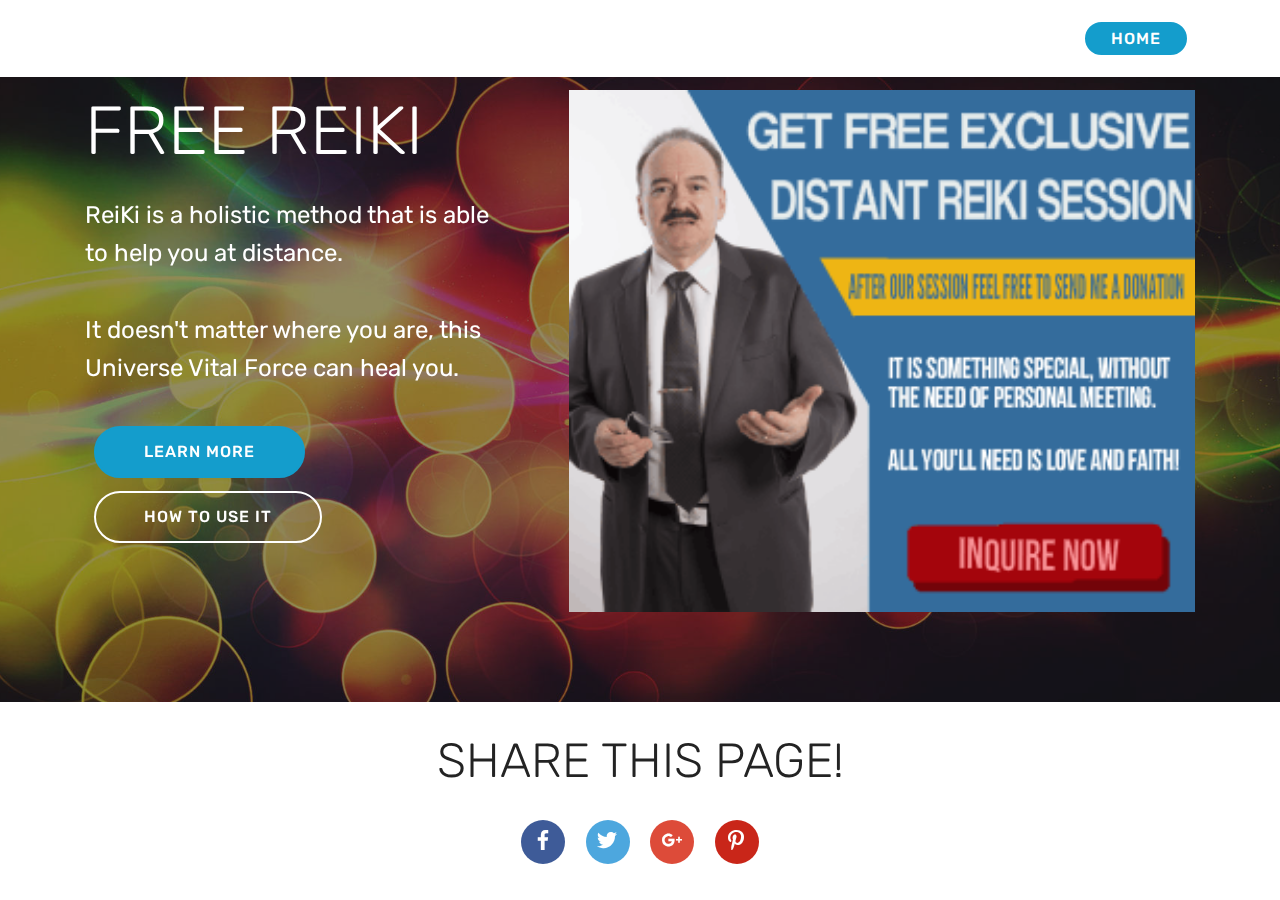
<file: index.html>
<!DOCTYPE html>
<html >
<head>
  <!-- Site made with Mobirise Website Builder v4.9.4, https://mobirise.com -->
  <meta charset="UTF-8">
  <meta http-equiv="X-UA-Compatible" content="IE=edge">
  <meta name="generator" content="Mobirise v4.9.4, mobirise.com">
  <meta name="viewport" content="width=device-width, initial-scale=1, minimum-scale=1">
  <link rel="shortcut icon" href="assets/images/logo2.png" type="image/x-icon">
  <meta name="description" content="Free REIKI">
  <title>Free REIKI</title>
  <link rel="stylesheet" href="assets/tether/tether.min.css">
  <link rel="stylesheet" href="assets/bootstrap/css/bootstrap.min.css">
  <link rel="stylesheet" href="assets/bootstrap/css/bootstrap-grid.min.css">
  <link rel="stylesheet" href="assets/bootstrap/css/bootstrap-reboot.min.css">
  <link rel="stylesheet" href="assets/socicon/css/styles.css">
  <link rel="stylesheet" href="assets/dropdown/css/style.css">
  <link rel="stylesheet" href="assets/theme/css/style.css">
  <link rel="stylesheet" href="assets/mobirise/css/mbr-additional.css" type="text/css">
  
  
  
</head>
<body>
  <section class="menu cid-qQb22oEruo" once="menu" id="menu2-7">

    

    <nav class="navbar navbar-expand beta-menu navbar-dropdown align-items-center navbar-toggleable-sm">
        <button class="navbar-toggler navbar-toggler-right" type="button" data-toggle="collapse" data-target="#navbarSupportedContent" aria-controls="navbarSupportedContent" aria-expanded="false" aria-label="Toggle navigation">
            <div class="hamburger">
                <span></span>
                <span></span>
                <span></span>
                <span></span>
            </div>
        </button>
        <div class="menu-logo">
            <div class="navbar-brand">
                
                <span class="navbar-caption-wrap"><a class="navbar-caption text-black display-1" href="https://mobirise.com"></a></span>
            </div>
        </div>
        <div class="collapse navbar-collapse" id="navbarSupportedContent">
            
            <div class="navbar-buttons mbr-section-btn"><a class="btn btn-sm btn-primary display-4" href="page1.html" target="_blank">HOME</a></div>
        </div>
    </nav>
</section>

<section class="engine"><a href="https://mobirise.info/u">bootstrap html templates</a></section><section class="header3 cid-rhRBQHA97Q mbr-parallax-background" id="header3-8">

    

    <div class="mbr-overlay" style="opacity: 0.5; background-color: rgb(35, 35, 35);">
    </div>

    <div class="container">
        <div class="media-container-row">
            <div class="mbr-figure" style="width: 155%;">
                <a href="page1.html" target="_blank"><img src="assets/images/free-reiki-donation-300x250.png" alt="Mobirise" title=""></a>
            </div>

            <div class="media-content">
                <h1 class="mbr-section-title mbr-white pb-3 mbr-fonts-style display-1">
                    FREE REIKI</h1>
                
                <div class="mbr-section-text mbr-white pb-3 ">
                    <p class="mbr-text mbr-fonts-style display-5">ReiKi is a holistic method that is able to help you at distance. <br><br>
It doesn't matter where you are, this Universe Vital Force can heal you.</p>
                </div>
                <div class="mbr-section-btn"><a class="btn btn-md btn-primary display-4" href="page1.html" target="_blank">LEARN MORE</a>
                    <a class="btn btn-md btn-white-outline display-4" href="https://youtu.be/W5HeyMeC468" target="_blank">HOW TO USE IT</a></div>
            </div>
        </div>
    </div>

</section>

<section class="cid-rhRI5HGoPC" id="social-buttons3-a">
    
    

    

    <div class="container">
        <div class="media-container-row">
            <div class="col-md-8 align-center">
                <h2 class="pb-3 mbr-section-title mbr-fonts-style display-2">
                    SHARE THIS PAGE!
                </h2>
                <div>
                    <div class="mbr-social-likes">
                        <span class="btn btn-social socicon-bg-facebook facebook mx-2" title="Share link on Facebook">
                            <i class="socicon socicon-facebook"></i>
                        </span>
                        <span class="btn btn-social twitter socicon-bg-twitter mx-2" title="Share link on Twitter">
                            <i class="socicon socicon-twitter"></i>
                        </span>
                        <span class="btn btn-social plusone socicon-bg-googleplus mx-2" title="Share link on Google+">
                            <i class="socicon socicon-googleplus"></i>
                        </span>
                        
                        
                        <span class="btn btn-social pinterest socicon-bg-pinterest mx-2" title="Share link on Pinterest">
                            <i class="socicon socicon-pinterest"></i>
                        </span>
                        
                    </div>
                </div>
            </div>
        </div>
    </div>
</section>


  <script src="assets/web/assets/jquery/jquery.min.js"></script>
  <script src="assets/popper/popper.min.js"></script>
  <script src="assets/tether/tether.min.js"></script>
  <script src="assets/bootstrap/js/bootstrap.min.js"></script>
  <script src="assets/sociallikes/social-likes.js"></script>
  <script src="assets/dropdown/js/script.min.js"></script>
  <script src="assets/touchswipe/jquery.touch-swipe.min.js"></script>
  <script src="assets/parallax/jarallax.min.js"></script>
  <script src="assets/smoothscroll/smooth-scroll.js"></script>
  <script src="assets/theme/js/script.js"></script>
  
  
</body>
</html>
</file>
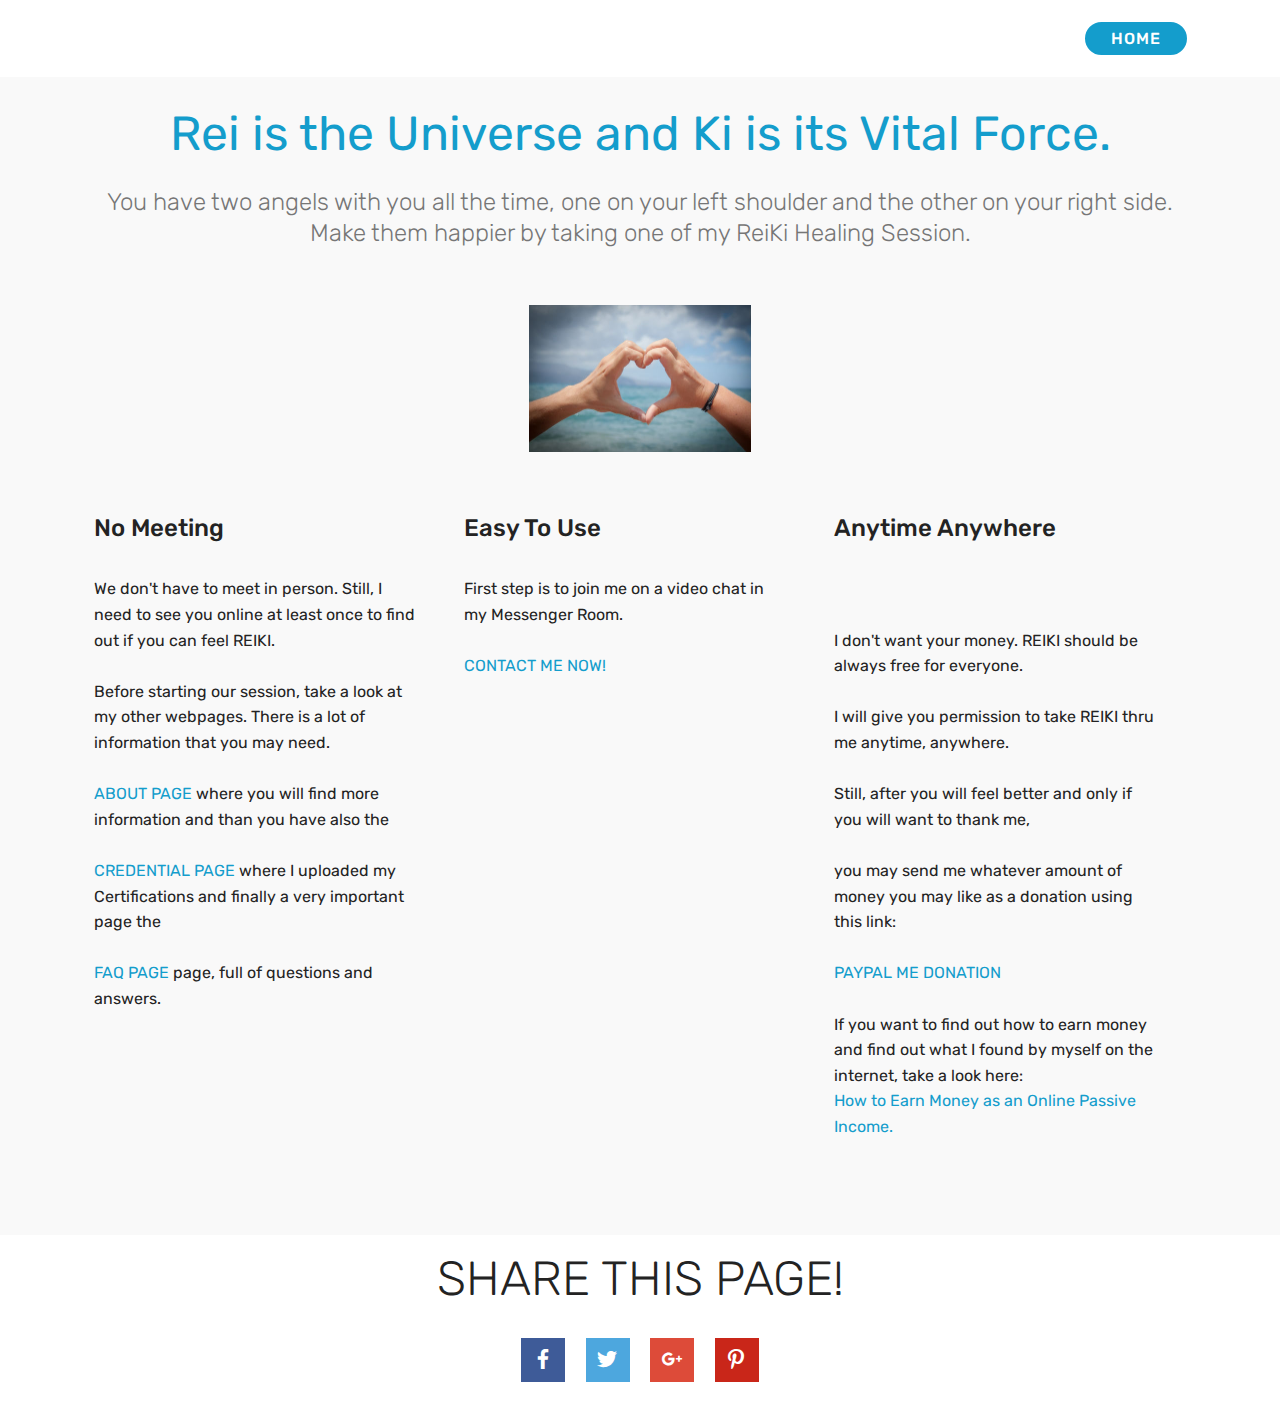
<file: page1.html>
<!DOCTYPE html>
<html >
<head>
  <!-- Site made with Mobirise Website Builder v4.9.4, https://mobirise.com -->
  <meta charset="UTF-8">
  <meta http-equiv="X-UA-Compatible" content="IE=edge">
  <meta name="generator" content="Mobirise v4.9.4, mobirise.com">
  <meta name="viewport" content="width=device-width, initial-scale=1, minimum-scale=1">
  <link rel="shortcut icon" href="assets/images/logo2.png" type="image/x-icon">
  <meta name="description" content="">
  <title>Home</title>
  <link rel="stylesheet" href="assets/web/assets/mobirise-icons/mobirise-icons.css">
  <link rel="stylesheet" href="assets/tether/tether.min.css">
  <link rel="stylesheet" href="assets/bootstrap/css/bootstrap.min.css">
  <link rel="stylesheet" href="assets/bootstrap/css/bootstrap-grid.min.css">
  <link rel="stylesheet" href="assets/bootstrap/css/bootstrap-reboot.min.css">
  <link rel="stylesheet" href="assets/socicon/css/styles.css">
  <link rel="stylesheet" href="assets/dropdown/css/style.css">
  <link rel="stylesheet" href="assets/theme/css/style.css">
  <link rel="stylesheet" href="assets/mobirise/css/mbr-additional.css" type="text/css">
  
  
  
</head>
<body>
  <section class="menu cid-qQb22oEruo" once="menu" id="menu2-3">

    

    <nav class="navbar navbar-expand beta-menu navbar-dropdown align-items-center navbar-toggleable-sm">
        <button class="navbar-toggler navbar-toggler-right" type="button" data-toggle="collapse" data-target="#navbarSupportedContent" aria-controls="navbarSupportedContent" aria-expanded="false" aria-label="Toggle navigation">
            <div class="hamburger">
                <span></span>
                <span></span>
                <span></span>
                <span></span>
            </div>
        </button>
        <div class="menu-logo">
            <div class="navbar-brand">
                
                <span class="navbar-caption-wrap"><a class="navbar-caption text-black display-1" href="https://mobirise.com"></a></span>
            </div>
        </div>
        <div class="collapse navbar-collapse" id="navbarSupportedContent">
            
            <div class="navbar-buttons mbr-section-btn"><a class="btn btn-sm btn-primary display-4" href="page1.html" target="_blank">HOME</a></div>
        </div>
    </nav>
</section>

<section class="engine"><a href="https://mobirise.info/c">web builder</a></section><section class="features14 cid-qQaS8WViv7" id="features14-0">
    
    

    
    <div class="container align-center">
        <h2 class="mbr-section-title pb-3 mbr-fonts-style display-2"><a href="https://yoursoftdeveloper.com/REIKI" target="_blank">Rei is the Universe and Ki is its Vital Force.</a></h2>
        <h3 class="mbr-section-subtitle pb-5 mbr-fonts-style display-5">You have two angels with you all the time, one on your left shoulder and the other on your right side. Make them happier by taking one of my ReiKi Healing Session.</h3>
        <div class="media-container-column">
            <div class="row justify-content-center">
                <div class="card p-4 col-12 col-md-6 col-lg-4">
                    <div class="media pb-3">
                        <div class="card-img align-self-center">
                            
                        </div>
                        <div class="media-body">
                            <h4 class="card-title py-2 align-left mbr-fonts-style display-5">
                                No Meeting</h4>
                        </div>
                    </div>                
                    <div class="card-box align-left">
                        <p class="mbr-text mbr-fonts-style display-7">We don't have to meet in person. Still, I need to see you online at least once to find out if you can feel REIKI.<br><br>Before starting our session, take a look at my other webpages. There is a lot of information that you may need. <br><br><a href="page5.html" target="_blank">ABOUT PAGE</a> where you will find more information and than you have also the <br><br><a href="page4.html" target="_blank">CREDENTIAL PAGE</a> where I uploaded my Certifications and finally a very important page the <br><br><a href="page3.html" target="_blank">FAQ PAGE</a> page, full of questions and answers.<br></p>
                    </div>
                </div>

                <div class="card p-4 col-12 col-md-6 col-lg-4">
                <div class="media pb-3">
                    <div class="card-img align-self-center">
                        
                    </div>
                    <div class="media-body">
                        <h4 class="card-title py-2 align-left mbr-fonts-style display-5">
                                Easy To Use</h4>
                    </div>
                </div>
                    <div class="card-box align-left">
                        <p class="mbr-text mbr-fonts-style display-7">
                            First step is to join me on a video chat in my Messenger Room. 
<br><br><a href="https://msngr.com/ketjsezgprmg" target="_blank">CONTACT ME NOW! </a></p>
                    </div>
                </div>

                <div class="card p-4 col-12 col-md-6 col-lg-4">
                <div class="media pb-3">
                    <div class="card-img align-self-center">
                       
                    </div>
                    <div class="media-body">
                        <h4 class="card-title py-2 align-left mbr-fonts-style display-5">Anytime Anywhere
                        </h4>
                    </div>
                </div>
                    <div class="card-box align-left">
                        <p class="mbr-text mbr-fonts-style display-7"><br><br>
I don't want your money. REIKI should be always free for everyone.<br><br>
I will give you permission to take REIKI thru me anytime, anywhere.<br><br>Still, after you will feel better and only if you will want to thank me, 
<br><br>you may send me whatever amount of money you may like as a donation using this link:<br><br>

<a href="https://paypal.me/grabany?locale.x=en_US" target="blank" >PAYPAL ME DONATION</a>
<br><br>
If you want to find out how to earn money and find out what I found by myself on the internet, take a look here: <br>
<a href="https://grabanything.github.io/easymoney/" target="_blank">How to Earn Money as an Online Passive Income.</a><br><br></p>
                    </div>
                </div>

                
            </div>
            <div class="media-container-row image-row">
                <div class="mbr-figure" style="width: 20%;">
                    <img src="assets/images/6e3fd36ed221bb8fad8db91a-1920-444x295.jpg" alt="Mobirise" title="">
                </div>
            </div>
        </div>
    </div>
</section>

<section class="cid-qQb0K55zgk" id="social-buttons3-1">
    
    

    

    <div class="container">
        <div class="media-container-row">
            <div class="col-md-8 align-center">
                <h2 class="pb-3 mbr-section-title mbr-fonts-style display-2">
                    SHARE THIS PAGE!
                </h2>
                <div>
                    <div class="mbr-social-likes">
                        <span class="btn btn-social socicon-bg-facebook facebook mx-2" title="Share link on Facebook">
                            <i class="socicon socicon-facebook"></i>
                        </span>
                        <span class="btn btn-social twitter socicon-bg-twitter mx-2" title="Share link on Twitter">
                            <i class="socicon socicon-twitter"></i>
                        </span>
                        <span class="btn btn-social plusone socicon-bg-googleplus mx-2" title="Share link on Google+">
                            <i class="socicon socicon-googleplus"></i>
                        </span>
                        
                        
                        <span class="btn btn-social pinterest socicon-bg-pinterest mx-2" title="Share link on Pinterest">
                            <i class="socicon socicon-pinterest"></i>
                        </span>
                        
                    </div>
                </div>
            </div>
        </div>
    </div>
</section>


  <script src="assets/web/assets/jquery/jquery.min.js"></script>
  <script src="assets/popper/popper.min.js"></script>
  <script src="assets/tether/tether.min.js"></script>
  <script src="assets/bootstrap/js/bootstrap.min.js"></script>
  <script src="assets/sociallikes/social-likes.js"></script>
  <script src="assets/dropdown/js/script.min.js"></script>
  <script src="assets/touchswipe/jquery.touch-swipe.min.js"></script>
  <script src="assets/smoothscroll/smooth-scroll.js"></script>
  <script src="assets/theme/js/script.js"></script>
  
  
</body>
</html>
</file>
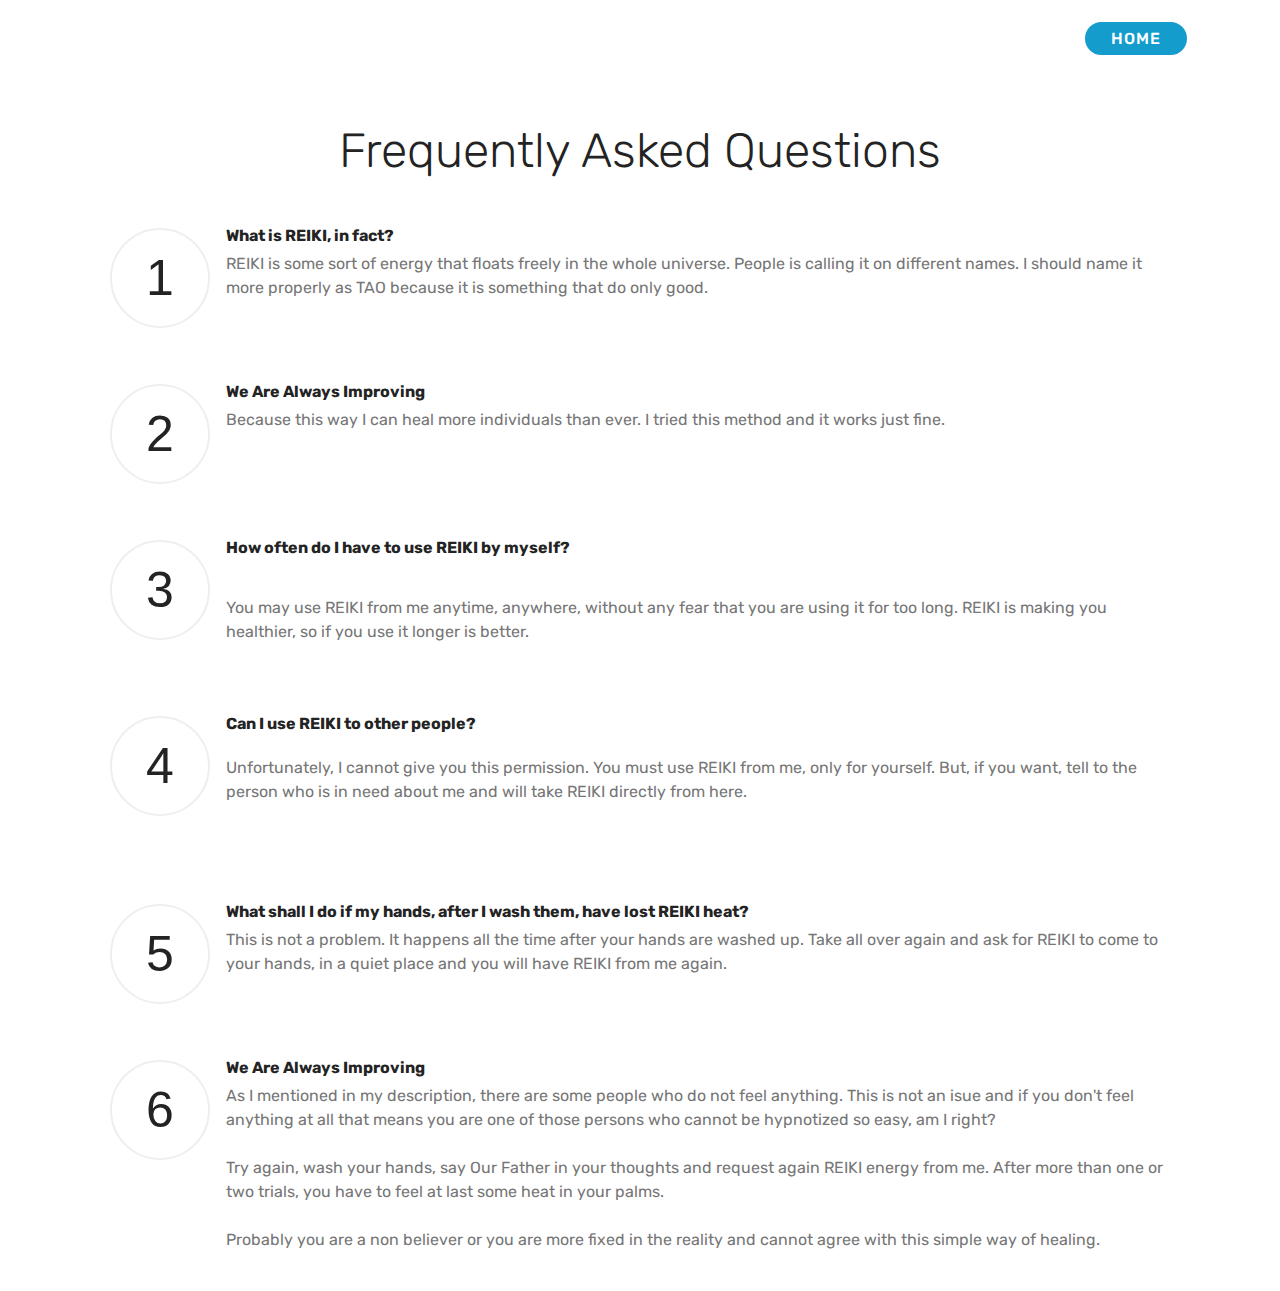
<file: page3.html>
<!DOCTYPE html>
<html >
<head>
  <!-- Site made with Mobirise Website Builder v4.9.1, https://mobirise.com -->
  <meta charset="UTF-8">
  <meta http-equiv="X-UA-Compatible" content="IE=edge">
  <meta name="generator" content="Mobirise v4.9.1, mobirise.com">
  <meta name="viewport" content="width=device-width, initial-scale=1, minimum-scale=1">
  <link rel="shortcut icon" href="assets/images/logo2.png" type="image/x-icon">
  <meta name="description" content="FAQ">
  <title>FAQ</title>
  <link rel="stylesheet" href="assets/tether/tether.min.css">
  <link rel="stylesheet" href="assets/bootstrap/css/bootstrap.min.css">
  <link rel="stylesheet" href="assets/bootstrap/css/bootstrap-grid.min.css">
  <link rel="stylesheet" href="assets/bootstrap/css/bootstrap-reboot.min.css">
  <link rel="stylesheet" href="assets/dropdown/css/style.css">
  <link rel="stylesheet" href="assets/theme/css/style.css">
  <link rel="stylesheet" href="assets/mobirise/css/mbr-additional.css" type="text/css">
  
  
  
</head>
<body>
  <section class="menu cid-qQb22oEruo" once="menu" id="menu2-b">

    

    <nav class="navbar navbar-expand beta-menu navbar-dropdown align-items-center navbar-toggleable-sm">
        <button class="navbar-toggler navbar-toggler-right" type="button" data-toggle="collapse" data-target="#navbarSupportedContent" aria-controls="navbarSupportedContent" aria-expanded="false" aria-label="Toggle navigation">
            <div class="hamburger">
                <span></span>
                <span></span>
                <span></span>
                <span></span>
            </div>
        </button>
        <div class="menu-logo">
            <div class="navbar-brand">
                
                <span class="navbar-caption-wrap"><a class="navbar-caption text-black display-1" href="https://mobirise.com"></a></span>
            </div>
        </div>
        <div class="collapse navbar-collapse" id="navbarSupportedContent">
            
            <div class="navbar-buttons mbr-section-btn"><a class="btn btn-sm btn-primary display-4" href="page1.html" target="_blank">HOME</a></div>
        </div>
    </nav>
</section>

<section class="engine"><a href="https://mobirise.info/k">how to develop your own website</a></section><section class="counters5 counters cid-rhRKwBjo58" id="counters5-c">

    

    

    <div class="container pt-4 mt-2">
        <h2 class="mbr-section-title pb-3 align-center mbr-fonts-style display-2">Frequently Asked Questions</h2>
        
        <div class="row justify-content-center">
            <div class="cards-block">
                <div class="cards-container">
                    <div class="card px-3 align-left col-12">
                        <div class="panel-item p-4 d-flex">
                            <div class="card-img pr-3">
                                <h3 class="img-text d-flex align-items-center justify-content-center">
                                    1
                                </h3>
                            </div>
                            <div class="card-text">
                                <h4 class="mbr-content-title mbr-bold mbr-fonts-style display-7">What is REIKI, in fact?&nbsp;</h4>
                                <p class="mbr-content-text mbr-fonts-style display-7">
                                    REIKI is some sort of energy that floats freely in the whole universe. People is calling it on different names. I should name it more properly as TAO because it is something that do only good.</p>
                            </div>
                        </div>
                    </div>
                    <div class="card px-3 align-left col-12">
                        <div class="panel-item p-4 d-flex">
                            <div class="card-img pr-3">
                                <h3 class="img-text d-flex align-items-center justify-content-center">
                                    2
                                </h3>
                            </div>
                            <div class="card-text">
                                <h4 class="mbr-content-title mbr-bold mbr-fonts-style display-7">We Are Always Improving</h4>
                                <p class="mbr-content-text mbr-fonts-style display-7">Because this way I can heal more individuals than ever. I tried this method and it works just fine.<br><br></p>
                            </div>
                        </div>
                    </div>
                    <div class="card px-3 align-left col-12">
                        <div class="panel-item p-4 d-flex">
                            <div class="card-img pr-3">
                                <h3 class="img-text d-flex align-items-center justify-content-center">
                                    3
                                </h3>
                            </div>
                            <div class="card-text">
                                <h4 class="mbr-content-title mbr-bold mbr-fonts-style display-7">How often do I have to use REIKI by myself?<div><br></div><div><br></div></h4>
                                <p class="mbr-content-text mbr-fonts-style display-7">You may use REIKI from me anytime, anywhere, without any fear that you are using it for too long. REIKI is making you healthier, so if you use it longer is better.<br><br></p>
                            </div>
                        </div>
                    </div>
                    <div class="card px-3 align-left col-12">
                        <div class="panel-item p-4 d-flex">
                            <div class="card-img pr-3">
                                <h3 class="img-text d-flex align-items-center justify-content-center">
                                    4
                                </h3>
                            </div>
                            <div class="card-texts">
                                <h4 class="mbr-content-title mbr-bold mbr-fonts-style display-7">Can I use REIKI to other people?&nbsp;<div><br></div></h4>
                                <p class="mbr-content-text mbr-fonts-style display-7">
                                    Unfortunately, I cannot give you this permission. You must use REIKI from me, only for yourself. But, if you want, tell to the person who is in need about me and will take REIKI directly from here.</p>
                            </div>
                        </div>
                    </div>
                </div>
            </div>
        </div>
    </div>
</section>

<section class="counters5 counters cid-rhRLenSiq3" id="counters5-d">

    

    

    <div class="container pt-4 mt-2">
        
        
        <div class="row justify-content-center">
            <div class="cards-block">
                <div class="cards-container">
                    <div class="card px-3 align-left col-12">
                        <div class="panel-item p-4 d-flex">
                            <div class="card-img pr-3">
                                <h3 class="img-text d-flex align-items-center justify-content-center">
                                    5
                                </h3>
                            </div>
                            <div class="card-text">
                                <h4 class="mbr-content-title mbr-bold mbr-fonts-style display-7">What shall I do if my hands, after I wash them, have lost REIKI heat?&nbsp;</h4>
                                <p class="mbr-content-text mbr-fonts-style display-7">
                                    This is not a problem. It happens all the time after your hands are washed up. Take all over again and ask for REIKI to come to your hands, in a quiet place and you will have REIKI from me again.</p>
                            </div>
                        </div>
                    </div>
                    <div class="card px-3 align-left col-12">
                        <div class="panel-item p-4 d-flex">
                            <div class="card-img pr-3">
                                <h3 class="img-text d-flex align-items-center justify-content-center">
                                    6
                                </h3>
                            </div>
                            <div class="card-text">
                                <h4 class="mbr-content-title mbr-bold mbr-fonts-style display-7">We Are Always Improving</h4>
                                <p class="mbr-content-text mbr-fonts-style display-7">As I mentioned in my description, there are some people who do not feel anything. This is not an isue and if you don't feel anything at all that means you are one of those persons who cannot be hypnotized so easy, am I right?<br><br>Try again, wash your hands, say Our Father in your thoughts and request again REIKI energy from me. After more than one or two trials, you have to feel at last some heat in your palms. <br><br>Probably you are a non believer or you are more fixed in the reality and cannot agree with this simple way of healing.</p>
                            </div>
                        </div>
                    </div>
                    
                    
                </div>
            </div>
        </div>
    </div>
</section>


  <script src="assets/web/assets/jquery/jquery.min.js"></script>
  <script src="assets/popper/popper.min.js"></script>
  <script src="assets/tether/tether.min.js"></script>
  <script src="assets/bootstrap/js/bootstrap.min.js"></script>
  <script src="assets/smoothscroll/smooth-scroll.js"></script>
  <script src="assets/dropdown/js/script.min.js"></script>
  <script src="assets/touchswipe/jquery.touch-swipe.min.js"></script>
  <script src="assets/viewportchecker/jquery.viewportchecker.js"></script>
  <script src="assets/theme/js/script.js"></script>
  
  
</body>
</html>
</file>
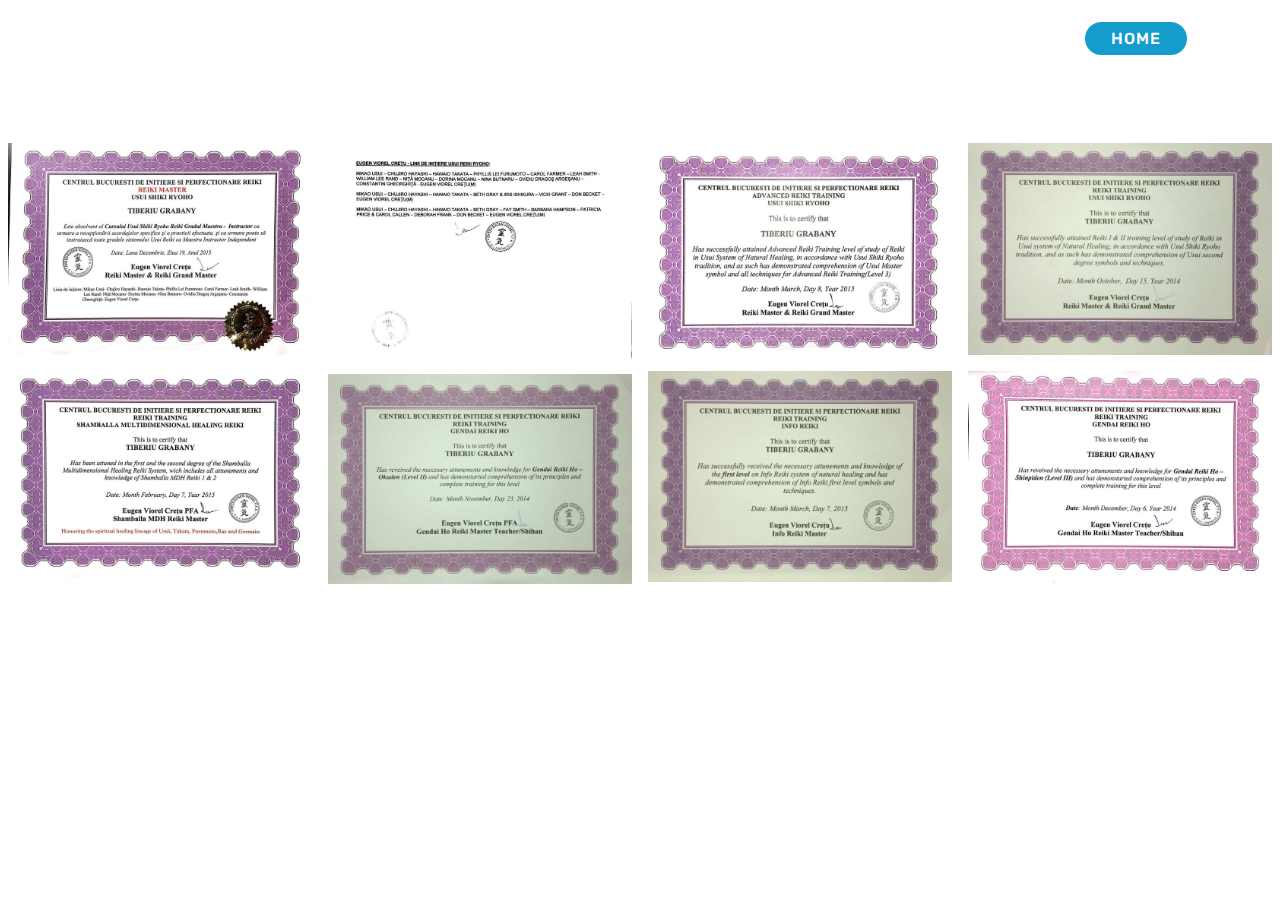
<file: page4.html>
<!DOCTYPE html>
<html >
<head>
  <!-- Site made with Mobirise Website Builder v4.9.1, https://mobirise.com -->
  <meta charset="UTF-8">
  <meta http-equiv="X-UA-Compatible" content="IE=edge">
  <meta name="generator" content="Mobirise v4.9.1, mobirise.com">
  <meta name="viewport" content="width=device-width, initial-scale=1, minimum-scale=1">
  <link rel="shortcut icon" href="assets/images/logo2.png" type="image/x-icon">
  <meta name="description" content="Website Maker Description">
  <title>Credentials</title>
  <link rel="stylesheet" href="assets/web/assets/mobirise-icons/mobirise-icons.css">
  <link rel="stylesheet" href="assets/tether/tether.min.css">
  <link rel="stylesheet" href="assets/bootstrap/css/bootstrap.min.css">
  <link rel="stylesheet" href="assets/bootstrap/css/bootstrap-grid.min.css">
  <link rel="stylesheet" href="assets/bootstrap/css/bootstrap-reboot.min.css">
  <link rel="stylesheet" href="assets/dropdown/css/style.css">
  <link rel="stylesheet" href="assets/theme/css/style.css">
  <link rel="stylesheet" href="assets/gallery/style.css">
  <link rel="stylesheet" href="assets/mobirise/css/mbr-additional.css" type="text/css">
  
  
  
</head>
<body>
  <section class="menu cid-qQb22oEruo" once="menu" id="menu2-e">

    

    <nav class="navbar navbar-expand beta-menu navbar-dropdown align-items-center navbar-toggleable-sm">
        <button class="navbar-toggler navbar-toggler-right" type="button" data-toggle="collapse" data-target="#navbarSupportedContent" aria-controls="navbarSupportedContent" aria-expanded="false" aria-label="Toggle navigation">
            <div class="hamburger">
                <span></span>
                <span></span>
                <span></span>
                <span></span>
            </div>
        </button>
        <div class="menu-logo">
            <div class="navbar-brand">
                
                <span class="navbar-caption-wrap"><a class="navbar-caption text-black display-1" href="https://mobirise.com"></a></span>
            </div>
        </div>
        <div class="collapse navbar-collapse" id="navbarSupportedContent">
            
            <div class="navbar-buttons mbr-section-btn"><a class="btn btn-sm btn-primary display-4" href="page1.html" target="_blank">HOME</a></div>
        </div>
    </nav>
</section>

<section class="engine"><a href="https://mobirise.info/c">free site builder</a></section><section class="mbr-gallery mbr-slider-carousel cid-rhRMnj0X2l" id="gallery1-f">

    

    <div>
        <div><!-- Filter --><!-- Gallery --><div class="mbr-gallery-row"><div class="mbr-gallery-layout-default"><div><div><div class="mbr-gallery-item mbr-gallery-item--p1" data-video-url="false" data-tags="Responsive"><div href="#lb-gallery1-f" data-slide-to="0" data-toggle="modal"><img src="assets/images/usui4-grand-master-1-2000x1394-800x558.jpg" alt="" title=""><span class="icon-focus"></span></div></div><div class="mbr-gallery-item mbr-gallery-item--p1" data-video-url="false" data-tags="Responsive"><div href="#lb-gallery1-f" data-slide-to="1" data-toggle="modal"><img src="assets/images/usui4-grand-master-2-2000x1417-800x567.jpg" alt="" title=""><span class="icon-focus"></span></div></div><div class="mbr-gallery-item mbr-gallery-item--p1" data-video-url="false" data-tags="Responsive"><div href="#lb-gallery1-f" data-slide-to="2" data-toggle="modal"><img src="assets/images/usui3-2000x1394-800x558.jpg" alt="" title=""><span class="icon-focus"></span></div></div><div class="mbr-gallery-item mbr-gallery-item--p1" data-video-url="false" data-tags="Responsive"><div href="#lb-gallery1-f" data-slide-to="3" data-toggle="modal"><img src="assets/images/usui-12-2000x1394-800x558.jpg" alt="" title=""><span class="icon-focus"></span></div></div><div class="mbr-gallery-item mbr-gallery-item--p1" data-video-url="false" data-tags="Responsive"><div href="#lb-gallery1-f" data-slide-to="4" data-toggle="modal"><img src="assets/images/shamballa-12-2000x1364-800x546.jpg" alt="" title=""><span class="icon-focus"></span></div></div><div class="mbr-gallery-item mbr-gallery-item--p1" data-video-url="false" data-tags="Responsive"><div href="#lb-gallery1-f" data-slide-to="5" data-toggle="modal"><img src="assets/images/info-reiki1-2000x1385-800x554.jpg" alt="" title=""><span class="icon-focus"></span></div></div><div class="mbr-gallery-item mbr-gallery-item--p1" data-video-url="false" data-tags="Responsive"><div href="#lb-gallery1-f" data-slide-to="6" data-toggle="modal"><img src="assets/images/gendai-shinpinden3-2000x1394-800x558.jpg" alt="" title=""><span class="icon-focus"></span></div></div><div class="mbr-gallery-item mbr-gallery-item--p1" data-video-url="false" data-tags="Responsive"><div href="#lb-gallery1-f" data-slide-to="7" data-toggle="modal"><img src="assets/images/gendai-okuden2-2000x1382-800x553.jpg" alt="" title=""><span class="icon-focus"></span></div></div></div></div><div class="clearfix"></div></div></div><!-- Lightbox --><div data-app-prevent-settings="" class="mbr-slider modal fade carousel slide" tabindex="-1" data-keyboard="true" data-interval="false" id="lb-gallery1-f"><div class="modal-dialog"><div class="modal-content"><div class="modal-body"><div class="carousel-inner"><div class="carousel-item"><img src="assets/images/usui4-grand-master-1-2000x1394.jpg" alt="" title=""></div><div class="carousel-item"><img src="assets/images/usui4-grand-master-2-2000x1417.jpg" alt="" title=""></div><div class="carousel-item"><img src="assets/images/usui3-2000x1394.jpg" alt="" title=""></div><div class="carousel-item"><img src="assets/images/usui-12-2000x1394.jpg" alt="" title=""></div><div class="carousel-item"><img src="assets/images/shamballa-12-2000x1364.jpg" alt="" title=""></div><div class="carousel-item"><img src="assets/images/info-reiki1-2000x1385.jpg" alt="" title=""></div><div class="carousel-item"><img src="assets/images/gendai-shinpinden3-2000x1394.jpg" alt="" title=""></div><div class="carousel-item active"><img src="assets/images/gendai-okuden2-2000x1382.jpg" alt="" title=""></div></div><a class="carousel-control carousel-control-prev" role="button" data-slide="prev" href="#lb-gallery1-f"><span class="mbri-left mbr-iconfont" aria-hidden="true"></span><span class="sr-only">Previous</span></a><a class="carousel-control carousel-control-next" role="button" data-slide="next" href="#lb-gallery1-f"><span class="mbri-right mbr-iconfont" aria-hidden="true"></span><span class="sr-only">Next</span></a><a class="close" href="#" role="button" data-dismiss="modal"><span class="sr-only">Close</span></a></div></div></div></div></div>
    </div>

</section>


  <script src="assets/web/assets/jquery/jquery.min.js"></script>
  <script src="assets/popper/popper.min.js"></script>
  <script src="assets/tether/tether.min.js"></script>
  <script src="assets/bootstrap/js/bootstrap.min.js"></script>
  <script src="assets/smoothscroll/smooth-scroll.js"></script>
  <script src="assets/dropdown/js/script.min.js"></script>
  <script src="assets/touchswipe/jquery.touch-swipe.min.js"></script>
  <script src="assets/vimeoplayer/jquery.mb.vimeo_player.js"></script>
  <script src="assets/bootstrapcarouselswipe/bootstrap-carousel-swipe.js"></script>
  <script src="assets/masonry/masonry.pkgd.min.js"></script>
  <script src="assets/imagesloaded/imagesloaded.pkgd.min.js"></script>
  <script src="assets/theme/js/script.js"></script>
  <script src="assets/gallery/player.min.js"></script>
  <script src="assets/gallery/script.js"></script>
  <script src="assets/slidervideo/script.js"></script>
  
  
</body>
</html>
</file>
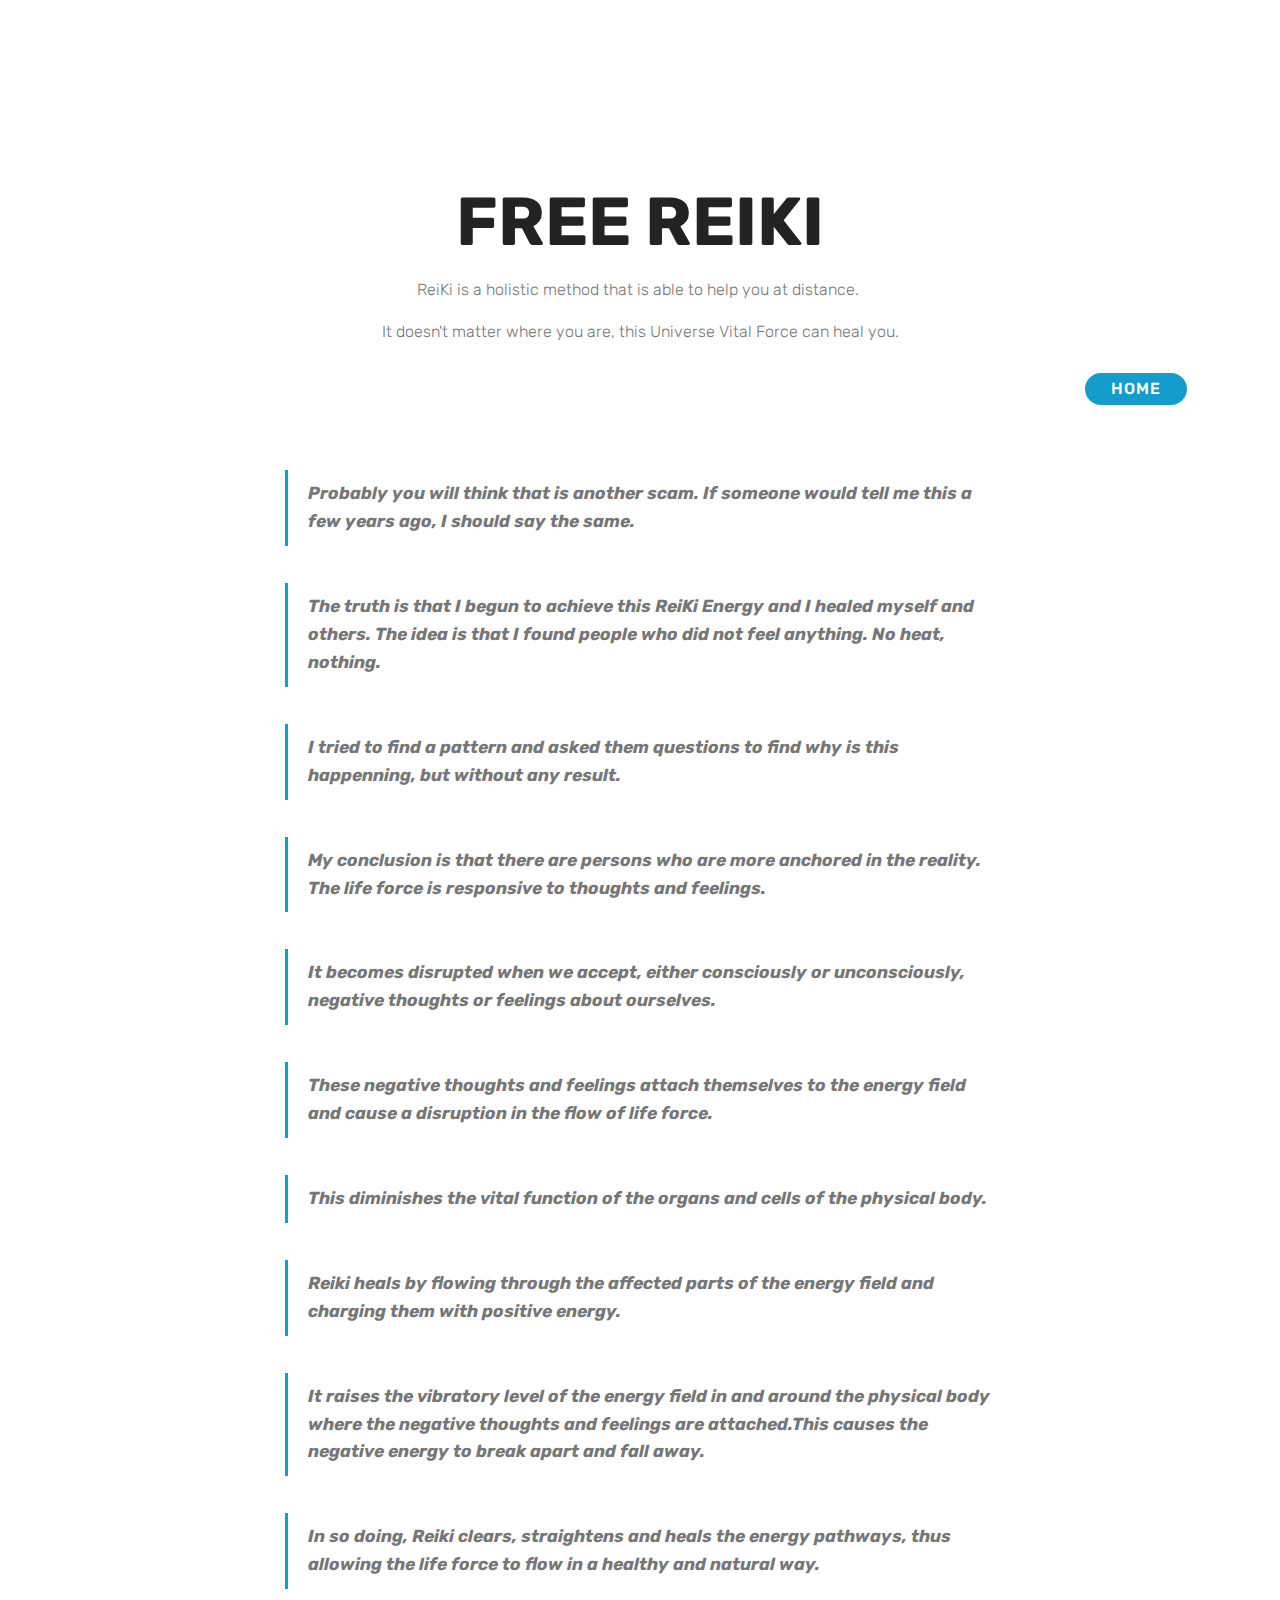
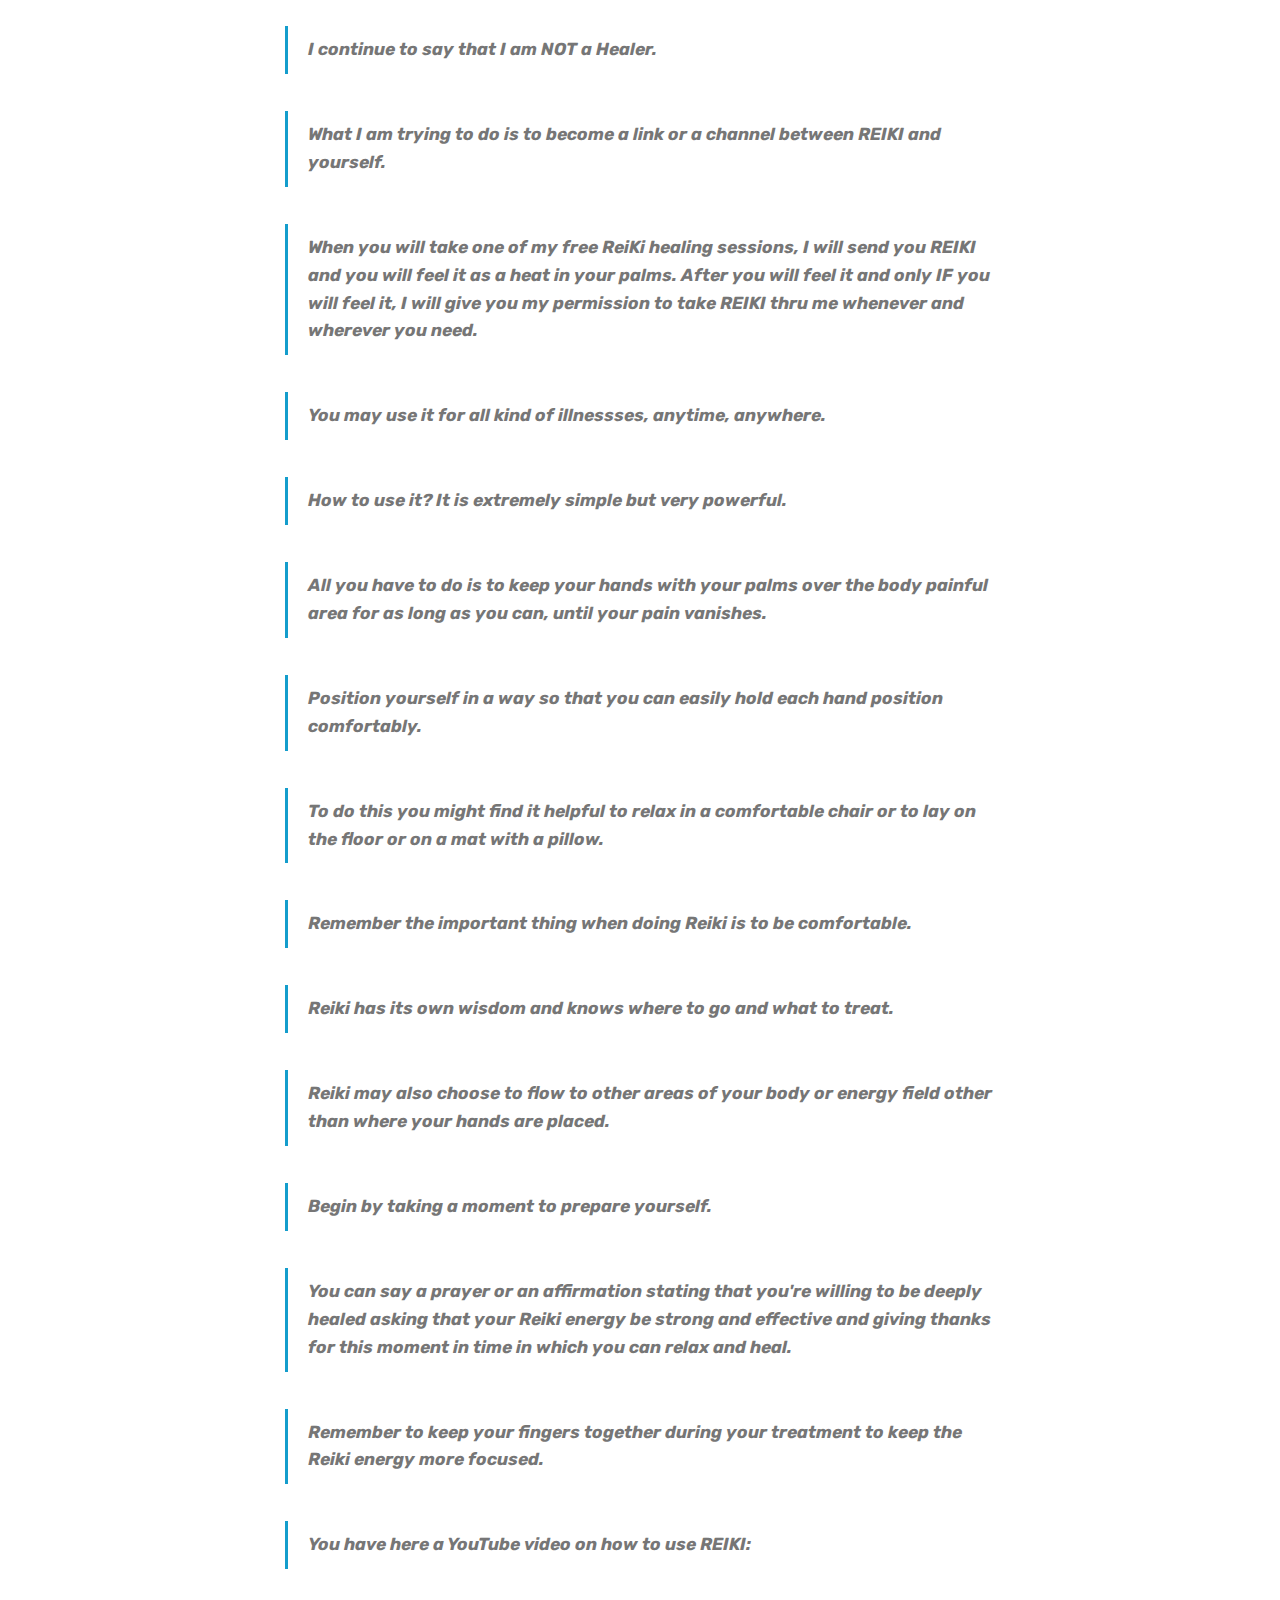
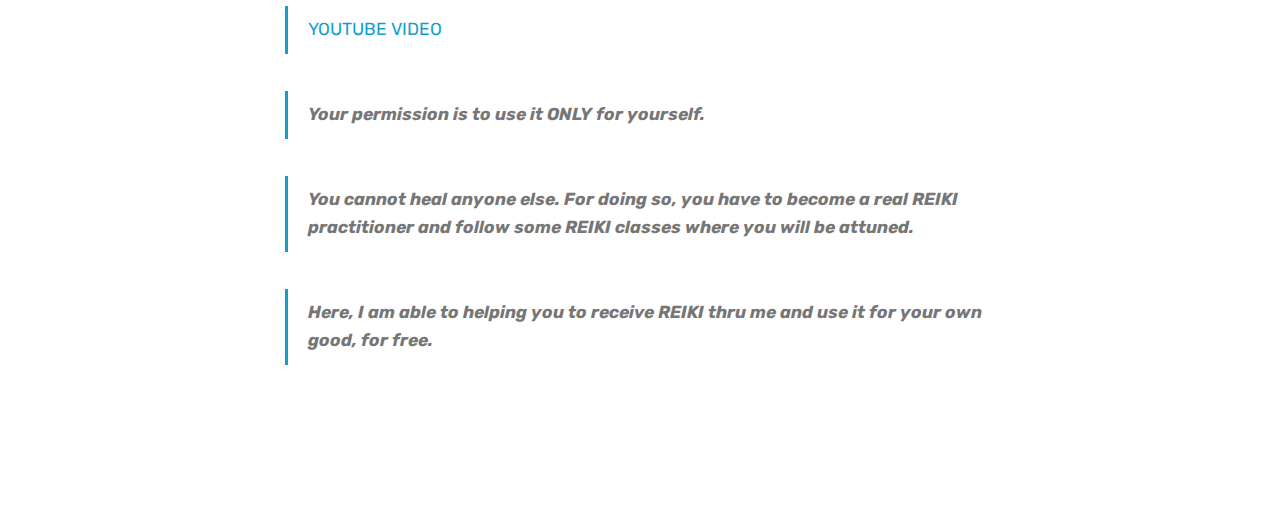
<file: page5.html>
<!DOCTYPE html>
<html >
<head>
  <!-- Site made with Mobirise Website Builder v4.9.1, https://mobirise.com -->
  <meta charset="UTF-8">
  <meta http-equiv="X-UA-Compatible" content="IE=edge">
  <meta name="generator" content="Mobirise v4.9.1, mobirise.com">
  <meta name="viewport" content="width=device-width, initial-scale=1, minimum-scale=1">
  <link rel="shortcut icon" href="assets/images/logo2.png" type="image/x-icon">
  <meta name="description" content="Site Builder Description">
  <title>About</title>
  <link rel="stylesheet" href="assets/tether/tether.min.css">
  <link rel="stylesheet" href="assets/bootstrap/css/bootstrap.min.css">
  <link rel="stylesheet" href="assets/bootstrap/css/bootstrap-grid.min.css">
  <link rel="stylesheet" href="assets/bootstrap/css/bootstrap-reboot.min.css">
  <link rel="stylesheet" href="assets/dropdown/css/style.css">
  <link rel="stylesheet" href="assets/theme/css/style.css">
  <link rel="stylesheet" href="assets/mobirise/css/mbr-additional.css" type="text/css">
  
  
  
</head>
<body>
  <section class="mbr-section content4 cid-rhRTp3ZG9H" id="content4-i">

    

    <div class="container">
        <div class="media-container-row">
            <div class="title col-12 col-md-8">
                <h2 class="align-center pb-3 mbr-fonts-style display-1"><strong>
                    </strong><br><strong>FREE REIKI</strong></h2>
                <h3 class="mbr-section-subtitle align-center mbr-light mbr-fonts-style display-7">ReiKi is a holistic method that is able to help you at distance.&nbsp;<div><br></div><div>It doesn't matter where you are, this Universe Vital Force can heal you.</div></h3>
                
            </div>
        </div>
    </div>
</section>

<section class="engine"><a href="https://mobirise.info/c">site builder</a></section><section class="menu cid-qQb22oEruo" once="menu" id="menu2-g">

    

    <nav class="navbar navbar-expand beta-menu navbar-dropdown align-items-center navbar-toggleable-sm">
        <button class="navbar-toggler navbar-toggler-right" type="button" data-toggle="collapse" data-target="#navbarSupportedContent" aria-controls="navbarSupportedContent" aria-expanded="false" aria-label="Toggle navigation">
            <div class="hamburger">
                <span></span>
                <span></span>
                <span></span>
                <span></span>
            </div>
        </button>
        <div class="menu-logo">
            <div class="navbar-brand">
                
                <span class="navbar-caption-wrap"><a class="navbar-caption text-black display-1" href="https://mobirise.com"></a></span>
            </div>
        </div>
        <div class="collapse navbar-collapse" id="navbarSupportedContent">
            
            <div class="navbar-buttons mbr-section-btn"><a class="btn btn-sm btn-primary display-4" href="page1.html" target="_blank">HOME</a></div>
        </div>
    </nav>
</section>

<section class="mbr-section article content1 cid-rhRSWL3bqS" id="content2-h">

     

    <div class="container">
        <div class="media-container-row">
            <div class="mbr-text col-12 col-md-8 mbr-fonts-style display-7">
                <blockquote><strong>Probably you will think that is another scam. If someone would tell me this a few years ago, I should say the same.</strong></blockquote><blockquote><strong>The truth is that I begun to achieve this ReiKi Energy and I healed myself and others. The idea is that I found people who did not feel anything. No heat, nothing.</strong></blockquote><blockquote><strong>I tried to find a pattern and asked them questions to find why is this happenning, but without any result.</strong></blockquote><blockquote><strong>My conclusion is that there are persons who are more anchored in the reality. The life force is responsive to thoughts and feelings.</strong></blockquote><blockquote><strong>It becomes disrupted when we accept, either consciously or unconsciously, negative thoughts or feelings about ourselves.&nbsp;</strong></blockquote><blockquote><strong>These negative thoughts and feelings attach themselves to the energy field and cause a disruption in the flow of life force.&nbsp;</strong></blockquote><blockquote><strong>This diminishes the vital function of the organs and cells of the physical body.</strong></blockquote><blockquote><strong>Reiki heals by flowing through the affected parts of the energy field and charging them with positive energy.</strong></blockquote><blockquote><strong>It raises the vibratory level of the energy field in and around the physical body where the negative thoughts and feelings are attached.This causes the negative energy to break apart and fall away.&nbsp;</strong></blockquote><blockquote><strong>In so doing, Reiki clears, straightens and heals the energy pathways, thus allowing the life force to flow in a healthy and natural way.</strong></blockquote><blockquote><strong>I continue to say that I am NOT a Healer.&nbsp;</strong></blockquote><blockquote><strong>What I am trying to do is to become a link or a channel between REIKI and yourself.</strong></blockquote><blockquote><strong>When you will take one of my free ReiKi healing sessions, I will send you REIKI and you will feel it as a heat in your palms. After you will feel it and only IF you will feel it, I will give you my permission to take REIKI thru me whenever and wherever you need.</strong></blockquote><blockquote><strong>You may use it for all kind of illnessses, anytime, anywhere.</strong></blockquote><blockquote><strong>How to use it? It is extremely simple but very powerful.</strong></blockquote><blockquote><strong>All you have to do is to keep your hands with your palms over the body painful area for as long as you can, until your pain vanishes.</strong></blockquote><blockquote><strong>Position yourself in a way so that you can easily hold each hand position comfortably.&nbsp;</strong></blockquote><blockquote><strong>To do this you might find it helpful to relax in a comfortable chair or to lay on the floor or on a mat with a pillow.&nbsp;</strong><br></blockquote><blockquote><strong>Remember the important thing when doing Reiki is to be comfortable.&nbsp;</strong></blockquote><blockquote><strong>Reiki has its own wisdom and knows where to go and what to treat.&nbsp;</strong></blockquote><blockquote><strong>Reiki may also choose to flow to other areas of your body or energy field other than where your hands are placed.&nbsp;</strong></blockquote><blockquote><strong>Begin by taking a moment to prepare yourself.&nbsp;</strong></blockquote><blockquote><strong>You can say a prayer or an affirmation stating that you're willing to be deeply healed asking that your Reiki energy be strong and effective and giving thanks for this moment in time in which you can relax and heal.&nbsp;</strong></blockquote><blockquote><strong>Remember to keep your fingers together during your treatment to keep the Reiki energy more focused.&nbsp;</strong></blockquote><blockquote><strong>You have here a YouTube video on how to use REIKI:&nbsp;</strong></blockquote><blockquote><strong><a href="https://youtu.be/W5HeyMeC468" target="_blank">YOUTUBE VIDEO&nbsp;</a></strong></blockquote><blockquote><strong>Your permission is to use it ONLY for yourself.&nbsp;</strong></blockquote><blockquote><strong>You cannot heal anyone else. For doing so, you have to become a real REIKI practitioner and follow some REIKI classes where you will be attuned.</strong></blockquote><blockquote><strong>Here, I am able to helping you to receive REIKI thru me and use it for your own good, for free.</strong></blockquote>
            </div>
        </div>
    </div>
</section>


  <script src="assets/web/assets/jquery/jquery.min.js"></script>
  <script src="assets/popper/popper.min.js"></script>
  <script src="assets/tether/tether.min.js"></script>
  <script src="assets/bootstrap/js/bootstrap.min.js"></script>
  <script src="assets/smoothscroll/smooth-scroll.js"></script>
  <script src="assets/dropdown/js/script.min.js"></script>
  <script src="assets/touchswipe/jquery.touch-swipe.min.js"></script>
  <script src="assets/theme/js/script.js"></script>
  
  
</body>
</html>
</file>
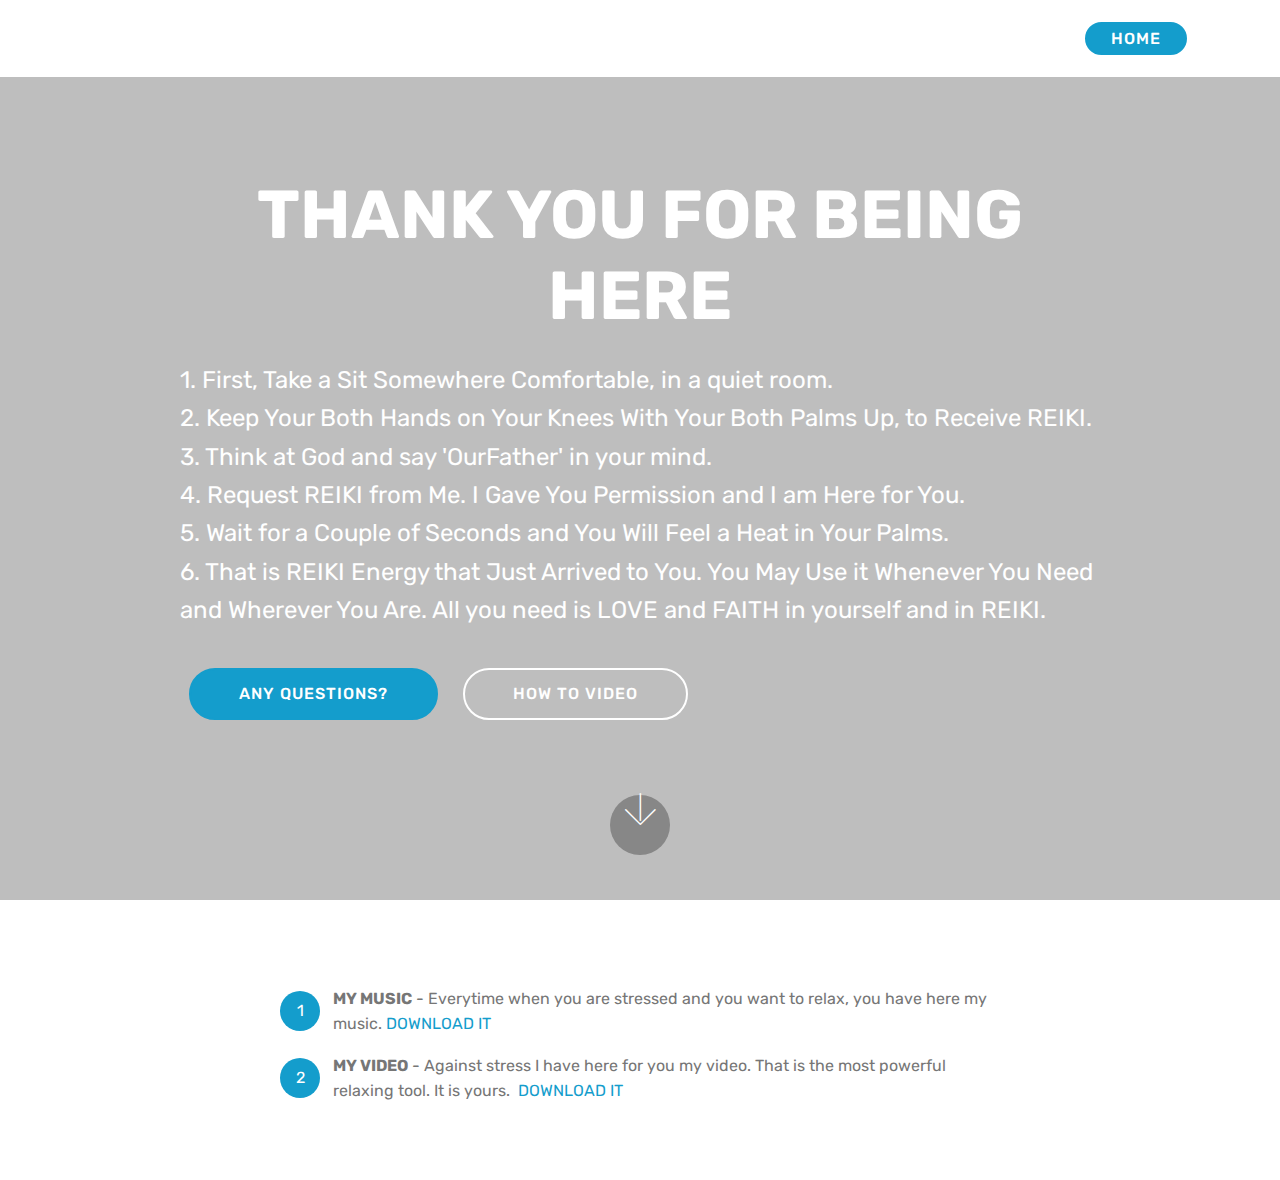
<file: result.html>
<!DOCTYPE html>
<html >
<head>
  <!-- Site made with Mobirise Website Builder v4.9.1, https://mobirise.com -->
  <meta charset="UTF-8">
  <meta http-equiv="X-UA-Compatible" content="IE=edge">
  <meta name="generator" content="Mobirise v4.9.1, mobirise.com">
  <meta name="viewport" content="width=device-width, initial-scale=1, minimum-scale=1">
  <link rel="shortcut icon" href="assets/images/logo2.png" type="image/x-icon">
  <meta name="description" content="Website Builder Description">
  <title>result</title>
  <link rel="stylesheet" href="assets/web/assets/mobirise-icons/mobirise-icons.css">
  <link rel="stylesheet" href="assets/tether/tether.min.css">
  <link rel="stylesheet" href="assets/bootstrap/css/bootstrap.min.css">
  <link rel="stylesheet" href="assets/bootstrap/css/bootstrap-grid.min.css">
  <link rel="stylesheet" href="assets/bootstrap/css/bootstrap-reboot.min.css">
  <link rel="stylesheet" href="assets/dropdown/css/style.css">
  <link rel="stylesheet" href="assets/theme/css/style.css">
  <link rel="stylesheet" href="assets/mobirise/css/mbr-additional.css" type="text/css">
  
  
  
</head>
<body>
  <section class="menu cid-qQb22oEruo" once="menu" id="menu2-4">

    

    <nav class="navbar navbar-expand beta-menu navbar-dropdown align-items-center navbar-toggleable-sm">
        <button class="navbar-toggler navbar-toggler-right" type="button" data-toggle="collapse" data-target="#navbarSupportedContent" aria-controls="navbarSupportedContent" aria-expanded="false" aria-label="Toggle navigation">
            <div class="hamburger">
                <span></span>
                <span></span>
                <span></span>
                <span></span>
            </div>
        </button>
        <div class="menu-logo">
            <div class="navbar-brand">
                
                <span class="navbar-caption-wrap"><a class="navbar-caption text-black display-1" href="https://mobirise.com"></a></span>
            </div>
        </div>
        <div class="collapse navbar-collapse" id="navbarSupportedContent">
            
            <div class="navbar-buttons mbr-section-btn"><a class="btn btn-sm btn-primary display-4" href="page1.html" target="_blank">HOME</a></div>
        </div>
    </nav>
</section>

<section class="engine"><a href="https://mobirise.info">Mobirise</a></section><section class="header6 cid-qTqO9hhY5c mbr-fullscreen" data-bg-video="http://www.youtube.com/watch?v=uNCr7NdOJgw" id="header6-5">

    

    <div class="mbr-overlay" style="opacity: 0.2; background-color: rgb(0, 0, 0);">
    </div>

    <div class="container">
        <div class="row justify-content-md-center">
            <div class="mbr-white col-md-10">
                <h1 class="mbr-section-title align-center mbr-bold pb-3 mbr-fonts-style display-1">THANK YOU FOR BEING HERE</h1>
                <p class="mbr-text align-center pb-3 mbr-fonts-style display-5">1. First, Take a Sit Somewhere Comfortable, in a quiet room.<br>2. Keep Your Both Hands on Your Knees With Your Both Palms Up, to Receive REIKI.<br>3. Think at God and say 'OurFather' in your mind.<br>4. Request REIKI from Me. I Gave You Permission and I am Here for You.<br>5. Wait for a Couple of Seconds and You Will Feel a Heat in Your Palms. <br>6. That is REIKI Energy that Just Arrived to You. You May Use it Whenever You Need and Wherever You Are. All you need is LOVE and FAITH in yourself and in REIKI.</p>
                <div class="mbr-section-btn align-center"><a class="btn btn-md btn-primary display-4" href="http://yoursoftdeveloper.com/REIKI/faq.html" target="_blank">ANY QUESTIONS?</a>
                        <a class="btn btn-md btn-white-outline display-4" href="https://youtu.be/W5HeyMeC468" target="_blank">HOW TO VIDEO</a></div>
            </div>
        </div>
    </div>

    <div class="mbr-arrow hidden-sm-down" aria-hidden="true">
        <a href="#next">
            <i class="mbri-down mbr-iconfont"></i>
        </a>
    </div>
</section>

<section class="mbr-section article content11 cid-qTqP2Fo6YO" id="content11-6">
     

    <div class="container">
        <div class="media-container-row">
            <div class="mbr-text counter-container col-12 col-md-8 mbr-fonts-style display-7">
                <div><strong><br></strong></div><ol>
                    
                    <li><strong>MY MUSIC</strong> - Everytime when you are stressed and you want to relax, you have here my music.&nbsp;<a href="http://yoursoftdeveloper.com/REIKI/REIKIMusic.m4a" target="_blank">DOWNLOAD IT</a></li>
                    <li><strong>MY VIDEO</strong> - Against stress I have here for you my video. That is the most powerful relaxing tool. It is yours. &nbsp;<a href="http://yoursoftdeveloper.com/REIKI/019.mp4" target="_blank">DOWNLOAD IT</a></li>
                </ol>
            </div>
        </div>
    </div>
</section>


  <script src="assets/web/assets/jquery/jquery.min.js"></script>
  <script src="assets/popper/popper.min.js"></script>
  <script src="assets/tether/tether.min.js"></script>
  <script src="assets/bootstrap/js/bootstrap.min.js"></script>
  <script src="assets/dropdown/js/script.min.js"></script>
  <script src="assets/touchswipe/jquery.touch-swipe.min.js"></script>
  <script src="assets/ytplayer/jquery.mb.ytplayer.min.js"></script>
  <script src="assets/vimeoplayer/jquery.mb.vimeo_player.js"></script>
  <script src="assets/smoothscroll/smooth-scroll.js"></script>
  <script src="assets/theme/js/script.js"></script>
  
  
</body>
</html>
</file>
<file: assets/socicon/css/styles.css>
@charset "UTF-8";

@font-face {
  font-family: "socicon";
  src:url("../fonts/socicon.eot");
  src:url("../fonts/socicon.eot?#iefix") format("embedded-opentype"),
    url("../fonts/socicon.woff") format("woff"),
    url("../fonts/socicon.ttf") format("truetype"),
    url("../fonts/socicon.svg#socicon") format("svg");
  font-weight: normal;
  font-style: normal;

}

[data-icon]:before {
  font-family: "socicon" !important;
  content: attr(data-icon);
  font-style: normal !important;
  font-weight: normal !important;
  font-variant: normal !important;
  text-transform: none !important;
  speak: none;
  line-height: 1;
  -webkit-font-smoothing: antialiased;
  -moz-osx-font-smoothing: grayscale;
}

[class^="socicon-"]:before,
[class*=" socicon-"]:before {
  font-family: "socicon" !important;
  font-style: normal !important;
  font-weight: normal !important;
  font-variant: normal !important;
  text-transform: none !important;
  speak: none;
  line-height: 1;
  -webkit-font-smoothing: antialiased;
  -moz-osx-font-smoothing: grayscale;
}

.socicon-modelmayhem:before {
  content: "\e000";
}
.socicon-mixcloud:before {
  content: "\e001";
}
.socicon-drupal:before {
  content: "\e002";
}
.socicon-swarm:before {
  content: "\e003";
}
.socicon-istock:before {
  content: "\e004";
}
.socicon-yammer:before {
  content: "\e005";
}
.socicon-ello:before {
  content: "\e006";
}
.socicon-stackoverflow:before {
  content: "\e007";
}
.socicon-persona:before {
  content: "\e008";
}
.socicon-triplej:before {
  content: "\e009";
}
.socicon-houzz:before {
  content: "\e00a";
}
.socicon-rss:before {
  content: "\e00b";
}
.socicon-paypal:before {
  content: "\e00c";
}
.socicon-odnoklassniki:before {
  content: "\e00d";
}
.socicon-airbnb:before {
  content: "\e00e";
}
.socicon-periscope:before {
  content: "\e00f";
}
.socicon-outlook:before {
  content: "\e010";
}
.socicon-coderwall:before {
  content: "\e011";
}
.socicon-tripadvisor:before {
  content: "\e012";
}
.socicon-appnet:before {
  content: "\e013";
}
.socicon-goodreads:before {
  content: "\e014";
}
.socicon-tripit:before {
  content: "\e015";
}
.socicon-lanyrd:before {
  content: "\e016";
}
.socicon-slideshare:before {
  content: "\e017";
}
.socicon-buffer:before {
  content: "\e018";
}
.socicon-disqus:before {
  content: "\e019";
}
.socicon-vkontakte:before {
  content: "\e01a";
}
.socicon-whatsapp:before {
  content: "\e01b";
}
.socicon-patreon:before {
  content: "\e01c";
}
.socicon-storehouse:before {
  content: "\e01d";
}
.socicon-pocket:before {
  content: "\e01e";
}
.socicon-mail:before {
  content: "\e01f";
}
.socicon-blogger:before {
  content: "\e020";
}
.socicon-technorati:before {
  content: "\e021";
}
.socicon-reddit:before {
  content: "\e022";
}
.socicon-dribbble:before {
  content: "\e023";
}
.socicon-stumbleupon:before {
  content: "\e024";
}
.socicon-digg:before {
  content: "\e025";
}
.socicon-envato:before {
  content: "\e026";
}
.socicon-behance:before {
  content: "\e027";
}
.socicon-delicious:before {
  content: "\e028";
}
.socicon-deviantart:before {
  content: "\e029";
}
.socicon-forrst:before {
  content: "\e02a";
}
.socicon-play:before {
  content: "\e02b";
}
.socicon-zerply:before {
  content: "\e02c";
}
.socicon-wikipedia:before {
  content: "\e02d";
}
.socicon-apple:before {
  content: "\e02e";
}
.socicon-flattr:before {
  content: "\e02f";
}
.socicon-github:before {
  content: "\e030";
}
.socicon-renren:before {
  content: "\e031";
}
.socicon-friendfeed:before {
  content: "\e032";
}
.socicon-newsvine:before {
  content: "\e033";
}
.socicon-identica:before {
  content: "\e034";
}
.socicon-bebo:before {
  content: "\e035";
}
.socicon-zynga:before {
  content: "\e036";
}
.socicon-steam:before {
  content: "\e037";
}
.socicon-xbox:before {
  content: "\e038";
}
.socicon-windows:before {
  content: "\e039";
}
.socicon-qq:before {
  content: "\e03a";
}
.socicon-douban:before {
  content: "\e03b";
}
.socicon-meetup:before {
  content: "\e03c";
}
.socicon-playstation:before {
  content: "\e03d";
}
.socicon-android:before {
  content: "\e03e";
}
.socicon-snapchat:before {
  content: "\e03f";
}
.socicon-twitter:before {
  content: "\e040";
}
.socicon-facebook:before {
  content: "\e041";
}
.socicon-googleplus:before {
  content: "\e042";
}
.socicon-pinterest:before {
  content: "\e043";
}
.socicon-foursquare:before {
  content: "\e044";
}
.socicon-yahoo:before {
  content: "\e045";
}
.socicon-skype:before {
  content: "\e046";
}
.socicon-yelp:before {
  content: "\e047";
}
.socicon-feedburner:before {
  content: "\e048";
}
.socicon-linkedin:before {
  content: "\e049";
}
.socicon-viadeo:before {
  content: "\e04a";
}
.socicon-xing:before {
  content: "\e04b";
}
.socicon-myspace:before {
  content: "\e04c";
}
.socicon-soundcloud:before {
  content: "\e04d";
}
.socicon-spotify:before {
  content: "\e04e";
}
.socicon-grooveshark:before {
  content: "\e04f";
}
.socicon-lastfm:before {
  content: "\e050";
}
.socicon-youtube:before {
  content: "\e051";
}
.socicon-vimeo:before {
  content: "\e052";
}
.socicon-dailymotion:before {
  content: "\e053";
}
.socicon-vine:before {
  content: "\e054";
}
.socicon-flickr:before {
  content: "\e055";
}
.socicon-500px:before {
  content: "\e056";
}
.socicon-wordpress:before {
  content: "\e058";
}
.socicon-tumblr:before {
  content: "\e059";
}
.socicon-twitch:before {
  content: "\e05a";
}
.socicon-8tracks:before {
  content: "\e05b";
}
.socicon-amazon:before {
  content: "\e05c";
}
.socicon-icq:before {
  content: "\e05d";
}
.socicon-smugmug:before {
  content: "\e05e";
}
.socicon-ravelry:before {
  content: "\e05f";
}
.socicon-weibo:before {
  content: "\e060";
}
.socicon-baidu:before {
  content: "\e061";
}
.socicon-angellist:before {
  content: "\e062";
}
.socicon-ebay:before {
  content: "\e063";
}
.socicon-imdb:before {
  content: "\e064";
}
.socicon-stayfriends:before {
  content: "\e065";
}
.socicon-residentadvisor:before {
  content: "\e066";
}
.socicon-google:before {
  content: "\e067";
}
.socicon-yandex:before {
  content: "\e068";
}
.socicon-sharethis:before {
  content: "\e069";
}
.socicon-bandcamp:before {
  content: "\e06a";
}
.socicon-itunes:before {
  content: "\e06b";
}
.socicon-deezer:before {
  content: "\e06c";
}
.socicon-telegram:before {
  content: "\e06e";
}
.socicon-openid:before {
  content: "\e06f";
}
.socicon-amplement:before {
  content: "\e070";
}
.socicon-viber:before {
  content: "\e071";
}
.socicon-zomato:before {
  content: "\e072";
}
.socicon-draugiem:before {
  content: "\e074";
}
.socicon-endomodo:before {
  content: "\e075";
}
.socicon-filmweb:before {
  content: "\e076";
}
.socicon-stackexchange:before {
  content: "\e077";
}
.socicon-wykop:before {
  content: "\e078";
}
.socicon-teamspeak:before {
  content: "\e079";
}
.socicon-teamviewer:before {
  content: "\e07a";
}
.socicon-ventrilo:before {
  content: "\e07b";
}
.socicon-younow:before {
  content: "\e07c";
}
.socicon-raidcall:before {
  content: "\e07d";
}
.socicon-mumble:before {
  content: "\e07e";
}
.socicon-medium:before {
  content: "\e06d";
}
.socicon-bebee:before {
  content: "\e07f";
}
.socicon-hitbox:before {
  content: "\e080";
}
.socicon-reverbnation:before {
  content: "\e081";
}
.socicon-formulr:before {
  content: "\e082";
}
.socicon-instagram:before {
  content: "\e057";
}
.socicon-battlenet:before {
  content: "\e083";
}
.socicon-chrome:before {
  content: "\e084";
}
.socicon-discord:before {
  content: "\e086";
}
.socicon-issuu:before {
  content: "\e087";
}
.socicon-macos:before {
  content: "\e088";
}
.socicon-firefox:before {
  content: "\e089";
}
.socicon-opera:before {
  content: "\e08d";
}
.socicon-keybase:before {
  content: "\e090";
}
.socicon-alliance:before {
  content: "\e091";
}
.socicon-livejournal:before {
  content: "\e092";
}
.socicon-googlephotos:before {
  content: "\e093";
}
.socicon-horde:before {
  content: "\e094";
}
.socicon-etsy:before {
  content: "\e095";
}
.socicon-zapier:before {
  content: "\e096";
}
.socicon-google-scholar:before {
  content: "\e097";
}
.socicon-researchgate:before {
  content: "\e098";
}
.socicon-wechat:before {
  content: "\e099";
}
.socicon-strava:before {
  content: "\e09a";
}
.socicon-line:before {
  content: "\e09b";
}
.socicon-lyft:before {
  content: "\e09c";
}
.socicon-uber:before {
  content: "\e09d";
}
.socicon-songkick:before {
  content: "\e09e";
}
.socicon-viewbug:before {
  content: "\e09f";
}
.socicon-googlegroups:before {
  content: "\e0a0";
}
.socicon-quora:before {
  content: "\e073";
}
.socicon-diablo:before {
  content: "\e085";
}
.socicon-blizzard:before {
  content: "\e0a1";
}
.socicon-hearthstone:before {
  content: "\e08b";
}
.socicon-heroes:before {
  content: "\e08a";
}
.socicon-overwatch:before {
  content: "\e08c";
}
.socicon-warcraft:before {
  content: "\e08e";
}
.socicon-starcraft:before {
  content: "\e08f";
}
.socicon-beam:before {
  content: "\e0a2";
}
.socicon-curse:before {
  content: "\e0a3";
}
.socicon-player:before {
  content: "\e0a4";
}
.socicon-streamjar:before {
  content: "\e0a5";
}
.socicon-nintendo:before {
  content: "\e0a6";
}
.socicon-hellocoton:before {
  content: "\e0a7";
}
</file>
<file: assets/dropdown/css/style.css>
.navbar-dropdown {
  left: 0;
  padding: 0;
  position: absolute;
  right: 0;
  top: 0;
  transition: all 0.45s ease;
  z-index: 1030;
  background: #282828; }
  .navbar-dropdown .navbar-logo {
    margin-right: 0.8rem;
    transition: margin 0.3s ease-in-out;
    vertical-align: middle; }
    .navbar-dropdown .navbar-logo img {
      height: 3.125rem;
      transition: all 0.3s ease-in-out; }
    .navbar-dropdown .navbar-logo.mbr-iconfont {
      font-size: 3.125rem;
      line-height: 3.125rem; }
  .navbar-dropdown .navbar-caption {
    font-weight: 700;
    white-space: normal;
    vertical-align: -4px;
    line-height: 3.125rem !important; }
    .navbar-dropdown .navbar-caption, .navbar-dropdown .navbar-caption:hover {
      color: inherit;
      text-decoration: none; }
  .navbar-dropdown .mbr-iconfont + .navbar-caption {
    vertical-align: -1px; }
  .navbar-dropdown.navbar-fixed-top {
    position: fixed; }
  .navbar-dropdown .navbar-brand span {
    vertical-align: -4px; }
  .navbar-dropdown.bg-color.transparent {
    background: none; }
  .navbar-dropdown.navbar-short .navbar-brand {
    padding: 0.625rem 0; }
    .navbar-dropdown.navbar-short .navbar-brand span {
      vertical-align: -1px; }
  .navbar-dropdown.navbar-short .navbar-caption {
    line-height: 2.375rem !important;
    vertical-align: -2px; }
  .navbar-dropdown.navbar-short .navbar-logo {
    margin-right: 0.5rem; }
    .navbar-dropdown.navbar-short .navbar-logo img {
      height: 2.375rem; }
    .navbar-dropdown.navbar-short .navbar-logo.mbr-iconfont {
      font-size: 2.375rem;
      line-height: 2.375rem; }
  .navbar-dropdown.navbar-short .mbr-table-cell {
    height: 3.625rem; }
  .navbar-dropdown .navbar-close {
    left: 0.6875rem;
    position: fixed;
    top: 0.75rem;
    z-index: 1000; }
  .navbar-dropdown .hamburger-icon {
    content: "";
    display: inline-block;
    vertical-align: middle;
    width: 16px;
    -webkit-box-shadow: 0 -6px 0 1px #282828,0 0 0 1px #282828,0 6px 0 1px #282828;
    -moz-box-shadow: 0 -6px 0 1px #282828,0 0 0 1px #282828,0 6px 0 1px #282828;
    box-shadow: 0 -6px 0 1px #282828,0 0 0 1px #282828,0 6px 0 1px #282828; }

.dropdown-menu .dropdown-toggle[data-toggle="dropdown-submenu"]::after {
  border-bottom: 0.35em solid transparent;
  border-left: 0.35em solid;
  border-right: 0;
  border-top: 0.35em solid transparent;
  margin-left: 0.3rem; }

.dropdown-menu .dropdown-item:focus {
  outline: 0; }

.nav-dropdown {
  font-size: 0.75rem;
  font-weight: 500;
  height: auto !important; }
  .nav-dropdown .nav-btn {
    padding-left: 1rem; }
  .nav-dropdown .link {
    margin: .667em 1.667em;
    font-weight: 500;
    padding: 0;
    transition: color .2s ease-in-out; }
    .nav-dropdown .link.dropdown-toggle {
      margin-right: 2.583em; }
      .nav-dropdown .link.dropdown-toggle::after {
        margin-left: .25rem;
        border-top: 0.35em solid;
        border-right: 0.35em solid transparent;
        border-left: 0.35em solid transparent;
        border-bottom: 0; }
      .nav-dropdown .link.dropdown-toggle[aria-expanded="true"] {
        margin: 0;
        padding: 0.667em 3.263em  0.667em 1.667em; }
  .nav-dropdown .link::after,
  .nav-dropdown .dropdown-item::after {
    color: inherit; }
  .nav-dropdown .btn {
    font-size: 0.75rem;
    font-weight: 700;
    letter-spacing: 0;
    margin-bottom: 0;
    padding-left: 1.25rem;
    padding-right: 1.25rem; }
  .nav-dropdown .dropdown-menu {
    border-radius: 0;
    border: 0;
    left: 0;
    margin: 0;
    padding-bottom: 1.25rem;
    padding-top: 1.25rem;
    position: relative; }
  .nav-dropdown .dropdown-submenu {
    margin-left: 0.125rem;
    top: 0; }
  .nav-dropdown .dropdown-item {
    font-weight: 500;
    line-height: 2;
    padding: 0.3846em 4.615em 0.3846em 1.5385em;
    position: relative;
    transition: color .2s ease-in-out, background-color .2s ease-in-out; }
    .nav-dropdown .dropdown-item::after {
      margin-top: -0.3077em;
      position: absolute;
      right: 1.1538em;
      top: 50%; }
    .nav-dropdown .dropdown-item:focus, .nav-dropdown .dropdown-item:hover {
      background: none; }

@media (max-width: 767px) {
  .nav-dropdown.navbar-toggleable-sm {
    bottom: 0;
    display: none;
    left: 0;
    overflow-x: hidden;
    position: fixed;
    top: 0;
    transform: translateX(-100%);
    -ms-transform: translateX(-100%);
    -webkit-transform: translateX(-100%);
    width: 18.75rem;
    z-index: 999; } }
.nav-dropdown.navbar-toggleable-xl {
  bottom: 0;
  display: none;
  left: 0;
  overflow-x: hidden;
  position: fixed;
  top: 0;
  transform: translateX(-100%);
  -ms-transform: translateX(-100%);
  -webkit-transform: translateX(-100%);
  width: 18.75rem;
  z-index: 999; }

.nav-dropdown-sm {
  display: block !important;
  overflow-x: hidden;
  overflow: auto;
  padding-top: 3.875rem; }
  .nav-dropdown-sm::after {
    content: "";
    display: block;
    height: 3rem;
    width: 100%; }
  .nav-dropdown-sm.collapse.in ~ .navbar-close {
    display: block !important; }
  .nav-dropdown-sm.collapsing, .nav-dropdown-sm.collapse.in {
    transform: translateX(0);
    -ms-transform: translateX(0);
    -webkit-transform: translateX(0);
    transition: all 0.25s ease-out;
    -webkit-transition: all 0.25s ease-out;
    background: #282828; }
  .nav-dropdown-sm.collapsing[aria-expanded="false"] {
    transform: translateX(-100%);
    -ms-transform: translateX(-100%);
    -webkit-transform: translateX(-100%); }
  .nav-dropdown-sm .nav-item {
    display: block;
    margin-left: 0 !important;
    padding-left: 0; }
  .nav-dropdown-sm .link,
  .nav-dropdown-sm .dropdown-item {
    border-top: 1px dotted rgba(255, 255, 255, 0.1);
    font-size: 0.8125rem;
    line-height: 1.6;
    margin: 0 !important;
    padding: 0.875rem 2.4rem 0.875rem 1.5625rem !important;
    position: relative;
    white-space: normal; }
    .nav-dropdown-sm .link:focus, .nav-dropdown-sm .link:hover,
    .nav-dropdown-sm .dropdown-item:focus,
    .nav-dropdown-sm .dropdown-item:hover {
      background: rgba(0, 0, 0, 0.2) !important;
      color: #c0a375; }
  .nav-dropdown-sm .nav-btn {
    position: relative;
    padding: 1.5625rem 1.5625rem 0 1.5625rem; }
    .nav-dropdown-sm .nav-btn::before {
      border-top: 1px dotted rgba(255, 255, 255, 0.1);
      content: "";
      left: 0;
      position: absolute;
      top: 0;
      width: 100%; }
    .nav-dropdown-sm .nav-btn + .nav-btn {
      padding-top: 0.625rem; }
      .nav-dropdown-sm .nav-btn + .nav-btn::before {
        display: none; }
  .nav-dropdown-sm .btn {
    padding: 0.625rem 0; }
  .nav-dropdown-sm .dropdown-toggle[data-toggle="dropdown-submenu"]::after {
    margin-left: .25rem;
    border-top: 0.35em solid;
    border-right: 0.35em solid transparent;
    border-left: 0.35em solid transparent;
    border-bottom: 0; }
  .nav-dropdown-sm .dropdown-toggle[data-toggle="dropdown-submenu"][aria-expanded="true"]::after {
    border-top: 0;
    border-right: 0.35em solid transparent;
    border-left: 0.35em solid transparent;
    border-bottom: 0.35em solid; }
  .nav-dropdown-sm .dropdown-menu {
    margin: 0;
    padding: 0;
    position: relative;
    top: 0;
    left: 0;
    width: 100%;
    border: 0;
    float: none;
    border-radius: 0;
    background: none; }
  .nav-dropdown-sm .dropdown-submenu {
    left: 100%;
    margin-left: 0.125rem;
    margin-top: -1.25rem;
    top: 0; }

.navbar-toggleable-sm .nav-dropdown .dropdown-menu {
  position: absolute; }

.navbar-toggleable-sm .nav-dropdown .dropdown-submenu {
  left: 100%;
  margin-left: 0.125rem;
  margin-top: -1.25rem;
  top: 0; }

.navbar-toggleable-sm.opened .nav-dropdown .dropdown-menu {
  position: relative; }

.navbar-toggleable-sm.opened .nav-dropdown .dropdown-submenu {
  left: 0;
  margin-left: 00rem;
  margin-top: 0rem;
  top: 0; }

.is-builder .nav-dropdown.collapsing {
  transition: none !important; }

/*# sourceMappingURL=style.css.map */
</file>
<file: assets/theme/css/style.css>
/*!
 * Mobirise v4 theme (https://mobirise.com/)
 * Copyright 2017 Mobirise
 */
section {
  background-color: #eeeeee; }

section,
.container,
.container-fluid {
  position: relative;
  word-wrap: break-word; }

a.mbr-iconfont:hover {
  text-decoration: none; }

.article .lead p, .article .lead ul, .article .lead ol, .article .lead pre, .article .lead blockquote {
  margin-bottom: 0; }

a {
  font-style: normal;
  font-weight: 400;
  cursor: pointer; }
  a, a:hover {
    text-decoration: none; }

figure {
  margin-bottom: 0; }

body {
  color: #232323; }

h1, h2, h3, h4, h5, h6,
.h1, .h2, .h3, .h4, .h5, .h6,
.display-1, .display-2, .display-3, .display-4 {
  line-height: 1;
  word-break: break-word;
  word-wrap: break-word; }

b, strong {
  font-weight: bold; }

blockquote {
  padding: 10px 0 10px 20px;
  position: relative;
  border-left: 2px solid;
  border-color: #ff3366; }

input:-webkit-autofill, input:-webkit-autofill:hover, input:-webkit-autofill:focus, input:-webkit-autofill:active {
  transition-delay: 9999s;
  transition-property: background-color, color; }

textarea[type="hidden"] {
  display: none; }

body {
  position: relative; }

section {
  background-position: 50% 50%;
  background-repeat: no-repeat;
  background-size: cover; }
  section .mbr-background-video,
  section .mbr-background-video-preview {
    position: absolute;
    bottom: 0;
    left: 0;
    right: 0;
    top: 0; }

.hidden {
  visibility: hidden; }

.mbr-z-index20 {
  z-index: 20; }

/*! Base colors */
.mbr-white {
  color: #ffffff; }

.mbr-black {
  color: #000000; }

.mbr-bg-white {
  background-color: #ffffff; }

.mbr-bg-black {
  background-color: #000000; }

/*! Text-aligns */
.align-left {
  text-align: left; }

.align-center {
  text-align: center; }

.align-right {
  text-align: right; }

@media (max-width: 767px) {
  .align-left, .align-center, .align-right, .mbr-section-btn, .mbr-section-title {
    text-align: center; } }
/*! Font-weight  */
.mbr-light {
  font-weight: 300; }

.mbr-regular {
  font-weight: 400; }

.mbr-semibold {
  font-weight: 500; }

.mbr-bold {
  font-weight: 700; }

/*! Media  */
.media-size-item {
  -webkit-flex: 1 1 auto;
  -moz-flex: 1 1 auto;
  -ms-flex: 1 1 auto;
  -o-flex: 1 1 auto;
  flex: 1 1 auto; }

.media-content {
  -webkit-flex-basis: 100%;
  flex-basis: 100%; }

.media-container-row {
  display: -ms-flexbox;
  display: -webkit-flex;
  display: flex;
  -webkit-flex-direction: row;
  -ms-flex-direction: row;
  flex-direction: row;
  -webkit-flex-wrap: wrap;
  -ms-flex-wrap: wrap;
  flex-wrap: wrap;
  -webkit-justify-content: center;
  -ms-flex-pack: center;
  justify-content: center;
  -webkit-align-content: center;
  -ms-flex-line-pack: center;
  align-content: center;
  -webkit-align-items: start;
  -ms-flex-align: start;
  align-items: start; }
  .media-container-row .media-size-item {
    width: 400px; }

.media-container-column {
  display: -ms-flexbox;
  display: -webkit-flex;
  display: flex;
  -webkit-flex-direction: column;
  -ms-flex-direction: column;
  flex-direction: column;
  -webkit-flex-wrap: wrap;
  -ms-flex-wrap: wrap;
  flex-wrap: wrap;
  -webkit-justify-content: center;
  -ms-flex-pack: center;
  justify-content: center;
  -webkit-align-content: center;
  -ms-flex-line-pack: center;
  align-content: center;
  -webkit-align-items: stretch;
  -ms-flex-align: stretch;
  align-items: stretch; }
  .media-container-column > * {
    width: 100%; }

@media (min-width: 992px) {
  .media-container-row {
    -webkit-flex-wrap: nowrap;
    -ms-flex-wrap: nowrap;
    flex-wrap: nowrap; } }
figure {
  overflow: hidden; }

figure[mbr-media-size] {
  transition: width 0.1s; }

.mbr-figure img, .mbr-figure iframe {
  display: block;
  width: 100%; }

.card {
  background-color: transparent;
  border: none; }

.card-img {
  text-align: center;
  flex-shrink: 0;
  -webkit-flex-shrink: 0; }

.media {
  max-width: 100%;
  margin: 0 auto; }

.mbr-figure {
  -ms-flex-item-align: center;
  -ms-grid-row-align: center;
  -webkit-align-self: center;
  align-self: center; }

.media-container > div {
  max-width: 100%; }

.mbr-figure img, .card-img img {
  width: 100%; }

@media (max-width: 991px) {
  .media-size-item {
    width: auto !important; }

  .media {
    width: auto; }

  .mbr-figure {
    width: 100% !important; } }
/*! Buttons */
.mbr-section-btn {
  margin-left: -.25rem;
  margin-right: -.25rem;
  font-size: 0; }

nav .mbr-section-btn {
  margin-left: 0rem;
  margin-right: 0rem; }

/*! Btn icon margin */
.btn .mbr-iconfont, .btn.btn-sm .mbr-iconfont {
  cursor: pointer;
  margin-right: 0.5rem; }

.btn.btn-md .mbr-iconfont, .btn.btn-md .mbr-iconfont {
  margin-right: 0.8rem; }

.mbr-regular {
  font-weight: 400; }

.mbr-semibold {
  font-weight: 500; }

.mbr-bold {
  font-weight: 700; }

[type="submit"] {
  -webkit-appearance: none; }

/*! Full-screen */
.mbr-fullscreen .mbr-overlay {
  min-height: 100vh; }

.mbr-fullscreen {
  display: flex;
  display: -webkit-flex;
  display: -moz-flex;
  display: -ms-flex;
  display: -o-flex;
  align-items: center;
  -webkit-align-items: center;
  min-height: 100vh;
  padding-top: 3rem;
  padding-bottom: 3rem; }

/*! Map */
.map {
  height: 25rem;
  position: relative; }
  .map iframe {
    width: 100%;
    height: 100%; }

/* Form */
.form-asterisk {
  font-family: initial;
  position: absolute;
  top: -2px;
  font-weight: normal; }

/*! Scroll to top arrow */
.mbr-arrow-up {
  bottom: 25px;
  right: 90px;
  position: fixed;
  text-align: right;
  z-index: 5000;
  color: #ffffff;
  font-size: 32px;
  transform: rotate(180deg);
  -webkit-transform: rotate(180deg); }

.mbr-arrow-up a {
  background: rgba(0, 0, 0, 0.2);
  border-radius: 3px;
  color: #fff;
  display: inline-block;
  height: 60px;
  width: 60px;
  outline-style: none !important;
  position: relative;
  text-decoration: none;
  transition: all .3s ease-in-out;
  cursor: pointer;
  text-align: center; }
  .mbr-arrow-up a:hover {
    background-color: rgba(0, 0, 0, 0.4); }
  .mbr-arrow-up a i {
    line-height: 60px; }

.mbr-arrow-up-icon {
  display: block;
  color: #fff; }

.mbr-arrow-up-icon::before {
  content: "\203a";
  display: inline-block;
  font-family: serif;
  font-size: 32px;
  line-height: 1;
  font-style: normal;
  position: relative;
  top: 6px;
  left: -4px;
  -webkit-transform: rotate(-90deg);
  transform: rotate(-90deg); }

/*! Arrow Down */
.mbr-arrow {
  position: absolute;
  bottom: 45px;
  left: 50%;
  width: 60px;
  height: 60px;
  cursor: pointer;
  background-color: rgba(80, 80, 80, 0.5);
  border-radius: 50%;
  -webkit-transform: translateX(-50%);
  transform: translateX(-50%); }
  .mbr-arrow > a {
    display: inline-block;
    text-decoration: none;
    outline-style: none;
    -webkit-animation: arrowdown 1.7s ease-in-out infinite;
    animation: arrowdown 1.7s ease-in-out infinite; }
    .mbr-arrow > a > i {
      position: absolute;
      top: -2px;
      left: 15px;
      font-size: 2rem; }

@keyframes arrowdown {
  0% {
    transform: translateY(0px);
    -webkit-transform: translateY(0px); }
  50% {
    transform: translateY(-5px);
    -webkit-transform: translateY(-5px); }
  100% {
    transform: translateY(0px);
    -webkit-transform: translateY(0px); } }
@-webkit-keyframes arrowdown {
  0% {
    transform: translateY(0px);
    -webkit-transform: translateY(0px); }
  50% {
    transform: translateY(-5px);
    -webkit-transform: translateY(-5px); }
  100% {
    transform: translateY(0px);
    -webkit-transform: translateY(0px); } }
@media (max-width: 500px) {
  .mbr-arrow-up {
    left: 50%;
    right: auto;
    transform: translateX(-50%) rotate(180deg);
    -webkit-transform: translateX(-50%) rotate(180deg); } }
/*Gradients animation*/
@keyframes gradient-animation {
  from {
    background-position: 0% 100%;
    animation-timing-function: ease-in-out; }
  to {
    background-position: 100% 0%;
    animation-timing-function: ease-in-out; } }
@-webkit-keyframes gradient-animation {
  from {
    background-position: 0% 100%;
    animation-timing-function: ease-in-out; }
  to {
    background-position: 100% 0%;
    animation-timing-function: ease-in-out; } }
.bg-gradient {
  background-size: 200% 200%;
  animation: gradient-animation 5s infinite alternate;
  -webkit-animation: gradient-animation 5s infinite alternate; }

.menu .navbar-brand {
  display: -webkit-flex; }
  .menu .navbar-brand span {
    display: flex;
    display: -webkit-flex; }
  .menu .navbar-brand .navbar-caption-wrap {
    display: -webkit-flex; }
  .menu .navbar-brand .navbar-logo img {
    display: -webkit-flex; }
@media (min-width: 768px) and (max-width: 991px) {
  .menu .navbar-toggleable-sm .navbar-nav {
    display: -webkit-box;
    display: -webkit-flex;
    display: -ms-flexbox; } }
@media (min-width: 992px) {
  .menu .navbar-nav.nav-dropdown {
    display: -webkit-flex; }
  .menu .navbar-toggleable-sm .navbar-collapse {
    display: -webkit-flex !important; } }
@media (max-width: 767px) {
  .menu .navbar-collapse {
    overflow-y: auto;
    max-height: 80vh; }
  .menu .dropdown-menu {
    max-height: 60vh;
    overflow-y: auto; } }

.navbar {
  display: -webkit-flex;
  -webkit-flex-wrap: wrap;
  -webkit-align-items: center;
  -webkit-justify-content: space-between; }

.navbar-collapse {
  -webkit-flex-basis: 100%;
  -webkit-flex-grow: 1;
  -webkit-align-items: center; }

.nav-dropdown .link {
  padding: .667em 1.667em !important;
  margin: 0 !important; }

.nav {
  display: -webkit-flex;
  -webkit-flex-wrap: wrap; }

.row {
  display: -webkit-flex;
  -webkit-flex-wrap: wrap; }

.justify-content-center {
  -webkit-justify-content: center; }

.form-inline {
  display: -webkit-flex;
  -webkit-flex-flow: row wrap;
  -webkit-align-items: center; }

.card-wrapper {
  -webkit-flex: 1; }

.carousel-control {
  z-index: 10;
  display: -webkit-flex;
  -webkit-align-items: center;
  -webkit-justify-content: center; }

.carousel-controls {
  display: -webkit-flex; }

.media {
  display: -webkit-flex; }

/*# sourceMappingURL=style.css.map */
.engine {
	position: absolute;
	text-indent: -2400px;
	text-align: center;
	padding: 0;
	top: 0;
	left: -2400px;
}
</file>
<file: assets/mobirise/css/mbr-additional.css>
@import url(https://fonts.googleapis.com/css?family=Rubik:300,300i,400,400i,500,500i,700,700i,900,900i);





body {
  font-style: normal;
  line-height: 1.5;
}
.mbr-section-title {
  font-style: normal;
  line-height: 1.2;
}
.mbr-section-subtitle {
  line-height: 1.3;
}
.mbr-text {
  font-style: normal;
  line-height: 1.6;
}
.display-1 {
  font-family: 'Rubik', sans-serif;
  font-size: 4.25rem;
}
.display-1 > .mbr-iconfont {
  font-size: 6.8rem;
}
.display-2 {
  font-family: 'Rubik', sans-serif;
  font-size: 3rem;
}
.display-2 > .mbr-iconfont {
  font-size: 4.8rem;
}
.display-4 {
  font-family: 'Rubik', sans-serif;
  font-size: 1rem;
}
.display-4 > .mbr-iconfont {
  font-size: 1.6rem;
}
.display-5 {
  font-family: 'Rubik', sans-serif;
  font-size: 1.5rem;
}
.display-5 > .mbr-iconfont {
  font-size: 2.4rem;
}
.display-7 {
  font-family: 'Rubik', sans-serif;
  font-size: 1rem;
}
.display-7 > .mbr-iconfont {
  font-size: 1.6rem;
}
/* ---- Fluid typography for mobile devices ---- */
/* 1.4 - font scale ratio ( bootstrap == 1.42857 ) */
/* 100vw - current viewport width */
/* (48 - 20)  48 == 48rem == 768px, 20 == 20rem == 320px(minimal supported viewport) */
/* 0.65 - min scale variable, may vary */
@media (max-width: 768px) {
  .display-1 {
    font-size: 3.4rem;
    font-size: calc( 2.1374999999999997rem + (4.25 - 2.1374999999999997) * ((100vw - 20rem) / (48 - 20)));
    line-height: calc( 1.4 * (2.1374999999999997rem + (4.25 - 2.1374999999999997) * ((100vw - 20rem) / (48 - 20))));
  }
  .display-2 {
    font-size: 2.4rem;
    font-size: calc( 1.7rem + (3 - 1.7) * ((100vw - 20rem) / (48 - 20)));
    line-height: calc( 1.4 * (1.7rem + (3 - 1.7) * ((100vw - 20rem) / (48 - 20))));
  }
  .display-4 {
    font-size: 0.8rem;
    font-size: calc( 1rem + (1 - 1) * ((100vw - 20rem) / (48 - 20)));
    line-height: calc( 1.4 * (1rem + (1 - 1) * ((100vw - 20rem) / (48 - 20))));
  }
  .display-5 {
    font-size: 1.2rem;
    font-size: calc( 1.175rem + (1.5 - 1.175) * ((100vw - 20rem) / (48 - 20)));
    line-height: calc( 1.4 * (1.175rem + (1.5 - 1.175) * ((100vw - 20rem) / (48 - 20))));
  }
}
/* Buttons */
.btn {
  font-weight: 500;
  border-width: 2px;
  font-style: normal;
  letter-spacing: 1px;
  margin: .4rem .8rem;
  white-space: normal;
  -webkit-transition: all 0.3s ease-in-out;
  -moz-transition: all 0.3s ease-in-out;
  transition: all 0.3s ease-in-out;
  display: inline-flex;
  align-items: center;
  justify-content: center;
  word-break: break-word;
  -webkit-align-items: center;
  -webkit-justify-content: center;
  display: -webkit-inline-flex;
  padding: 1rem 3rem;
  border-radius: 3px;
}
.btn-sm {
  font-weight: 500;
  letter-spacing: 1px;
  -webkit-transition: all 0.3s ease-in-out;
  -moz-transition: all 0.3s ease-in-out;
  transition: all 0.3s ease-in-out;
  padding: 0.6rem 1.5rem;
  border-radius: 3px;
}
.btn-md {
  font-weight: 500;
  letter-spacing: 1px;
  margin: .4rem .8rem !important;
  -webkit-transition: all 0.3s ease-in-out;
  -moz-transition: all 0.3s ease-in-out;
  transition: all 0.3s ease-in-out;
  padding: 1rem 3rem;
  border-radius: 3px;
}
.btn-lg {
  font-weight: 500;
  letter-spacing: 1px;
  margin: .4rem .8rem !important;
  -webkit-transition: all 0.3s ease-in-out;
  -moz-transition: all 0.3s ease-in-out;
  transition: all 0.3s ease-in-out;
  padding: 1.2rem 3.2rem;
  border-radius: 3px;
}
.bg-primary {
  background-color: #149dcc !important;
}
.bg-success {
  background-color: #f7ed4a !important;
}
.bg-info {
  background-color: #82786e !important;
}
.bg-warning {
  background-color: #879a9f !important;
}
.bg-danger {
  background-color: #b1a374 !important;
}
.btn-primary,
.btn-primary:active {
  background-color: #149dcc !important;
  border-color: #149dcc !important;
  color: #ffffff !important;
}
.btn-primary:hover,
.btn-primary:focus,
.btn-primary.focus,
.btn-primary.active {
  color: #ffffff !important;
  background-color: #0d6786 !important;
  border-color: #0d6786 !important;
}
.btn-primary.disabled,
.btn-primary:disabled {
  color: #ffffff !important;
  background-color: #0d6786 !important;
  border-color: #0d6786 !important;
}
.btn-secondary,
.btn-secondary:active {
  background-color: #ff3366 !important;
  border-color: #ff3366 !important;
  color: #ffffff !important;
}
.btn-secondary:hover,
.btn-secondary:focus,
.btn-secondary.focus,
.btn-secondary.active {
  color: #ffffff !important;
  background-color: #e50039 !important;
  border-color: #e50039 !important;
}
.btn-secondary.disabled,
.btn-secondary:disabled {
  color: #ffffff !important;
  background-color: #e50039 !important;
  border-color: #e50039 !important;
}
.btn-info,
.btn-info:active {
  background-color: #82786e !important;
  border-color: #82786e !important;
  color: #ffffff !important;
}
.btn-info:hover,
.btn-info:focus,
.btn-info.focus,
.btn-info.active {
  color: #ffffff !important;
  background-color: #59524b !important;
  border-color: #59524b !important;
}
.btn-info.disabled,
.btn-info:disabled {
  color: #ffffff !important;
  background-color: #59524b !important;
  border-color: #59524b !important;
}
.btn-success,
.btn-success:active {
  background-color: #f7ed4a !important;
  border-color: #f7ed4a !important;
  color: #3f3c03 !important;
}
.btn-success:hover,
.btn-success:focus,
.btn-success.focus,
.btn-success.active {
  color: #3f3c03 !important;
  background-color: #eadd0a !important;
  border-color: #eadd0a !important;
}
.btn-success.disabled,
.btn-success:disabled {
  color: #3f3c03 !important;
  background-color: #eadd0a !important;
  border-color: #eadd0a !important;
}
.btn-warning,
.btn-warning:active {
  background-color: #879a9f !important;
  border-color: #879a9f !important;
  color: #ffffff !important;
}
.btn-warning:hover,
.btn-warning:focus,
.btn-warning.focus,
.btn-warning.active {
  color: #ffffff !important;
  background-color: #617479 !important;
  border-color: #617479 !important;
}
.btn-warning.disabled,
.btn-warning:disabled {
  color: #ffffff !important;
  background-color: #617479 !important;
  border-color: #617479 !important;
}
.btn-danger,
.btn-danger:active {
  background-color: #b1a374 !important;
  border-color: #b1a374 !important;
  color: #ffffff !important;
}
.btn-danger:hover,
.btn-danger:focus,
.btn-danger.focus,
.btn-danger.active {
  color: #ffffff !important;
  background-color: #8b7d4e !important;
  border-color: #8b7d4e !important;
}
.btn-danger.disabled,
.btn-danger:disabled {
  color: #ffffff !important;
  background-color: #8b7d4e !important;
  border-color: #8b7d4e !important;
}
.btn-white {
  color: #333333 !important;
}
.btn-white,
.btn-white:active {
  background-color: #ffffff !important;
  border-color: #ffffff !important;
  color: #808080 !important;
}
.btn-white:hover,
.btn-white:focus,
.btn-white.focus,
.btn-white.active {
  color: #808080 !important;
  background-color: #d9d9d9 !important;
  border-color: #d9d9d9 !important;
}
.btn-white.disabled,
.btn-white:disabled {
  color: #808080 !important;
  background-color: #d9d9d9 !important;
  border-color: #d9d9d9 !important;
}
.btn-black,
.btn-black:active {
  background-color: #333333 !important;
  border-color: #333333 !important;
  color: #ffffff !important;
}
.btn-black:hover,
.btn-black:focus,
.btn-black.focus,
.btn-black.active {
  color: #ffffff !important;
  background-color: #0d0d0d !important;
  border-color: #0d0d0d !important;
}
.btn-black.disabled,
.btn-black:disabled {
  color: #ffffff !important;
  background-color: #0d0d0d !important;
  border-color: #0d0d0d !important;
}
.btn-primary-outline,
.btn-primary-outline:active {
  background: none;
  border-color: #0b566f;
  color: #0b566f;
}
.btn-primary-outline:hover,
.btn-primary-outline:focus,
.btn-primary-outline.focus,
.btn-primary-outline.active {
  color: #ffffff;
  background-color: #149dcc;
  border-color: #149dcc;
}
.btn-primary-outline.disabled,
.btn-primary-outline:disabled {
  color: #ffffff !important;
  background-color: #149dcc !important;
  border-color: #149dcc !important;
}
.btn-secondary-outline,
.btn-secondary-outline:active {
  background: none;
  border-color: #cc0033;
  color: #cc0033;
}
.btn-secondary-outline:hover,
.btn-secondary-outline:focus,
.btn-secondary-outline.focus,
.btn-secondary-outline.active {
  color: #ffffff;
  background-color: #ff3366;
  border-color: #ff3366;
}
.btn-secondary-outline.disabled,
.btn-secondary-outline:disabled {
  color: #ffffff !important;
  background-color: #ff3366 !important;
  border-color: #ff3366 !important;
}
.btn-info-outline,
.btn-info-outline:active {
  background: none;
  border-color: #4b453f;
  color: #4b453f;
}
.btn-info-outline:hover,
.btn-info-outline:focus,
.btn-info-outline.focus,
.btn-info-outline.active {
  color: #ffffff;
  background-color: #82786e;
  border-color: #82786e;
}
.btn-info-outline.disabled,
.btn-info-outline:disabled {
  color: #ffffff !important;
  background-color: #82786e !important;
  border-color: #82786e !important;
}
.btn-success-outline,
.btn-success-outline:active {
  background: none;
  border-color: #d2c609;
  color: #d2c609;
}
.btn-success-outline:hover,
.btn-success-outline:focus,
.btn-success-outline.focus,
.btn-success-outline.active {
  color: #3f3c03;
  background-color: #f7ed4a;
  border-color: #f7ed4a;
}
.btn-success-outline.disabled,
.btn-success-outline:disabled {
  color: #3f3c03 !important;
  background-color: #f7ed4a !important;
  border-color: #f7ed4a !important;
}
.btn-warning-outline,
.btn-warning-outline:active {
  background: none;
  border-color: #55666b;
  color: #55666b;
}
.btn-warning-outline:hover,
.btn-warning-outline:focus,
.btn-warning-outline.focus,
.btn-warning-outline.active {
  color: #ffffff;
  background-color: #879a9f;
  border-color: #879a9f;
}
.btn-warning-outline.disabled,
.btn-warning-outline:disabled {
  color: #ffffff !important;
  background-color: #879a9f !important;
  border-color: #879a9f !important;
}
.btn-danger-outline,
.btn-danger-outline:active {
  background: none;
  border-color: #7a6e45;
  color: #7a6e45;
}
.btn-danger-outline:hover,
.btn-danger-outline:focus,
.btn-danger-outline.focus,
.btn-danger-outline.active {
  color: #ffffff;
  background-color: #b1a374;
  border-color: #b1a374;
}
.btn-danger-outline.disabled,
.btn-danger-outline:disabled {
  color: #ffffff !important;
  background-color: #b1a374 !important;
  border-color: #b1a374 !important;
}
.btn-black-outline,
.btn-black-outline:active {
  background: none;
  border-color: #000000;
  color: #000000;
}
.btn-black-outline:hover,
.btn-black-outline:focus,
.btn-black-outline.focus,
.btn-black-outline.active {
  color: #ffffff;
  background-color: #333333;
  border-color: #333333;
}
.btn-black-outline.disabled,
.btn-black-outline:disabled {
  color: #ffffff !important;
  background-color: #333333 !important;
  border-color: #333333 !important;
}
.btn-white-outline,
.btn-white-outline:active,
.btn-white-outline.active {
  background: none;
  border-color: #ffffff;
  color: #ffffff;
}
.btn-white-outline:hover,
.btn-white-outline:focus,
.btn-white-outline.focus {
  color: #333333;
  background-color: #ffffff;
  border-color: #ffffff;
}
.text-primary {
  color: #149dcc !important;
}
.text-secondary {
  color: #ff3366 !important;
}
.text-success {
  color: #f7ed4a !important;
}
.text-info {
  color: #82786e !important;
}
.text-warning {
  color: #879a9f !important;
}
.text-danger {
  color: #b1a374 !important;
}
.text-white {
  color: #ffffff !important;
}
.text-black {
  color: #000000 !important;
}
a.text-primary:hover,
a.text-primary:focus {
  color: #0b566f !important;
}
a.text-secondary:hover,
a.text-secondary:focus {
  color: #cc0033 !important;
}
a.text-success:hover,
a.text-success:focus {
  color: #d2c609 !important;
}
a.text-info:hover,
a.text-info:focus {
  color: #4b453f !important;
}
a.text-warning:hover,
a.text-warning:focus {
  color: #55666b !important;
}
a.text-danger:hover,
a.text-danger:focus {
  color: #7a6e45 !important;
}
a.text-white:hover,
a.text-white:focus {
  color: #b3b3b3 !important;
}
a.text-black:hover,
a.text-black:focus {
  color: #4d4d4d !important;
}
.alert-success {
  background-color: #70c770;
}
.alert-info {
  background-color: #82786e;
}
.alert-warning {
  background-color: #879a9f;
}
.alert-danger {
  background-color: #b1a374;
}
.mbr-section-btn a.btn:not(.btn-form) {
  border-radius: 100px;
}
.mbr-section-btn a.btn:not(.btn-form):hover,
.mbr-section-btn a.btn:not(.btn-form):focus {
  box-shadow: none !important;
}
.mbr-section-btn a.btn:not(.btn-form):hover,
.mbr-section-btn a.btn:not(.btn-form):focus {
  box-shadow: 0 10px 40px 0 rgba(0, 0, 0, 0.2) !important;
  -webkit-box-shadow: 0 10px 40px 0 rgba(0, 0, 0, 0.2) !important;
}
.mbr-gallery-filter li a {
  border-radius: 100px !important;
}
.mbr-gallery-filter li.active .btn {
  background-color: #149dcc;
  border-color: #149dcc;
  color: #ffffff;
}
.mbr-gallery-filter li.active .btn:focus {
  box-shadow: none;
}
.nav-tabs .nav-link {
  border-radius: 100px !important;
}
.btn-form {
  border-radius: 0;
}
.btn-form:hover {
  cursor: pointer;
}
a,
a:hover {
  color: #149dcc;
}
.mbr-plan-header.bg-primary .mbr-plan-subtitle,
.mbr-plan-header.bg-primary .mbr-plan-price-desc {
  color: #b4e6f8;
}
.mbr-plan-header.bg-success .mbr-plan-subtitle,
.mbr-plan-header.bg-success .mbr-plan-price-desc {
  color: #ffffff;
}
.mbr-plan-header.bg-info .mbr-plan-subtitle,
.mbr-plan-header.bg-info .mbr-plan-price-desc {
  color: #beb8b2;
}
.mbr-plan-header.bg-warning .mbr-plan-subtitle,
.mbr-plan-header.bg-warning .mbr-plan-price-desc {
  color: #ced6d8;
}
.mbr-plan-header.bg-danger .mbr-plan-subtitle,
.mbr-plan-header.bg-danger .mbr-plan-price-desc {
  color: #dfd9c6;
}
/* Scroll to top button*/
.scrollToTop_wraper {
  display: none;
}
#scrollToTop a i:before {
  content: '';
  position: absolute;
  height: 40%;
  top: 25%;
  background: #fff;
  width: 2px;
  left: calc(50% - 1px);
}
#scrollToTop a i:after {
  content: '';
  position: absolute;
  display: block;
  border-top: 2px solid #fff;
  border-right: 2px solid #fff;
  width: 40%;
  height: 40%;
  left: 30%;
  bottom: 30%;
  transform: rotate(135deg);
  -webkit-transform: rotate(135deg);
}
/* Others*/
.note-check a[data-value=Rubik] {
  font-style: normal;
}
.mbr-arrow a {
  color: #ffffff;
}
@media (max-width: 767px) {
  .mbr-arrow {
    display: none;
  }
}
.form-control-label {
  position: relative;
  cursor: pointer;
  margin-bottom: .357em;
  padding: 0;
}
.alert {
  color: #ffffff;
  border-radius: 0;
  border: 0;
  font-size: .875rem;
  line-height: 1.5;
  margin-bottom: 1.875rem;
  padding: 1.25rem;
  position: relative;
}
.alert.alert-form::after {
  background-color: inherit;
  bottom: -7px;
  content: "";
  display: block;
  height: 14px;
  left: 50%;
  margin-left: -7px;
  position: absolute;
  transform: rotate(45deg);
  width: 14px;
  -webkit-transform: rotate(45deg);
}
.form-control {
  background-color: #f5f5f5;
  box-shadow: none;
  color: #565656;
  font-family: 'Rubik', sans-serif;
  font-size: 1rem;
  line-height: 1.43;
  min-height: 3.5em;
  padding: 1.07em .5em;
}
.form-control > .mbr-iconfont {
  font-size: 1.6rem;
}
.form-control,
.form-control:focus {
  border: 1px solid #e8e8e8;
}
.form-active .form-control:invalid {
  border-color: red;
}
.mbr-overlay {
  background-color: #000;
  bottom: 0;
  left: 0;
  opacity: .5;
  position: absolute;
  right: 0;
  top: 0;
  z-index: 0;
}
blockquote {
  font-style: italic;
  padding: 10px 0 10px 20px;
  font-size: 1.09rem;
  position: relative;
  border-color: #149dcc;
  border-width: 3px;
}
ul,
ol,
pre,
blockquote {
  margin-bottom: 2.3125rem;
}
pre {
  background: #f4f4f4;
  padding: 10px 24px;
  white-space: pre-wrap;
}
.inactive {
  -webkit-user-select: none;
  -moz-user-select: none;
  -ms-user-select: none;
  user-select: none;
  pointer-events: none;
  -webkit-user-drag: none;
  user-drag: none;
}
.mbr-section__comments .row {
  justify-content: center;
  -webkit-justify-content: center;
}
/* Forms */
.mbr-form .btn {
  margin: .4rem 0;
}
.mbr-form .input-group-btn a.btn {
  border-radius: 100px !important;
}
.mbr-form .input-group-btn a.btn:hover {
  box-shadow: 0 10px 40px 0 rgba(0, 0, 0, 0.2);
}
.mbr-form .input-group-btn button[type="submit"] {
  border-radius: 100px !important;
  padding: 1rem 3rem;
}
.mbr-form .input-group-btn button[type="submit"]:hover {
  box-shadow: 0 10px 40px 0 rgba(0, 0, 0, 0.2);
}
.form2 .form-control {
  border-top-left-radius: 100px;
  border-bottom-left-radius: 100px;
}
.form2 .input-group-btn a.btn {
  border-top-left-radius: 0 !important;
  border-bottom-left-radius: 0 !important;
}
.form2 .input-group-btn button[type="submit"] {
  border-top-left-radius: 0 !important;
  border-bottom-left-radius: 0 !important;
}
.form3 input[type="email"] {
  border-radius: 100px !important;
}
@media (max-width: 349px) {
  .form2 input[type="email"] {
    border-radius: 100px !important;
  }
  .form2 .input-group-btn a.btn {
    border-radius: 100px !important;
  }
  .form2 .input-group-btn button[type="submit"] {
    border-radius: 100px !important;
  }
}
@media (max-width: 767px) {
  .btn {
    font-size: .75rem !important;
  }
  .btn .mbr-iconfont {
    font-size: 1rem !important;
  }
}
/* Social block */
.btn-social {
  font-size: 20px;
  border-radius: 50%;
  padding: 0;
  width: 44px;
  height: 44px;
  line-height: 44px;
  text-align: center;
  position: relative;
  border: 2px solid #c0a375;
  border-color: #149dcc;
  color: #232323;
  cursor: pointer;
}
.btn-social i {
  top: 0;
  line-height: 44px;
  width: 44px;
}
.btn-social:hover {
  color: #fff;
  background: #149dcc;
}
.btn-social + .btn {
  margin-left: .1rem;
}
/* Footer */
.mbr-footer-content li::before,
.mbr-footer .mbr-contacts li::before {
  background: #149dcc;
}
.mbr-footer-content li a:hover,
.mbr-footer .mbr-contacts li a:hover {
  color: #149dcc;
}
.footer3 input[type="email"],
.footer4 input[type="email"] {
  border-radius: 100px !important;
}
.footer3 .input-group-btn a.btn,
.footer4 .input-group-btn a.btn {
  border-radius: 100px !important;
}
.footer3 .input-group-btn button[type="submit"],
.footer4 .input-group-btn button[type="submit"] {
  border-radius: 100px !important;
}
/* Headers*/
.header13 .form-inline input[type="email"],
.header14 .form-inline input[type="email"] {
  border-radius: 100px;
}
.header13 .form-inline input[type="text"],
.header14 .form-inline input[type="text"] {
  border-radius: 100px;
}
.header13 .form-inline input[type="tel"],
.header14 .form-inline input[type="tel"] {
  border-radius: 100px;
}
.header13 .form-inline a.btn,
.header14 .form-inline a.btn {
  border-radius: 100px;
}
.header13 .form-inline button,
.header14 .form-inline button {
  border-radius: 100px !important;
}
.offset-1 {
  margin-left: 8.33333%;
}
.offset-2 {
  margin-left: 16.66667%;
}
.offset-3 {
  margin-left: 25%;
}
.offset-4 {
  margin-left: 33.33333%;
}
.offset-5 {
  margin-left: 41.66667%;
}
.offset-6 {
  margin-left: 50%;
}
.offset-7 {
  margin-left: 58.33333%;
}
.offset-8 {
  margin-left: 66.66667%;
}
.offset-9 {
  margin-left: 75%;
}
.offset-10 {
  margin-left: 83.33333%;
}
.offset-11 {
  margin-left: 91.66667%;
}
@media (min-width: 576px) {
  .offset-sm-0 {
    margin-left: 0%;
  }
  .offset-sm-1 {
    margin-left: 8.33333%;
  }
  .offset-sm-2 {
    margin-left: 16.66667%;
  }
  .offset-sm-3 {
    margin-left: 25%;
  }
  .offset-sm-4 {
    margin-left: 33.33333%;
  }
  .offset-sm-5 {
    margin-left: 41.66667%;
  }
  .offset-sm-6 {
    margin-left: 50%;
  }
  .offset-sm-7 {
    margin-left: 58.33333%;
  }
  .offset-sm-8 {
    margin-left: 66.66667%;
  }
  .offset-sm-9 {
    margin-left: 75%;
  }
  .offset-sm-10 {
    margin-left: 83.33333%;
  }
  .offset-sm-11 {
    margin-left: 91.66667%;
  }
}
@media (min-width: 768px) {
  .offset-md-0 {
    margin-left: 0%;
  }
  .offset-md-1 {
    margin-left: 8.33333%;
  }
  .offset-md-2 {
    margin-left: 16.66667%;
  }
  .offset-md-3 {
    margin-left: 25%;
  }
  .offset-md-4 {
    margin-left: 33.33333%;
  }
  .offset-md-5 {
    margin-left: 41.66667%;
  }
  .offset-md-6 {
    margin-left: 50%;
  }
  .offset-md-7 {
    margin-left: 58.33333%;
  }
  .offset-md-8 {
    margin-left: 66.66667%;
  }
  .offset-md-9 {
    margin-left: 75%;
  }
  .offset-md-10 {
    margin-left: 83.33333%;
  }
  .offset-md-11 {
    margin-left: 91.66667%;
  }
}
@media (min-width: 992px) {
  .offset-lg-0 {
    margin-left: 0%;
  }
  .offset-lg-1 {
    margin-left: 8.33333%;
  }
  .offset-lg-2 {
    margin-left: 16.66667%;
  }
  .offset-lg-3 {
    margin-left: 25%;
  }
  .offset-lg-4 {
    margin-left: 33.33333%;
  }
  .offset-lg-5 {
    margin-left: 41.66667%;
  }
  .offset-lg-6 {
    margin-left: 50%;
  }
  .offset-lg-7 {
    margin-left: 58.33333%;
  }
  .offset-lg-8 {
    margin-left: 66.66667%;
  }
  .offset-lg-9 {
    margin-left: 75%;
  }
  .offset-lg-10 {
    margin-left: 83.33333%;
  }
  .offset-lg-11 {
    margin-left: 91.66667%;
  }
}
@media (min-width: 1200px) {
  .offset-xl-0 {
    margin-left: 0%;
  }
  .offset-xl-1 {
    margin-left: 8.33333%;
  }
  .offset-xl-2 {
    margin-left: 16.66667%;
  }
  .offset-xl-3 {
    margin-left: 25%;
  }
  .offset-xl-4 {
    margin-left: 33.33333%;
  }
  .offset-xl-5 {
    margin-left: 41.66667%;
  }
  .offset-xl-6 {
    margin-left: 50%;
  }
  .offset-xl-7 {
    margin-left: 58.33333%;
  }
  .offset-xl-8 {
    margin-left: 66.66667%;
  }
  .offset-xl-9 {
    margin-left: 75%;
  }
  .offset-xl-10 {
    margin-left: 83.33333%;
  }
  .offset-xl-11 {
    margin-left: 91.66667%;
  }
}
.navbar-toggler {
  -webkit-align-self: flex-start;
  -ms-flex-item-align: start;
  align-self: flex-start;
  padding: 0.25rem 0.75rem;
  font-size: 1.25rem;
  line-height: 1;
  background: transparent;
  border: 1px solid transparent;
  -webkit-border-radius: 0.25rem;
  border-radius: 0.25rem;
}
.navbar-toggler:focus,
.navbar-toggler:hover {
  text-decoration: none;
}
.navbar-toggler-icon {
  display: inline-block;
  width: 1.5em;
  height: 1.5em;
  vertical-align: middle;
  content: "";
  background: no-repeat center center;
  -webkit-background-size: 100% 100%;
  -o-background-size: 100% 100%;
  background-size: 100% 100%;
}
.navbar-toggler-left {
  position: absolute;
  left: 1rem;
}
.navbar-toggler-right {
  position: absolute;
  right: 1rem;
}
@media (max-width: 575px) {
  .navbar-toggleable .navbar-nav .dropdown-menu {
    position: static;
    float: none;
  }
  .navbar-toggleable > .container {
    padding-right: 0;
    padding-left: 0;
  }
}
@media (min-width: 576px) {
  .navbar-toggleable {
    -webkit-box-orient: horizontal;
    -webkit-box-direction: normal;
    -webkit-flex-direction: row;
    -ms-flex-direction: row;
    flex-direction: row;
    -webkit-flex-wrap: nowrap;
    -ms-flex-wrap: nowrap;
    flex-wrap: nowrap;
    -webkit-box-align: center;
    -webkit-align-items: center;
    -ms-flex-align: center;
    align-items: center;
  }
  .navbar-toggleable .navbar-nav {
    -webkit-box-orient: horizontal;
    -webkit-box-direction: normal;
    -webkit-flex-direction: row;
    -ms-flex-direction: row;
    flex-direction: row;
  }
  .navbar-toggleable .navbar-nav .nav-link {
    padding-right: .5rem;
    padding-left: .5rem;
  }
  .navbar-toggleable > .container {
    display: -webkit-box;
    display: -webkit-flex;
    display: -ms-flexbox;
    display: flex;
    -webkit-flex-wrap: nowrap;
    -ms-flex-wrap: nowrap;
    flex-wrap: nowrap;
    -webkit-box-align: center;
    -webkit-align-items: center;
    -ms-flex-align: center;
    align-items: center;
  }
  .navbar-toggleable .navbar-collapse {
    display: -webkit-box !important;
    display: -webkit-flex !important;
    display: -ms-flexbox !important;
    display: flex !important;
    width: 100%;
  }
  .navbar-toggleable .navbar-toggler {
    display: none;
  }
}
@media (max-width: 767px) {
  .navbar-toggleable-sm .navbar-nav .dropdown-menu {
    position: static;
    float: none;
  }
  .navbar-toggleable-sm > .container {
    padding-right: 0;
    padding-left: 0;
  }
}
@media (min-width: 768px) {
  .navbar-toggleable-sm {
    -webkit-box-orient: horizontal;
    -webkit-box-direction: normal;
    -webkit-flex-direction: row;
    -ms-flex-direction: row;
    flex-direction: row;
    -webkit-flex-wrap: nowrap;
    -ms-flex-wrap: nowrap;
    flex-wrap: nowrap;
    -webkit-box-align: center;
    -webkit-align-items: center;
    -ms-flex-align: center;
    align-items: center;
  }
  .navbar-toggleable-sm .navbar-nav {
    -webkit-box-orient: horizontal;
    -webkit-box-direction: normal;
    -webkit-flex-direction: row;
    -ms-flex-direction: row;
    flex-direction: row;
  }
  .navbar-toggleable-sm .navbar-nav .nav-link {
    padding-right: .5rem;
    padding-left: .5rem;
  }
  .navbar-toggleable-sm > .container {
    display: -webkit-box;
    display: -webkit-flex;
    display: -ms-flexbox;
    display: flex;
    -webkit-flex-wrap: nowrap;
    -ms-flex-wrap: nowrap;
    flex-wrap: nowrap;
    -webkit-box-align: center;
    -webkit-align-items: center;
    -ms-flex-align: center;
    align-items: center;
  }
  .navbar-toggleable-sm .navbar-collapse {
    display: none;
    width: 100%;
  }
  .navbar-toggleable-sm .navbar-toggler {
    display: none;
  }
}
@media (max-width: 991px) {
  .navbar-toggleable-md .navbar-nav .dropdown-menu {
    position: static;
    float: none;
  }
  .navbar-toggleable-md > .container {
    padding-right: 0;
    padding-left: 0;
  }
}
@media (min-width: 992px) {
  .navbar-toggleable-md {
    -webkit-box-orient: horizontal;
    -webkit-box-direction: normal;
    -webkit-flex-direction: row;
    -ms-flex-direction: row;
    flex-direction: row;
    -webkit-flex-wrap: nowrap;
    -ms-flex-wrap: nowrap;
    flex-wrap: nowrap;
    -webkit-box-align: center;
    -webkit-align-items: center;
    -ms-flex-align: center;
    align-items: center;
  }
  .navbar-toggleable-md .navbar-nav {
    -webkit-box-orient: horizontal;
    -webkit-box-direction: normal;
    -webkit-flex-direction: row;
    -ms-flex-direction: row;
    flex-direction: row;
  }
  .navbar-toggleable-md .navbar-nav .nav-link {
    padding-right: .5rem;
    padding-left: .5rem;
  }
  .navbar-toggleable-md > .container {
    display: -webkit-box;
    display: -webkit-flex;
    display: -ms-flexbox;
    display: flex;
    -webkit-flex-wrap: nowrap;
    -ms-flex-wrap: nowrap;
    flex-wrap: nowrap;
    -webkit-box-align: center;
    -webkit-align-items: center;
    -ms-flex-align: center;
    align-items: center;
  }
  .navbar-toggleable-md .navbar-collapse {
    display: -webkit-box !important;
    display: -webkit-flex !important;
    display: -ms-flexbox !important;
    display: flex !important;
    width: 100%;
  }
  .navbar-toggleable-md .navbar-toggler {
    display: none;
  }
}
@media (max-width: 1199px) {
  .navbar-toggleable-lg .navbar-nav .dropdown-menu {
    position: static;
    float: none;
  }
  .navbar-toggleable-lg > .container {
    padding-right: 0;
    padding-left: 0;
  }
}
@media (min-width: 1200px) {
  .navbar-toggleable-lg {
    -webkit-box-orient: horizontal;
    -webkit-box-direction: normal;
    -webkit-flex-direction: row;
    -ms-flex-direction: row;
    flex-direction: row;
    -webkit-flex-wrap: nowrap;
    -ms-flex-wrap: nowrap;
    flex-wrap: nowrap;
    -webkit-box-align: center;
    -webkit-align-items: center;
    -ms-flex-align: center;
    align-items: center;
  }
  .navbar-toggleable-lg .navbar-nav {
    -webkit-box-orient: horizontal;
    -webkit-box-direction: normal;
    -webkit-flex-direction: row;
    -ms-flex-direction: row;
    flex-direction: row;
  }
  .navbar-toggleable-lg .navbar-nav .nav-link {
    padding-right: .5rem;
    padding-left: .5rem;
  }
  .navbar-toggleable-lg > .container {
    display: -webkit-box;
    display: -webkit-flex;
    display: -ms-flexbox;
    display: flex;
    -webkit-flex-wrap: nowrap;
    -ms-flex-wrap: nowrap;
    flex-wrap: nowrap;
    -webkit-box-align: center;
    -webkit-align-items: center;
    -ms-flex-align: center;
    align-items: center;
  }
  .navbar-toggleable-lg .navbar-collapse {
    display: -webkit-box !important;
    display: -webkit-flex !important;
    display: -ms-flexbox !important;
    display: flex !important;
    width: 100%;
  }
  .navbar-toggleable-lg .navbar-toggler {
    display: none;
  }
}
.navbar-toggleable-xl {
  -webkit-box-orient: horizontal;
  -webkit-box-direction: normal;
  -webkit-flex-direction: row;
  -ms-flex-direction: row;
  flex-direction: row;
  -webkit-flex-wrap: nowrap;
  -ms-flex-wrap: nowrap;
  flex-wrap: nowrap;
  -webkit-box-align: center;
  -webkit-align-items: center;
  -ms-flex-align: center;
  align-items: center;
}
.navbar-toggleable-xl .navbar-nav .dropdown-menu {
  position: static;
  float: none;
}
.navbar-toggleable-xl > .container {
  padding-right: 0;
  padding-left: 0;
}
.navbar-toggleable-xl .navbar-nav {
  -webkit-box-orient: horizontal;
  -webkit-box-direction: normal;
  -webkit-flex-direction: row;
  -ms-flex-direction: row;
  flex-direction: row;
}
.navbar-toggleable-xl .navbar-nav .nav-link {
  padding-right: .5rem;
  padding-left: .5rem;
}
.navbar-toggleable-xl > .container {
  display: -webkit-box;
  display: -webkit-flex;
  display: -ms-flexbox;
  display: flex;
  -webkit-flex-wrap: nowrap;
  -ms-flex-wrap: nowrap;
  flex-wrap: nowrap;
  -webkit-box-align: center;
  -webkit-align-items: center;
  -ms-flex-align: center;
  align-items: center;
}
.navbar-toggleable-xl .navbar-collapse {
  display: -webkit-box !important;
  display: -webkit-flex !important;
  display: -ms-flexbox !important;
  display: flex !important;
  width: 100%;
}
.navbar-toggleable-xl .navbar-toggler {
  display: none;
}
.card-img {
  width: auto;
}
.menu .navbar.collapsed:not(.beta-menu) {
  flex-direction: column;
  -webkit-flex-direction: column;
}
.carousel-item.active,
.carousel-item-next,
.carousel-item-prev {
  display: -webkit-box;
  display: -webkit-flex;
  display: -ms-flexbox;
  display: flex;
}
.note-air-layout .dropup .dropdown-menu,
.note-air-layout .navbar-fixed-bottom .dropdown .dropdown-menu {
  bottom: initial !important;
}
html,
body {
  height: auto;
  min-height: 100vh;
}
.dropup .dropdown-toggle::after {
  display: none;
}
@media screen and (-ms-high-contrast: active), (-ms-high-contrast: none) {
  .card-wrapper {
    flex: auto!important;
  }
}
.cid-qQb22oEruo .navbar {
  background: #ffffff;
  transition: none;
  min-height: 77px;
  padding: .5rem 0;
}
.cid-qQb22oEruo .navbar-dropdown.bg-color.transparent.opened {
  background: #ffffff;
}
.cid-qQb22oEruo a {
  font-style: normal;
}
.cid-qQb22oEruo .nav-item span {
  padding-right: 0.4em;
  line-height: 0.5em;
  vertical-align: text-bottom;
  position: relative;
  text-decoration: none;
}
.cid-qQb22oEruo .nav-item a {
  display: flex;
  align-items: center;
  justify-content: center;
  padding: 0.7rem 0 !important;
  margin: 0rem .65rem !important;
}
.cid-qQb22oEruo .nav-item:focus,
.cid-qQb22oEruo .nav-link:focus {
  outline: none;
}
.cid-qQb22oEruo .btn {
  padding: 0.4rem 1.5rem;
  display: inline-flex;
  align-items: center;
}
.cid-qQb22oEruo .btn .mbr-iconfont {
  font-size: 1.6rem;
}
.cid-qQb22oEruo .menu-logo {
  margin-right: auto;
}
.cid-qQb22oEruo .menu-logo .navbar-brand {
  display: flex;
  margin-left: 5rem;
  padding: 0;
  transition: padding .2s;
  min-height: 3.8rem;
  align-items: center;
}
.cid-qQb22oEruo .menu-logo .navbar-brand .navbar-caption-wrap {
  display: flex;
  -webkit-align-items: center;
  align-items: center;
  word-break: break-word;
  min-width: 7rem;
  margin: .3rem 0;
}
.cid-qQb22oEruo .menu-logo .navbar-brand .navbar-caption-wrap .navbar-caption {
  line-height: 1.2rem !important;
  padding-right: 2rem;
}
.cid-qQb22oEruo .menu-logo .navbar-brand .navbar-logo {
  font-size: 4rem;
  transition: font-size 0.25s;
}
.cid-qQb22oEruo .menu-logo .navbar-brand .navbar-logo img {
  display: flex;
}
.cid-qQb22oEruo .menu-logo .navbar-brand .navbar-logo .mbr-iconfont {
  transition: font-size 0.25s;
}
.cid-qQb22oEruo .navbar-toggleable-sm .navbar-collapse {
  justify-content: flex-end;
  -webkit-justify-content: flex-end;
  padding-right: 5rem;
  width: auto;
}
.cid-qQb22oEruo .navbar-toggleable-sm .navbar-collapse .navbar-nav {
  flex-wrap: wrap;
  -webkit-flex-wrap: wrap;
  padding-left: 0;
}
.cid-qQb22oEruo .navbar-toggleable-sm .navbar-collapse .navbar-nav .nav-item {
  -webkit-align-self: center;
  align-self: center;
}
.cid-qQb22oEruo .navbar-toggleable-sm .navbar-collapse .navbar-buttons {
  padding-left: 0;
  padding-bottom: 0;
}
.cid-qQb22oEruo .dropdown .dropdown-menu {
  background: #ffffff;
  display: none;
  position: absolute;
  min-width: 5rem;
  padding-top: 1.4rem;
  padding-bottom: 1.4rem;
  text-align: left;
}
.cid-qQb22oEruo .dropdown .dropdown-menu .dropdown-item {
  width: auto;
  padding: 0.235em 1.5385em 0.235em 1.5385em !important;
}
.cid-qQb22oEruo .dropdown .dropdown-menu .dropdown-item::after {
  right: 0.5rem;
}
.cid-qQb22oEruo .dropdown .dropdown-menu .dropdown-submenu {
  margin: 0;
}
.cid-qQb22oEruo .dropdown.open > .dropdown-menu {
  display: block;
}
.cid-qQb22oEruo .navbar-toggleable-sm.opened:after {
  position: absolute;
  width: 100vw;
  height: 100vh;
  content: '';
  background-color: rgba(0, 0, 0, 0.1);
  left: 0;
  bottom: 0;
  transform: translateY(100%);
  -webkit-transform: translateY(100%);
  z-index: 1000;
}
.cid-qQb22oEruo .navbar.navbar-short {
  min-height: 60px;
  transition: all .2s;
}
.cid-qQb22oEruo .navbar.navbar-short .navbar-toggler-right {
  top: 20px;
}
.cid-qQb22oEruo .navbar.navbar-short .navbar-logo a {
  font-size: 2.5rem !important;
  line-height: 2.5rem;
  transition: font-size 0.25s;
}
.cid-qQb22oEruo .navbar.navbar-short .navbar-logo a .mbr-iconfont {
  font-size: 2.5rem !important;
}
.cid-qQb22oEruo .navbar.navbar-short .navbar-logo a img {
  height: 3rem !important;
}
.cid-qQb22oEruo .navbar.navbar-short .navbar-brand {
  min-height: 3rem;
}
.cid-qQb22oEruo button.navbar-toggler {
  width: 31px;
  height: 18px;
  cursor: pointer;
  transition: all .2s;
  top: 1.5rem;
  right: 1rem;
}
.cid-qQb22oEruo button.navbar-toggler:focus {
  outline: none;
}
.cid-qQb22oEruo button.navbar-toggler .hamburger span {
  position: absolute;
  right: 0;
  width: 30px;
  height: 2px;
  border-right: 5px;
  background-color: #333333;
}
.cid-qQb22oEruo button.navbar-toggler .hamburger span:nth-child(1) {
  top: 0;
  transition: all .2s;
}
.cid-qQb22oEruo button.navbar-toggler .hamburger span:nth-child(2) {
  top: 8px;
  transition: all .15s;
}
.cid-qQb22oEruo button.navbar-toggler .hamburger span:nth-child(3) {
  top: 8px;
  transition: all .15s;
}
.cid-qQb22oEruo button.navbar-toggler .hamburger span:nth-child(4) {
  top: 16px;
  transition: all .2s;
}
.cid-qQb22oEruo nav.opened .hamburger span:nth-child(1) {
  top: 8px;
  width: 0;
  opacity: 0;
  right: 50%;
  transition: all .2s;
}
.cid-qQb22oEruo nav.opened .hamburger span:nth-child(2) {
  -webkit-transform: rotate(45deg);
  transform: rotate(45deg);
  transition: all .25s;
}
.cid-qQb22oEruo nav.opened .hamburger span:nth-child(3) {
  -webkit-transform: rotate(-45deg);
  transform: rotate(-45deg);
  transition: all .25s;
}
.cid-qQb22oEruo nav.opened .hamburger span:nth-child(4) {
  top: 8px;
  width: 0;
  opacity: 0;
  right: 50%;
  transition: all .2s;
}
.cid-qQb22oEruo .collapsed.navbar-expand {
  flex-direction: column;
}
.cid-qQb22oEruo .collapsed .btn {
  display: flex;
}
.cid-qQb22oEruo .collapsed .navbar-collapse {
  display: none !important;
  padding-right: 0 !important;
}
.cid-qQb22oEruo .collapsed .navbar-collapse.collapsing,
.cid-qQb22oEruo .collapsed .navbar-collapse.show {
  display: block !important;
}
.cid-qQb22oEruo .collapsed .navbar-collapse.collapsing .navbar-nav,
.cid-qQb22oEruo .collapsed .navbar-collapse.show .navbar-nav {
  display: block;
  text-align: center;
}
.cid-qQb22oEruo .collapsed .navbar-collapse.collapsing .navbar-nav .nav-item,
.cid-qQb22oEruo .collapsed .navbar-collapse.show .navbar-nav .nav-item {
  clear: both;
}
.cid-qQb22oEruo .collapsed .navbar-collapse.collapsing .navbar-buttons,
.cid-qQb22oEruo .collapsed .navbar-collapse.show .navbar-buttons {
  text-align: center;
}
.cid-qQb22oEruo .collapsed .navbar-collapse.collapsing .navbar-buttons:last-child,
.cid-qQb22oEruo .collapsed .navbar-collapse.show .navbar-buttons:last-child {
  margin-bottom: 1rem;
}
.cid-qQb22oEruo .collapsed button.navbar-toggler {
  display: block;
}
.cid-qQb22oEruo .collapsed .navbar-brand {
  margin-left: 1rem !important;
}
.cid-qQb22oEruo .collapsed .navbar-toggleable-sm {
  flex-direction: column;
  -webkit-flex-direction: column;
}
.cid-qQb22oEruo .collapsed .dropdown .dropdown-menu {
  width: 100%;
  text-align: center;
  position: relative;
  opacity: 0;
  display: block;
  height: 0;
  visibility: hidden;
  padding: 0;
  transition-duration: .5s;
  transition-property: opacity,padding,height;
}
.cid-qQb22oEruo .collapsed .dropdown.open > .dropdown-menu {
  position: relative;
  opacity: 1;
  height: auto;
  padding: 1.4rem 0;
  visibility: visible;
}
.cid-qQb22oEruo .collapsed .dropdown .dropdown-submenu {
  left: 0;
  text-align: center;
  width: 100%;
}
.cid-qQb22oEruo .collapsed .dropdown .dropdown-toggle[data-toggle="dropdown-submenu"]::after {
  margin-top: 0;
  position: inherit;
  right: 0;
  top: 50%;
  display: inline-block;
  width: 0;
  height: 0;
  margin-left: .3em;
  vertical-align: middle;
  content: "";
  border-top: .30em solid;
  border-right: .30em solid transparent;
  border-left: .30em solid transparent;
}
@media (max-width: 991px) {
  .cid-qQb22oEruo.navbar-expand {
    flex-direction: column;
  }
  .cid-qQb22oEruo img {
    height: 3.8rem !important;
  }
  .cid-qQb22oEruo .btn {
    display: flex;
  }
  .cid-qQb22oEruo button.navbar-toggler {
    display: block;
  }
  .cid-qQb22oEruo .navbar-brand {
    margin-left: 1rem !important;
  }
  .cid-qQb22oEruo .navbar-toggleable-sm {
    flex-direction: column;
    -webkit-flex-direction: column;
  }
  .cid-qQb22oEruo .navbar-collapse {
    display: none !important;
    padding-right: 0 !important;
  }
  .cid-qQb22oEruo .navbar-collapse.collapsing,
  .cid-qQb22oEruo .navbar-collapse.show {
    display: block !important;
  }
  .cid-qQb22oEruo .navbar-collapse.collapsing .navbar-nav,
  .cid-qQb22oEruo .navbar-collapse.show .navbar-nav {
    display: block;
    text-align: center;
  }
  .cid-qQb22oEruo .navbar-collapse.collapsing .navbar-nav .nav-item,
  .cid-qQb22oEruo .navbar-collapse.show .navbar-nav .nav-item {
    clear: both;
  }
  .cid-qQb22oEruo .navbar-collapse.collapsing .navbar-buttons,
  .cid-qQb22oEruo .navbar-collapse.show .navbar-buttons {
    text-align: center;
  }
  .cid-qQb22oEruo .navbar-collapse.collapsing .navbar-buttons:last-child,
  .cid-qQb22oEruo .navbar-collapse.show .navbar-buttons:last-child {
    margin-bottom: 1rem;
  }
  .cid-qQb22oEruo .dropdown .dropdown-menu {
    width: 100%;
    text-align: center;
    position: relative;
    opacity: 0;
    display: block;
    height: 0;
    visibility: hidden;
    padding: 0;
    transition-duration: .5s;
    transition-property: opacity,padding,height;
  }
  .cid-qQb22oEruo .dropdown.open > .dropdown-menu {
    position: relative;
    opacity: 1;
    height: auto;
    padding: 1.4rem 0;
    visibility: visible;
  }
  .cid-qQb22oEruo .dropdown .dropdown-submenu {
    left: 0;
    text-align: center;
    width: 100%;
  }
  .cid-qQb22oEruo .dropdown .dropdown-toggle[data-toggle="dropdown-submenu"]::after {
    margin-top: 0;
    position: inherit;
    right: 0;
    top: 50%;
    display: inline-block;
    width: 0;
    height: 0;
    margin-left: .3em;
    vertical-align: middle;
    content: "";
    border-top: .30em solid;
    border-right: .30em solid transparent;
    border-left: .30em solid transparent;
  }
}
@media (min-width: 767px) {
  .cid-qQb22oEruo .menu-logo {
    flex-shrink: 0;
  }
}
.cid-qQb22oEruo .navbar-collapse {
  flex-basis: auto;
}
.cid-qQb22oEruo .nav-link:hover,
.cid-qQb22oEruo .dropdown-item:hover {
  color: #767676 !important;
}
.cid-qTqO9hhY5c .mbr-text,
.cid-qTqO9hhY5c .mbr-section-btn {
  text-align: left;
}
.cid-qTqP2Fo6YO {
  padding-top: 60px;
  padding-bottom: 60px;
  background-color: #ffffff;
}
.cid-qTqP2Fo6YO .counter-container {
  color: #767676;
}
.cid-qTqP2Fo6YO .counter-container ol {
  margin-bottom: 0;
  counter-reset: myCounter;
}
.cid-qTqP2Fo6YO .counter-container ol li {
  margin-bottom: 1rem;
}
.cid-qTqP2Fo6YO .counter-container ol li {
  list-style: none;
  padding-left: .5rem;
}
.cid-qTqP2Fo6YO .counter-container ol li:before {
  position: absolute;
  left: 0px;
  margin-top: -10px;
  counter-increment: myCounter;
  content: counter(myCounter);
  display: inline-block;
  text-align: center;
  margin: 5px 10px;
  line-height: 40px;
  transition: all .2s;
  color: #ffffff;
  background: #149dcc;
  width: 40px;
  height: 40px;
  border-radius: 50%;
}
.cid-qQb22oEruo .navbar {
  background: #ffffff;
  transition: none;
  min-height: 77px;
  padding: .5rem 0;
}
.cid-qQb22oEruo .navbar-dropdown.bg-color.transparent.opened {
  background: #ffffff;
}
.cid-qQb22oEruo a {
  font-style: normal;
}
.cid-qQb22oEruo .nav-item span {
  padding-right: 0.4em;
  line-height: 0.5em;
  vertical-align: text-bottom;
  position: relative;
  text-decoration: none;
}
.cid-qQb22oEruo .nav-item a {
  display: flex;
  align-items: center;
  justify-content: center;
  padding: 0.7rem 0 !important;
  margin: 0rem .65rem !important;
}
.cid-qQb22oEruo .nav-item:focus,
.cid-qQb22oEruo .nav-link:focus {
  outline: none;
}
.cid-qQb22oEruo .btn {
  padding: 0.4rem 1.5rem;
  display: inline-flex;
  align-items: center;
}
.cid-qQb22oEruo .btn .mbr-iconfont {
  font-size: 1.6rem;
}
.cid-qQb22oEruo .menu-logo {
  margin-right: auto;
}
.cid-qQb22oEruo .menu-logo .navbar-brand {
  display: flex;
  margin-left: 5rem;
  padding: 0;
  transition: padding .2s;
  min-height: 3.8rem;
  align-items: center;
}
.cid-qQb22oEruo .menu-logo .navbar-brand .navbar-caption-wrap {
  display: flex;
  -webkit-align-items: center;
  align-items: center;
  word-break: break-word;
  min-width: 7rem;
  margin: .3rem 0;
}
.cid-qQb22oEruo .menu-logo .navbar-brand .navbar-caption-wrap .navbar-caption {
  line-height: 1.2rem !important;
  padding-right: 2rem;
}
.cid-qQb22oEruo .menu-logo .navbar-brand .navbar-logo {
  font-size: 4rem;
  transition: font-size 0.25s;
}
.cid-qQb22oEruo .menu-logo .navbar-brand .navbar-logo img {
  display: flex;
}
.cid-qQb22oEruo .menu-logo .navbar-brand .navbar-logo .mbr-iconfont {
  transition: font-size 0.25s;
}
.cid-qQb22oEruo .navbar-toggleable-sm .navbar-collapse {
  justify-content: flex-end;
  -webkit-justify-content: flex-end;
  padding-right: 5rem;
  width: auto;
}
.cid-qQb22oEruo .navbar-toggleable-sm .navbar-collapse .navbar-nav {
  flex-wrap: wrap;
  -webkit-flex-wrap: wrap;
  padding-left: 0;
}
.cid-qQb22oEruo .navbar-toggleable-sm .navbar-collapse .navbar-nav .nav-item {
  -webkit-align-self: center;
  align-self: center;
}
.cid-qQb22oEruo .navbar-toggleable-sm .navbar-collapse .navbar-buttons {
  padding-left: 0;
  padding-bottom: 0;
}
.cid-qQb22oEruo .dropdown .dropdown-menu {
  background: #ffffff;
  display: none;
  position: absolute;
  min-width: 5rem;
  padding-top: 1.4rem;
  padding-bottom: 1.4rem;
  text-align: left;
}
.cid-qQb22oEruo .dropdown .dropdown-menu .dropdown-item {
  width: auto;
  padding: 0.235em 1.5385em 0.235em 1.5385em !important;
}
.cid-qQb22oEruo .dropdown .dropdown-menu .dropdown-item::after {
  right: 0.5rem;
}
.cid-qQb22oEruo .dropdown .dropdown-menu .dropdown-submenu {
  margin: 0;
}
.cid-qQb22oEruo .dropdown.open > .dropdown-menu {
  display: block;
}
.cid-qQb22oEruo .navbar-toggleable-sm.opened:after {
  position: absolute;
  width: 100vw;
  height: 100vh;
  content: '';
  background-color: rgba(0, 0, 0, 0.1);
  left: 0;
  bottom: 0;
  transform: translateY(100%);
  -webkit-transform: translateY(100%);
  z-index: 1000;
}
.cid-qQb22oEruo .navbar.navbar-short {
  min-height: 60px;
  transition: all .2s;
}
.cid-qQb22oEruo .navbar.navbar-short .navbar-toggler-right {
  top: 20px;
}
.cid-qQb22oEruo .navbar.navbar-short .navbar-logo a {
  font-size: 2.5rem !important;
  line-height: 2.5rem;
  transition: font-size 0.25s;
}
.cid-qQb22oEruo .navbar.navbar-short .navbar-logo a .mbr-iconfont {
  font-size: 2.5rem !important;
}
.cid-qQb22oEruo .navbar.navbar-short .navbar-logo a img {
  height: 3rem !important;
}
.cid-qQb22oEruo .navbar.navbar-short .navbar-brand {
  min-height: 3rem;
}
.cid-qQb22oEruo button.navbar-toggler {
  width: 31px;
  height: 18px;
  cursor: pointer;
  transition: all .2s;
  top: 1.5rem;
  right: 1rem;
}
.cid-qQb22oEruo button.navbar-toggler:focus {
  outline: none;
}
.cid-qQb22oEruo button.navbar-toggler .hamburger span {
  position: absolute;
  right: 0;
  width: 30px;
  height: 2px;
  border-right: 5px;
  background-color: #333333;
}
.cid-qQb22oEruo button.navbar-toggler .hamburger span:nth-child(1) {
  top: 0;
  transition: all .2s;
}
.cid-qQb22oEruo button.navbar-toggler .hamburger span:nth-child(2) {
  top: 8px;
  transition: all .15s;
}
.cid-qQb22oEruo button.navbar-toggler .hamburger span:nth-child(3) {
  top: 8px;
  transition: all .15s;
}
.cid-qQb22oEruo button.navbar-toggler .hamburger span:nth-child(4) {
  top: 16px;
  transition: all .2s;
}
.cid-qQb22oEruo nav.opened .hamburger span:nth-child(1) {
  top: 8px;
  width: 0;
  opacity: 0;
  right: 50%;
  transition: all .2s;
}
.cid-qQb22oEruo nav.opened .hamburger span:nth-child(2) {
  -webkit-transform: rotate(45deg);
  transform: rotate(45deg);
  transition: all .25s;
}
.cid-qQb22oEruo nav.opened .hamburger span:nth-child(3) {
  -webkit-transform: rotate(-45deg);
  transform: rotate(-45deg);
  transition: all .25s;
}
.cid-qQb22oEruo nav.opened .hamburger span:nth-child(4) {
  top: 8px;
  width: 0;
  opacity: 0;
  right: 50%;
  transition: all .2s;
}
.cid-qQb22oEruo .collapsed.navbar-expand {
  flex-direction: column;
}
.cid-qQb22oEruo .collapsed .btn {
  display: flex;
}
.cid-qQb22oEruo .collapsed .navbar-collapse {
  display: none !important;
  padding-right: 0 !important;
}
.cid-qQb22oEruo .collapsed .navbar-collapse.collapsing,
.cid-qQb22oEruo .collapsed .navbar-collapse.show {
  display: block !important;
}
.cid-qQb22oEruo .collapsed .navbar-collapse.collapsing .navbar-nav,
.cid-qQb22oEruo .collapsed .navbar-collapse.show .navbar-nav {
  display: block;
  text-align: center;
}
.cid-qQb22oEruo .collapsed .navbar-collapse.collapsing .navbar-nav .nav-item,
.cid-qQb22oEruo .collapsed .navbar-collapse.show .navbar-nav .nav-item {
  clear: both;
}
.cid-qQb22oEruo .collapsed .navbar-collapse.collapsing .navbar-buttons,
.cid-qQb22oEruo .collapsed .navbar-collapse.show .navbar-buttons {
  text-align: center;
}
.cid-qQb22oEruo .collapsed .navbar-collapse.collapsing .navbar-buttons:last-child,
.cid-qQb22oEruo .collapsed .navbar-collapse.show .navbar-buttons:last-child {
  margin-bottom: 1rem;
}
.cid-qQb22oEruo .collapsed button.navbar-toggler {
  display: block;
}
.cid-qQb22oEruo .collapsed .navbar-brand {
  margin-left: 1rem !important;
}
.cid-qQb22oEruo .collapsed .navbar-toggleable-sm {
  flex-direction: column;
  -webkit-flex-direction: column;
}
.cid-qQb22oEruo .collapsed .dropdown .dropdown-menu {
  width: 100%;
  text-align: center;
  position: relative;
  opacity: 0;
  display: block;
  height: 0;
  visibility: hidden;
  padding: 0;
  transition-duration: .5s;
  transition-property: opacity,padding,height;
}
.cid-qQb22oEruo .collapsed .dropdown.open > .dropdown-menu {
  position: relative;
  opacity: 1;
  height: auto;
  padding: 1.4rem 0;
  visibility: visible;
}
.cid-qQb22oEruo .collapsed .dropdown .dropdown-submenu {
  left: 0;
  text-align: center;
  width: 100%;
}
.cid-qQb22oEruo .collapsed .dropdown .dropdown-toggle[data-toggle="dropdown-submenu"]::after {
  margin-top: 0;
  position: inherit;
  right: 0;
  top: 50%;
  display: inline-block;
  width: 0;
  height: 0;
  margin-left: .3em;
  vertical-align: middle;
  content: "";
  border-top: .30em solid;
  border-right: .30em solid transparent;
  border-left: .30em solid transparent;
}
@media (max-width: 991px) {
  .cid-qQb22oEruo.navbar-expand {
    flex-direction: column;
  }
  .cid-qQb22oEruo img {
    height: 3.8rem !important;
  }
  .cid-qQb22oEruo .btn {
    display: flex;
  }
  .cid-qQb22oEruo button.navbar-toggler {
    display: block;
  }
  .cid-qQb22oEruo .navbar-brand {
    margin-left: 1rem !important;
  }
  .cid-qQb22oEruo .navbar-toggleable-sm {
    flex-direction: column;
    -webkit-flex-direction: column;
  }
  .cid-qQb22oEruo .navbar-collapse {
    display: none !important;
    padding-right: 0 !important;
  }
  .cid-qQb22oEruo .navbar-collapse.collapsing,
  .cid-qQb22oEruo .navbar-collapse.show {
    display: block !important;
  }
  .cid-qQb22oEruo .navbar-collapse.collapsing .navbar-nav,
  .cid-qQb22oEruo .navbar-collapse.show .navbar-nav {
    display: block;
    text-align: center;
  }
  .cid-qQb22oEruo .navbar-collapse.collapsing .navbar-nav .nav-item,
  .cid-qQb22oEruo .navbar-collapse.show .navbar-nav .nav-item {
    clear: both;
  }
  .cid-qQb22oEruo .navbar-collapse.collapsing .navbar-buttons,
  .cid-qQb22oEruo .navbar-collapse.show .navbar-buttons {
    text-align: center;
  }
  .cid-qQb22oEruo .navbar-collapse.collapsing .navbar-buttons:last-child,
  .cid-qQb22oEruo .navbar-collapse.show .navbar-buttons:last-child {
    margin-bottom: 1rem;
  }
  .cid-qQb22oEruo .dropdown .dropdown-menu {
    width: 100%;
    text-align: center;
    position: relative;
    opacity: 0;
    display: block;
    height: 0;
    visibility: hidden;
    padding: 0;
    transition-duration: .5s;
    transition-property: opacity,padding,height;
  }
  .cid-qQb22oEruo .dropdown.open > .dropdown-menu {
    position: relative;
    opacity: 1;
    height: auto;
    padding: 1.4rem 0;
    visibility: visible;
  }
  .cid-qQb22oEruo .dropdown .dropdown-submenu {
    left: 0;
    text-align: center;
    width: 100%;
  }
  .cid-qQb22oEruo .dropdown .dropdown-toggle[data-toggle="dropdown-submenu"]::after {
    margin-top: 0;
    position: inherit;
    right: 0;
    top: 50%;
    display: inline-block;
    width: 0;
    height: 0;
    margin-left: .3em;
    vertical-align: middle;
    content: "";
    border-top: .30em solid;
    border-right: .30em solid transparent;
    border-left: .30em solid transparent;
  }
}
@media (min-width: 767px) {
  .cid-qQb22oEruo .menu-logo {
    flex-shrink: 0;
  }
}
.cid-qQb22oEruo .navbar-collapse {
  flex-basis: auto;
}
.cid-qQb22oEruo .nav-link:hover,
.cid-qQb22oEruo .dropdown-item:hover {
  color: #767676 !important;
}
.cid-rhRBQHA97Q {
  padding-top: 90px;
  padding-bottom: 90px;
  background-image: url("../../../assets/images/bokeh-020-2000x1047.jpg");
}
.cid-rhRBQHA97Q .media-container-row {
  flex-direction: row-reverse;
  -webkit-flex-direction: row-reverse;
}
@media (min-width: 992px) {
  .cid-rhRBQHA97Q .mbr-figure {
    padding-right: 4rem;
    padding-right: 0;
    padding-left: 4rem;
  }
}
@media (max-width: 991px) {
  .cid-rhRBQHA97Q .mbr-figure {
    padding-bottom: 3rem;
  }
}
@media (max-width: 767px) {
  .cid-rhRBQHA97Q .mbr-text {
    text-align: center;
  }
}
.cid-rhRI5HGoPC {
  padding-top: 30px;
  padding-bottom: 0px;
  background-color: #ffffff;
}
.cid-rhRI5HGoPC .socicon-bg-facebook {
  background: #3e5b98;
  color: #ffffff;
}
.cid-rhRI5HGoPC .socicon-bg-twitter {
  background: #4da7de;
  color: #ffffff;
}
.cid-rhRI5HGoPC .socicon-bg-googleplus {
  background: #dd4b39;
  color: #ffffff;
}
.cid-rhRI5HGoPC .socicon-bg-vkontakte {
  background: #5a7fa6;
  color: #ffffff;
}
.cid-rhRI5HGoPC .socicon-bg-odnoklassniki {
  background: #f48420;
  color: #ffffff;
}
.cid-rhRI5HGoPC .socicon-bg-pinterest {
  background: #c92619;
  color: #ffffff;
}
.cid-rhRI5HGoPC .socicon-bg-mail {
  background: #134785;
  color: #ffffff;
}
.cid-rhRI5HGoPC .btn-social {
  border: none !important;
}
.cid-rhRI5HGoPC [class^="socicon-"]:before,
.cid-rhRI5HGoPC [class*=" socicon-"]:before {
  line-height: 44px;
}
@media (max-width: 767px) {
  .cid-rhRI5HGoPC .btn {
    font-size: 20px !important;
  }
}
.cid-qQaS8WViv7 {
  padding-top: 105px;
  padding-bottom: 30px;
  background-color: #f9f9f9;
}
.cid-qQaS8WViv7 h3 {
  font-weight: 300;
}
.cid-qQaS8WViv7 .card-img {
  width: initial;
}
.cid-qQaS8WViv7 .card-img .mbr-iconfont {
  font-size: 48px;
  padding-right: 1rem;
}
.cid-qQaS8WViv7 .media-container-row {
  word-wrap: break-word;
  padding-bottom: 2rem;
  height: 100%;
}
.cid-qQaS8WViv7 .media {
  margin: initial;
  align-items: center;
}
.cid-qQaS8WViv7 .mbr-section-subtitle {
  color: #767676;
}
.cid-qQaS8WViv7 .mbr-text {
  color: #232323;
}
.cid-qQaS8WViv7 .media-container-column {
  display: -webkit-flex;
  flex-direction: column;
  -webkit-flex-direction: column;
  flex-direction: column-reverse;
  -webkit-flex-direction: column-reverse;
}
.cid-qQb0K55zgk {
  padding-top: 15px;
  padding-bottom: 15px;
  background-color: #ffffff;
}
.cid-qQb0K55zgk .socicon-bg-facebook {
  background: #3e5b98;
  color: #ffffff;
}
.cid-qQb0K55zgk .socicon-bg-twitter {
  background: #4da7de;
  color: #ffffff;
}
.cid-qQb0K55zgk .socicon-bg-googleplus {
  background: #dd4b39;
  color: #ffffff;
}
.cid-qQb0K55zgk .socicon-bg-vkontakte {
  background: #5a7fa6;
  color: #ffffff;
}
.cid-qQb0K55zgk .socicon-bg-odnoklassniki {
  background: #f48420;
  color: #ffffff;
}
.cid-qQb0K55zgk .socicon-bg-pinterest {
  background: #c92619;
  color: #ffffff;
}
.cid-qQb0K55zgk .socicon-bg-mail {
  background: #134785;
  color: #ffffff;
}
.cid-qQb0K55zgk .btn-social {
  border: none !important;
}
.cid-qQb0K55zgk .btn-social {
  border-radius: 0 !important;
}
.cid-qQb0K55zgk [class^="socicon-"]:before,
.cid-qQb0K55zgk [class*=" socicon-"]:before {
  line-height: 44px;
}
@media (max-width: 767px) {
  .cid-qQb0K55zgk .btn {
    font-size: 20px !important;
  }
}
.cid-qQb22oEruo .navbar {
  background: #ffffff;
  transition: none;
  min-height: 77px;
  padding: .5rem 0;
}
.cid-qQb22oEruo .navbar-dropdown.bg-color.transparent.opened {
  background: #ffffff;
}
.cid-qQb22oEruo a {
  font-style: normal;
}
.cid-qQb22oEruo .nav-item span {
  padding-right: 0.4em;
  line-height: 0.5em;
  vertical-align: text-bottom;
  position: relative;
  text-decoration: none;
}
.cid-qQb22oEruo .nav-item a {
  display: flex;
  align-items: center;
  justify-content: center;
  padding: 0.7rem 0 !important;
  margin: 0rem .65rem !important;
}
.cid-qQb22oEruo .nav-item:focus,
.cid-qQb22oEruo .nav-link:focus {
  outline: none;
}
.cid-qQb22oEruo .btn {
  padding: 0.4rem 1.5rem;
  display: inline-flex;
  align-items: center;
}
.cid-qQb22oEruo .btn .mbr-iconfont {
  font-size: 1.6rem;
}
.cid-qQb22oEruo .menu-logo {
  margin-right: auto;
}
.cid-qQb22oEruo .menu-logo .navbar-brand {
  display: flex;
  margin-left: 5rem;
  padding: 0;
  transition: padding .2s;
  min-height: 3.8rem;
  align-items: center;
}
.cid-qQb22oEruo .menu-logo .navbar-brand .navbar-caption-wrap {
  display: flex;
  -webkit-align-items: center;
  align-items: center;
  word-break: break-word;
  min-width: 7rem;
  margin: .3rem 0;
}
.cid-qQb22oEruo .menu-logo .navbar-brand .navbar-caption-wrap .navbar-caption {
  line-height: 1.2rem !important;
  padding-right: 2rem;
}
.cid-qQb22oEruo .menu-logo .navbar-brand .navbar-logo {
  font-size: 4rem;
  transition: font-size 0.25s;
}
.cid-qQb22oEruo .menu-logo .navbar-brand .navbar-logo img {
  display: flex;
}
.cid-qQb22oEruo .menu-logo .navbar-brand .navbar-logo .mbr-iconfont {
  transition: font-size 0.25s;
}
.cid-qQb22oEruo .navbar-toggleable-sm .navbar-collapse {
  justify-content: flex-end;
  -webkit-justify-content: flex-end;
  padding-right: 5rem;
  width: auto;
}
.cid-qQb22oEruo .navbar-toggleable-sm .navbar-collapse .navbar-nav {
  flex-wrap: wrap;
  -webkit-flex-wrap: wrap;
  padding-left: 0;
}
.cid-qQb22oEruo .navbar-toggleable-sm .navbar-collapse .navbar-nav .nav-item {
  -webkit-align-self: center;
  align-self: center;
}
.cid-qQb22oEruo .navbar-toggleable-sm .navbar-collapse .navbar-buttons {
  padding-left: 0;
  padding-bottom: 0;
}
.cid-qQb22oEruo .dropdown .dropdown-menu {
  background: #ffffff;
  display: none;
  position: absolute;
  min-width: 5rem;
  padding-top: 1.4rem;
  padding-bottom: 1.4rem;
  text-align: left;
}
.cid-qQb22oEruo .dropdown .dropdown-menu .dropdown-item {
  width: auto;
  padding: 0.235em 1.5385em 0.235em 1.5385em !important;
}
.cid-qQb22oEruo .dropdown .dropdown-menu .dropdown-item::after {
  right: 0.5rem;
}
.cid-qQb22oEruo .dropdown .dropdown-menu .dropdown-submenu {
  margin: 0;
}
.cid-qQb22oEruo .dropdown.open > .dropdown-menu {
  display: block;
}
.cid-qQb22oEruo .navbar-toggleable-sm.opened:after {
  position: absolute;
  width: 100vw;
  height: 100vh;
  content: '';
  background-color: rgba(0, 0, 0, 0.1);
  left: 0;
  bottom: 0;
  transform: translateY(100%);
  -webkit-transform: translateY(100%);
  z-index: 1000;
}
.cid-qQb22oEruo .navbar.navbar-short {
  min-height: 60px;
  transition: all .2s;
}
.cid-qQb22oEruo .navbar.navbar-short .navbar-toggler-right {
  top: 20px;
}
.cid-qQb22oEruo .navbar.navbar-short .navbar-logo a {
  font-size: 2.5rem !important;
  line-height: 2.5rem;
  transition: font-size 0.25s;
}
.cid-qQb22oEruo .navbar.navbar-short .navbar-logo a .mbr-iconfont {
  font-size: 2.5rem !important;
}
.cid-qQb22oEruo .navbar.navbar-short .navbar-logo a img {
  height: 3rem !important;
}
.cid-qQb22oEruo .navbar.navbar-short .navbar-brand {
  min-height: 3rem;
}
.cid-qQb22oEruo button.navbar-toggler {
  width: 31px;
  height: 18px;
  cursor: pointer;
  transition: all .2s;
  top: 1.5rem;
  right: 1rem;
}
.cid-qQb22oEruo button.navbar-toggler:focus {
  outline: none;
}
.cid-qQb22oEruo button.navbar-toggler .hamburger span {
  position: absolute;
  right: 0;
  width: 30px;
  height: 2px;
  border-right: 5px;
  background-color: #333333;
}
.cid-qQb22oEruo button.navbar-toggler .hamburger span:nth-child(1) {
  top: 0;
  transition: all .2s;
}
.cid-qQb22oEruo button.navbar-toggler .hamburger span:nth-child(2) {
  top: 8px;
  transition: all .15s;
}
.cid-qQb22oEruo button.navbar-toggler .hamburger span:nth-child(3) {
  top: 8px;
  transition: all .15s;
}
.cid-qQb22oEruo button.navbar-toggler .hamburger span:nth-child(4) {
  top: 16px;
  transition: all .2s;
}
.cid-qQb22oEruo nav.opened .hamburger span:nth-child(1) {
  top: 8px;
  width: 0;
  opacity: 0;
  right: 50%;
  transition: all .2s;
}
.cid-qQb22oEruo nav.opened .hamburger span:nth-child(2) {
  -webkit-transform: rotate(45deg);
  transform: rotate(45deg);
  transition: all .25s;
}
.cid-qQb22oEruo nav.opened .hamburger span:nth-child(3) {
  -webkit-transform: rotate(-45deg);
  transform: rotate(-45deg);
  transition: all .25s;
}
.cid-qQb22oEruo nav.opened .hamburger span:nth-child(4) {
  top: 8px;
  width: 0;
  opacity: 0;
  right: 50%;
  transition: all .2s;
}
.cid-qQb22oEruo .collapsed.navbar-expand {
  flex-direction: column;
}
.cid-qQb22oEruo .collapsed .btn {
  display: flex;
}
.cid-qQb22oEruo .collapsed .navbar-collapse {
  display: none !important;
  padding-right: 0 !important;
}
.cid-qQb22oEruo .collapsed .navbar-collapse.collapsing,
.cid-qQb22oEruo .collapsed .navbar-collapse.show {
  display: block !important;
}
.cid-qQb22oEruo .collapsed .navbar-collapse.collapsing .navbar-nav,
.cid-qQb22oEruo .collapsed .navbar-collapse.show .navbar-nav {
  display: block;
  text-align: center;
}
.cid-qQb22oEruo .collapsed .navbar-collapse.collapsing .navbar-nav .nav-item,
.cid-qQb22oEruo .collapsed .navbar-collapse.show .navbar-nav .nav-item {
  clear: both;
}
.cid-qQb22oEruo .collapsed .navbar-collapse.collapsing .navbar-buttons,
.cid-qQb22oEruo .collapsed .navbar-collapse.show .navbar-buttons {
  text-align: center;
}
.cid-qQb22oEruo .collapsed .navbar-collapse.collapsing .navbar-buttons:last-child,
.cid-qQb22oEruo .collapsed .navbar-collapse.show .navbar-buttons:last-child {
  margin-bottom: 1rem;
}
.cid-qQb22oEruo .collapsed button.navbar-toggler {
  display: block;
}
.cid-qQb22oEruo .collapsed .navbar-brand {
  margin-left: 1rem !important;
}
.cid-qQb22oEruo .collapsed .navbar-toggleable-sm {
  flex-direction: column;
  -webkit-flex-direction: column;
}
.cid-qQb22oEruo .collapsed .dropdown .dropdown-menu {
  width: 100%;
  text-align: center;
  position: relative;
  opacity: 0;
  display: block;
  height: 0;
  visibility: hidden;
  padding: 0;
  transition-duration: .5s;
  transition-property: opacity,padding,height;
}
.cid-qQb22oEruo .collapsed .dropdown.open > .dropdown-menu {
  position: relative;
  opacity: 1;
  height: auto;
  padding: 1.4rem 0;
  visibility: visible;
}
.cid-qQb22oEruo .collapsed .dropdown .dropdown-submenu {
  left: 0;
  text-align: center;
  width: 100%;
}
.cid-qQb22oEruo .collapsed .dropdown .dropdown-toggle[data-toggle="dropdown-submenu"]::after {
  margin-top: 0;
  position: inherit;
  right: 0;
  top: 50%;
  display: inline-block;
  width: 0;
  height: 0;
  margin-left: .3em;
  vertical-align: middle;
  content: "";
  border-top: .30em solid;
  border-right: .30em solid transparent;
  border-left: .30em solid transparent;
}
@media (max-width: 991px) {
  .cid-qQb22oEruo.navbar-expand {
    flex-direction: column;
  }
  .cid-qQb22oEruo img {
    height: 3.8rem !important;
  }
  .cid-qQb22oEruo .btn {
    display: flex;
  }
  .cid-qQb22oEruo button.navbar-toggler {
    display: block;
  }
  .cid-qQb22oEruo .navbar-brand {
    margin-left: 1rem !important;
  }
  .cid-qQb22oEruo .navbar-toggleable-sm {
    flex-direction: column;
    -webkit-flex-direction: column;
  }
  .cid-qQb22oEruo .navbar-collapse {
    display: none !important;
    padding-right: 0 !important;
  }
  .cid-qQb22oEruo .navbar-collapse.collapsing,
  .cid-qQb22oEruo .navbar-collapse.show {
    display: block !important;
  }
  .cid-qQb22oEruo .navbar-collapse.collapsing .navbar-nav,
  .cid-qQb22oEruo .navbar-collapse.show .navbar-nav {
    display: block;
    text-align: center;
  }
  .cid-qQb22oEruo .navbar-collapse.collapsing .navbar-nav .nav-item,
  .cid-qQb22oEruo .navbar-collapse.show .navbar-nav .nav-item {
    clear: both;
  }
  .cid-qQb22oEruo .navbar-collapse.collapsing .navbar-buttons,
  .cid-qQb22oEruo .navbar-collapse.show .navbar-buttons {
    text-align: center;
  }
  .cid-qQb22oEruo .navbar-collapse.collapsing .navbar-buttons:last-child,
  .cid-qQb22oEruo .navbar-collapse.show .navbar-buttons:last-child {
    margin-bottom: 1rem;
  }
  .cid-qQb22oEruo .dropdown .dropdown-menu {
    width: 100%;
    text-align: center;
    position: relative;
    opacity: 0;
    display: block;
    height: 0;
    visibility: hidden;
    padding: 0;
    transition-duration: .5s;
    transition-property: opacity,padding,height;
  }
  .cid-qQb22oEruo .dropdown.open > .dropdown-menu {
    position: relative;
    opacity: 1;
    height: auto;
    padding: 1.4rem 0;
    visibility: visible;
  }
  .cid-qQb22oEruo .dropdown .dropdown-submenu {
    left: 0;
    text-align: center;
    width: 100%;
  }
  .cid-qQb22oEruo .dropdown .dropdown-toggle[data-toggle="dropdown-submenu"]::after {
    margin-top: 0;
    position: inherit;
    right: 0;
    top: 50%;
    display: inline-block;
    width: 0;
    height: 0;
    margin-left: .3em;
    vertical-align: middle;
    content: "";
    border-top: .30em solid;
    border-right: .30em solid transparent;
    border-left: .30em solid transparent;
  }
}
@media (min-width: 767px) {
  .cid-qQb22oEruo .menu-logo {
    flex-shrink: 0;
  }
}
.cid-qQb22oEruo .navbar-collapse {
  flex-basis: auto;
}
.cid-qQb22oEruo .nav-link:hover,
.cid-qQb22oEruo .dropdown-item:hover {
  color: #767676 !important;
}
.cid-qQb22oEruo .navbar {
  background: #ffffff;
  transition: none;
  min-height: 77px;
  padding: .5rem 0;
}
.cid-qQb22oEruo .navbar-dropdown.bg-color.transparent.opened {
  background: #ffffff;
}
.cid-qQb22oEruo a {
  font-style: normal;
}
.cid-qQb22oEruo .nav-item span {
  padding-right: 0.4em;
  line-height: 0.5em;
  vertical-align: text-bottom;
  position: relative;
  text-decoration: none;
}
.cid-qQb22oEruo .nav-item a {
  display: flex;
  align-items: center;
  justify-content: center;
  padding: 0.7rem 0 !important;
  margin: 0rem .65rem !important;
}
.cid-qQb22oEruo .nav-item:focus,
.cid-qQb22oEruo .nav-link:focus {
  outline: none;
}
.cid-qQb22oEruo .btn {
  padding: 0.4rem 1.5rem;
  display: inline-flex;
  align-items: center;
}
.cid-qQb22oEruo .btn .mbr-iconfont {
  font-size: 1.6rem;
}
.cid-qQb22oEruo .menu-logo {
  margin-right: auto;
}
.cid-qQb22oEruo .menu-logo .navbar-brand {
  display: flex;
  margin-left: 5rem;
  padding: 0;
  transition: padding .2s;
  min-height: 3.8rem;
  align-items: center;
}
.cid-qQb22oEruo .menu-logo .navbar-brand .navbar-caption-wrap {
  display: flex;
  -webkit-align-items: center;
  align-items: center;
  word-break: break-word;
  min-width: 7rem;
  margin: .3rem 0;
}
.cid-qQb22oEruo .menu-logo .navbar-brand .navbar-caption-wrap .navbar-caption {
  line-height: 1.2rem !important;
  padding-right: 2rem;
}
.cid-qQb22oEruo .menu-logo .navbar-brand .navbar-logo {
  font-size: 4rem;
  transition: font-size 0.25s;
}
.cid-qQb22oEruo .menu-logo .navbar-brand .navbar-logo img {
  display: flex;
}
.cid-qQb22oEruo .menu-logo .navbar-brand .navbar-logo .mbr-iconfont {
  transition: font-size 0.25s;
}
.cid-qQb22oEruo .navbar-toggleable-sm .navbar-collapse {
  justify-content: flex-end;
  -webkit-justify-content: flex-end;
  padding-right: 5rem;
  width: auto;
}
.cid-qQb22oEruo .navbar-toggleable-sm .navbar-collapse .navbar-nav {
  flex-wrap: wrap;
  -webkit-flex-wrap: wrap;
  padding-left: 0;
}
.cid-qQb22oEruo .navbar-toggleable-sm .navbar-collapse .navbar-nav .nav-item {
  -webkit-align-self: center;
  align-self: center;
}
.cid-qQb22oEruo .navbar-toggleable-sm .navbar-collapse .navbar-buttons {
  padding-left: 0;
  padding-bottom: 0;
}
.cid-qQb22oEruo .dropdown .dropdown-menu {
  background: #ffffff;
  display: none;
  position: absolute;
  min-width: 5rem;
  padding-top: 1.4rem;
  padding-bottom: 1.4rem;
  text-align: left;
}
.cid-qQb22oEruo .dropdown .dropdown-menu .dropdown-item {
  width: auto;
  padding: 0.235em 1.5385em 0.235em 1.5385em !important;
}
.cid-qQb22oEruo .dropdown .dropdown-menu .dropdown-item::after {
  right: 0.5rem;
}
.cid-qQb22oEruo .dropdown .dropdown-menu .dropdown-submenu {
  margin: 0;
}
.cid-qQb22oEruo .dropdown.open > .dropdown-menu {
  display: block;
}
.cid-qQb22oEruo .navbar-toggleable-sm.opened:after {
  position: absolute;
  width: 100vw;
  height: 100vh;
  content: '';
  background-color: rgba(0, 0, 0, 0.1);
  left: 0;
  bottom: 0;
  transform: translateY(100%);
  -webkit-transform: translateY(100%);
  z-index: 1000;
}
.cid-qQb22oEruo .navbar.navbar-short {
  min-height: 60px;
  transition: all .2s;
}
.cid-qQb22oEruo .navbar.navbar-short .navbar-toggler-right {
  top: 20px;
}
.cid-qQb22oEruo .navbar.navbar-short .navbar-logo a {
  font-size: 2.5rem !important;
  line-height: 2.5rem;
  transition: font-size 0.25s;
}
.cid-qQb22oEruo .navbar.navbar-short .navbar-logo a .mbr-iconfont {
  font-size: 2.5rem !important;
}
.cid-qQb22oEruo .navbar.navbar-short .navbar-logo a img {
  height: 3rem !important;
}
.cid-qQb22oEruo .navbar.navbar-short .navbar-brand {
  min-height: 3rem;
}
.cid-qQb22oEruo button.navbar-toggler {
  width: 31px;
  height: 18px;
  cursor: pointer;
  transition: all .2s;
  top: 1.5rem;
  right: 1rem;
}
.cid-qQb22oEruo button.navbar-toggler:focus {
  outline: none;
}
.cid-qQb22oEruo button.navbar-toggler .hamburger span {
  position: absolute;
  right: 0;
  width: 30px;
  height: 2px;
  border-right: 5px;
  background-color: #333333;
}
.cid-qQb22oEruo button.navbar-toggler .hamburger span:nth-child(1) {
  top: 0;
  transition: all .2s;
}
.cid-qQb22oEruo button.navbar-toggler .hamburger span:nth-child(2) {
  top: 8px;
  transition: all .15s;
}
.cid-qQb22oEruo button.navbar-toggler .hamburger span:nth-child(3) {
  top: 8px;
  transition: all .15s;
}
.cid-qQb22oEruo button.navbar-toggler .hamburger span:nth-child(4) {
  top: 16px;
  transition: all .2s;
}
.cid-qQb22oEruo nav.opened .hamburger span:nth-child(1) {
  top: 8px;
  width: 0;
  opacity: 0;
  right: 50%;
  transition: all .2s;
}
.cid-qQb22oEruo nav.opened .hamburger span:nth-child(2) {
  -webkit-transform: rotate(45deg);
  transform: rotate(45deg);
  transition: all .25s;
}
.cid-qQb22oEruo nav.opened .hamburger span:nth-child(3) {
  -webkit-transform: rotate(-45deg);
  transform: rotate(-45deg);
  transition: all .25s;
}
.cid-qQb22oEruo nav.opened .hamburger span:nth-child(4) {
  top: 8px;
  width: 0;
  opacity: 0;
  right: 50%;
  transition: all .2s;
}
.cid-qQb22oEruo .collapsed.navbar-expand {
  flex-direction: column;
}
.cid-qQb22oEruo .collapsed .btn {
  display: flex;
}
.cid-qQb22oEruo .collapsed .navbar-collapse {
  display: none !important;
  padding-right: 0 !important;
}
.cid-qQb22oEruo .collapsed .navbar-collapse.collapsing,
.cid-qQb22oEruo .collapsed .navbar-collapse.show {
  display: block !important;
}
.cid-qQb22oEruo .collapsed .navbar-collapse.collapsing .navbar-nav,
.cid-qQb22oEruo .collapsed .navbar-collapse.show .navbar-nav {
  display: block;
  text-align: center;
}
.cid-qQb22oEruo .collapsed .navbar-collapse.collapsing .navbar-nav .nav-item,
.cid-qQb22oEruo .collapsed .navbar-collapse.show .navbar-nav .nav-item {
  clear: both;
}
.cid-qQb22oEruo .collapsed .navbar-collapse.collapsing .navbar-buttons,
.cid-qQb22oEruo .collapsed .navbar-collapse.show .navbar-buttons {
  text-align: center;
}
.cid-qQb22oEruo .collapsed .navbar-collapse.collapsing .navbar-buttons:last-child,
.cid-qQb22oEruo .collapsed .navbar-collapse.show .navbar-buttons:last-child {
  margin-bottom: 1rem;
}
.cid-qQb22oEruo .collapsed button.navbar-toggler {
  display: block;
}
.cid-qQb22oEruo .collapsed .navbar-brand {
  margin-left: 1rem !important;
}
.cid-qQb22oEruo .collapsed .navbar-toggleable-sm {
  flex-direction: column;
  -webkit-flex-direction: column;
}
.cid-qQb22oEruo .collapsed .dropdown .dropdown-menu {
  width: 100%;
  text-align: center;
  position: relative;
  opacity: 0;
  display: block;
  height: 0;
  visibility: hidden;
  padding: 0;
  transition-duration: .5s;
  transition-property: opacity,padding,height;
}
.cid-qQb22oEruo .collapsed .dropdown.open > .dropdown-menu {
  position: relative;
  opacity: 1;
  height: auto;
  padding: 1.4rem 0;
  visibility: visible;
}
.cid-qQb22oEruo .collapsed .dropdown .dropdown-submenu {
  left: 0;
  text-align: center;
  width: 100%;
}
.cid-qQb22oEruo .collapsed .dropdown .dropdown-toggle[data-toggle="dropdown-submenu"]::after {
  margin-top: 0;
  position: inherit;
  right: 0;
  top: 50%;
  display: inline-block;
  width: 0;
  height: 0;
  margin-left: .3em;
  vertical-align: middle;
  content: "";
  border-top: .30em solid;
  border-right: .30em solid transparent;
  border-left: .30em solid transparent;
}
@media (max-width: 991px) {
  .cid-qQb22oEruo.navbar-expand {
    flex-direction: column;
  }
  .cid-qQb22oEruo img {
    height: 3.8rem !important;
  }
  .cid-qQb22oEruo .btn {
    display: flex;
  }
  .cid-qQb22oEruo button.navbar-toggler {
    display: block;
  }
  .cid-qQb22oEruo .navbar-brand {
    margin-left: 1rem !important;
  }
  .cid-qQb22oEruo .navbar-toggleable-sm {
    flex-direction: column;
    -webkit-flex-direction: column;
  }
  .cid-qQb22oEruo .navbar-collapse {
    display: none !important;
    padding-right: 0 !important;
  }
  .cid-qQb22oEruo .navbar-collapse.collapsing,
  .cid-qQb22oEruo .navbar-collapse.show {
    display: block !important;
  }
  .cid-qQb22oEruo .navbar-collapse.collapsing .navbar-nav,
  .cid-qQb22oEruo .navbar-collapse.show .navbar-nav {
    display: block;
    text-align: center;
  }
  .cid-qQb22oEruo .navbar-collapse.collapsing .navbar-nav .nav-item,
  .cid-qQb22oEruo .navbar-collapse.show .navbar-nav .nav-item {
    clear: both;
  }
  .cid-qQb22oEruo .navbar-collapse.collapsing .navbar-buttons,
  .cid-qQb22oEruo .navbar-collapse.show .navbar-buttons {
    text-align: center;
  }
  .cid-qQb22oEruo .navbar-collapse.collapsing .navbar-buttons:last-child,
  .cid-qQb22oEruo .navbar-collapse.show .navbar-buttons:last-child {
    margin-bottom: 1rem;
  }
  .cid-qQb22oEruo .dropdown .dropdown-menu {
    width: 100%;
    text-align: center;
    position: relative;
    opacity: 0;
    display: block;
    height: 0;
    visibility: hidden;
    padding: 0;
    transition-duration: .5s;
    transition-property: opacity,padding,height;
  }
  .cid-qQb22oEruo .dropdown.open > .dropdown-menu {
    position: relative;
    opacity: 1;
    height: auto;
    padding: 1.4rem 0;
    visibility: visible;
  }
  .cid-qQb22oEruo .dropdown .dropdown-submenu {
    left: 0;
    text-align: center;
    width: 100%;
  }
  .cid-qQb22oEruo .dropdown .dropdown-toggle[data-toggle="dropdown-submenu"]::after {
    margin-top: 0;
    position: inherit;
    right: 0;
    top: 50%;
    display: inline-block;
    width: 0;
    height: 0;
    margin-left: .3em;
    vertical-align: middle;
    content: "";
    border-top: .30em solid;
    border-right: .30em solid transparent;
    border-left: .30em solid transparent;
  }
}
@media (min-width: 767px) {
  .cid-qQb22oEruo .menu-logo {
    flex-shrink: 0;
  }
}
.cid-qQb22oEruo .navbar-collapse {
  flex-basis: auto;
}
.cid-qQb22oEruo .nav-link:hover,
.cid-qQb22oEruo .dropdown-item:hover {
  color: #767676 !important;
}
.cid-rhRKwBjo58 {
  padding-top: 90px;
  padding-bottom: 0px;
  background-color: #ffffff;
}
.cid-rhRKwBjo58 .mbr-section-subtitle {
  color: #767676;
  font-weight: 300;
}
.cid-rhRKwBjo58 .mbr-content-text {
  color: #767676;
  margin-bottom: 0;
}
.cid-rhRKwBjo58 .card {
  word-wrap: break-word;
  flex-shrink: 0;
  -webkit-flex-shrink: 0;
}
.cid-rhRKwBjo58 .img-text {
  width: 100px;
  height: 100px;
  font-size: 50px;
  border: 2px solid #efefef;
  border-radius: 50%;
}
@media (max-width: 991px) {
  .cid-rhRKwBjo58 .img-text {
    width: 48px;
    height: 48px;
    font-size: 24px;
  }
}
.cid-rhRKwBjo58 .cards-container {
  display: flex;
  -webkit-flex-direction: row;
  flex-direction: row;
  -webkit-flex-wrap: wrap;
  flex-wrap: wrap;
  -webkit-justify-content: center;
  justify-content: center;
  word-break: break-word;
}
@media (max-width: 767px) {
  .cid-rhRKwBjo58 .panel-item {
    flex-direction: column;
    align-items: center;
  }
  .cid-rhRKwBjo58 .panel-item .card-img {
    padding: 0;
    padding-bottom: 1rem;
  }
}
.cid-rhRLenSiq3 {
  padding-top: 0px;
  padding-bottom: 15px;
  background-color: #ffffff;
}
.cid-rhRLenSiq3 .mbr-section-subtitle {
  color: #767676;
  font-weight: 300;
}
.cid-rhRLenSiq3 .mbr-content-text {
  color: #767676;
  margin-bottom: 0;
}
.cid-rhRLenSiq3 .card {
  word-wrap: break-word;
  flex-shrink: 0;
  -webkit-flex-shrink: 0;
}
.cid-rhRLenSiq3 .img-text {
  width: 100px;
  height: 100px;
  font-size: 50px;
  border: 2px solid #efefef;
  border-radius: 50%;
}
@media (max-width: 991px) {
  .cid-rhRLenSiq3 .img-text {
    width: 48px;
    height: 48px;
    font-size: 24px;
  }
}
.cid-rhRLenSiq3 .cards-container {
  display: flex;
  -webkit-flex-direction: row;
  flex-direction: row;
  -webkit-flex-wrap: wrap;
  flex-wrap: wrap;
  -webkit-justify-content: center;
  justify-content: center;
  word-break: break-word;
}
@media (max-width: 767px) {
  .cid-rhRLenSiq3 .panel-item {
    flex-direction: column;
    align-items: center;
  }
  .cid-rhRLenSiq3 .panel-item .card-img {
    padding: 0;
    padding-bottom: 1rem;
  }
}
.cid-qQb22oEruo .navbar {
  background: #ffffff;
  transition: none;
  min-height: 77px;
  padding: .5rem 0;
}
.cid-qQb22oEruo .navbar-dropdown.bg-color.transparent.opened {
  background: #ffffff;
}
.cid-qQb22oEruo a {
  font-style: normal;
}
.cid-qQb22oEruo .nav-item span {
  padding-right: 0.4em;
  line-height: 0.5em;
  vertical-align: text-bottom;
  position: relative;
  text-decoration: none;
}
.cid-qQb22oEruo .nav-item a {
  display: flex;
  align-items: center;
  justify-content: center;
  padding: 0.7rem 0 !important;
  margin: 0rem .65rem !important;
}
.cid-qQb22oEruo .nav-item:focus,
.cid-qQb22oEruo .nav-link:focus {
  outline: none;
}
.cid-qQb22oEruo .btn {
  padding: 0.4rem 1.5rem;
  display: inline-flex;
  align-items: center;
}
.cid-qQb22oEruo .btn .mbr-iconfont {
  font-size: 1.6rem;
}
.cid-qQb22oEruo .menu-logo {
  margin-right: auto;
}
.cid-qQb22oEruo .menu-logo .navbar-brand {
  display: flex;
  margin-left: 5rem;
  padding: 0;
  transition: padding .2s;
  min-height: 3.8rem;
  align-items: center;
}
.cid-qQb22oEruo .menu-logo .navbar-brand .navbar-caption-wrap {
  display: flex;
  -webkit-align-items: center;
  align-items: center;
  word-break: break-word;
  min-width: 7rem;
  margin: .3rem 0;
}
.cid-qQb22oEruo .menu-logo .navbar-brand .navbar-caption-wrap .navbar-caption {
  line-height: 1.2rem !important;
  padding-right: 2rem;
}
.cid-qQb22oEruo .menu-logo .navbar-brand .navbar-logo {
  font-size: 4rem;
  transition: font-size 0.25s;
}
.cid-qQb22oEruo .menu-logo .navbar-brand .navbar-logo img {
  display: flex;
}
.cid-qQb22oEruo .menu-logo .navbar-brand .navbar-logo .mbr-iconfont {
  transition: font-size 0.25s;
}
.cid-qQb22oEruo .navbar-toggleable-sm .navbar-collapse {
  justify-content: flex-end;
  -webkit-justify-content: flex-end;
  padding-right: 5rem;
  width: auto;
}
.cid-qQb22oEruo .navbar-toggleable-sm .navbar-collapse .navbar-nav {
  flex-wrap: wrap;
  -webkit-flex-wrap: wrap;
  padding-left: 0;
}
.cid-qQb22oEruo .navbar-toggleable-sm .navbar-collapse .navbar-nav .nav-item {
  -webkit-align-self: center;
  align-self: center;
}
.cid-qQb22oEruo .navbar-toggleable-sm .navbar-collapse .navbar-buttons {
  padding-left: 0;
  padding-bottom: 0;
}
.cid-qQb22oEruo .dropdown .dropdown-menu {
  background: #ffffff;
  display: none;
  position: absolute;
  min-width: 5rem;
  padding-top: 1.4rem;
  padding-bottom: 1.4rem;
  text-align: left;
}
.cid-qQb22oEruo .dropdown .dropdown-menu .dropdown-item {
  width: auto;
  padding: 0.235em 1.5385em 0.235em 1.5385em !important;
}
.cid-qQb22oEruo .dropdown .dropdown-menu .dropdown-item::after {
  right: 0.5rem;
}
.cid-qQb22oEruo .dropdown .dropdown-menu .dropdown-submenu {
  margin: 0;
}
.cid-qQb22oEruo .dropdown.open > .dropdown-menu {
  display: block;
}
.cid-qQb22oEruo .navbar-toggleable-sm.opened:after {
  position: absolute;
  width: 100vw;
  height: 100vh;
  content: '';
  background-color: rgba(0, 0, 0, 0.1);
  left: 0;
  bottom: 0;
  transform: translateY(100%);
  -webkit-transform: translateY(100%);
  z-index: 1000;
}
.cid-qQb22oEruo .navbar.navbar-short {
  min-height: 60px;
  transition: all .2s;
}
.cid-qQb22oEruo .navbar.navbar-short .navbar-toggler-right {
  top: 20px;
}
.cid-qQb22oEruo .navbar.navbar-short .navbar-logo a {
  font-size: 2.5rem !important;
  line-height: 2.5rem;
  transition: font-size 0.25s;
}
.cid-qQb22oEruo .navbar.navbar-short .navbar-logo a .mbr-iconfont {
  font-size: 2.5rem !important;
}
.cid-qQb22oEruo .navbar.navbar-short .navbar-logo a img {
  height: 3rem !important;
}
.cid-qQb22oEruo .navbar.navbar-short .navbar-brand {
  min-height: 3rem;
}
.cid-qQb22oEruo button.navbar-toggler {
  width: 31px;
  height: 18px;
  cursor: pointer;
  transition: all .2s;
  top: 1.5rem;
  right: 1rem;
}
.cid-qQb22oEruo button.navbar-toggler:focus {
  outline: none;
}
.cid-qQb22oEruo button.navbar-toggler .hamburger span {
  position: absolute;
  right: 0;
  width: 30px;
  height: 2px;
  border-right: 5px;
  background-color: #333333;
}
.cid-qQb22oEruo button.navbar-toggler .hamburger span:nth-child(1) {
  top: 0;
  transition: all .2s;
}
.cid-qQb22oEruo button.navbar-toggler .hamburger span:nth-child(2) {
  top: 8px;
  transition: all .15s;
}
.cid-qQb22oEruo button.navbar-toggler .hamburger span:nth-child(3) {
  top: 8px;
  transition: all .15s;
}
.cid-qQb22oEruo button.navbar-toggler .hamburger span:nth-child(4) {
  top: 16px;
  transition: all .2s;
}
.cid-qQb22oEruo nav.opened .hamburger span:nth-child(1) {
  top: 8px;
  width: 0;
  opacity: 0;
  right: 50%;
  transition: all .2s;
}
.cid-qQb22oEruo nav.opened .hamburger span:nth-child(2) {
  -webkit-transform: rotate(45deg);
  transform: rotate(45deg);
  transition: all .25s;
}
.cid-qQb22oEruo nav.opened .hamburger span:nth-child(3) {
  -webkit-transform: rotate(-45deg);
  transform: rotate(-45deg);
  transition: all .25s;
}
.cid-qQb22oEruo nav.opened .hamburger span:nth-child(4) {
  top: 8px;
  width: 0;
  opacity: 0;
  right: 50%;
  transition: all .2s;
}
.cid-qQb22oEruo .collapsed.navbar-expand {
  flex-direction: column;
}
.cid-qQb22oEruo .collapsed .btn {
  display: flex;
}
.cid-qQb22oEruo .collapsed .navbar-collapse {
  display: none !important;
  padding-right: 0 !important;
}
.cid-qQb22oEruo .collapsed .navbar-collapse.collapsing,
.cid-qQb22oEruo .collapsed .navbar-collapse.show {
  display: block !important;
}
.cid-qQb22oEruo .collapsed .navbar-collapse.collapsing .navbar-nav,
.cid-qQb22oEruo .collapsed .navbar-collapse.show .navbar-nav {
  display: block;
  text-align: center;
}
.cid-qQb22oEruo .collapsed .navbar-collapse.collapsing .navbar-nav .nav-item,
.cid-qQb22oEruo .collapsed .navbar-collapse.show .navbar-nav .nav-item {
  clear: both;
}
.cid-qQb22oEruo .collapsed .navbar-collapse.collapsing .navbar-buttons,
.cid-qQb22oEruo .collapsed .navbar-collapse.show .navbar-buttons {
  text-align: center;
}
.cid-qQb22oEruo .collapsed .navbar-collapse.collapsing .navbar-buttons:last-child,
.cid-qQb22oEruo .collapsed .navbar-collapse.show .navbar-buttons:last-child {
  margin-bottom: 1rem;
}
.cid-qQb22oEruo .collapsed button.navbar-toggler {
  display: block;
}
.cid-qQb22oEruo .collapsed .navbar-brand {
  margin-left: 1rem !important;
}
.cid-qQb22oEruo .collapsed .navbar-toggleable-sm {
  flex-direction: column;
  -webkit-flex-direction: column;
}
.cid-qQb22oEruo .collapsed .dropdown .dropdown-menu {
  width: 100%;
  text-align: center;
  position: relative;
  opacity: 0;
  display: block;
  height: 0;
  visibility: hidden;
  padding: 0;
  transition-duration: .5s;
  transition-property: opacity,padding,height;
}
.cid-qQb22oEruo .collapsed .dropdown.open > .dropdown-menu {
  position: relative;
  opacity: 1;
  height: auto;
  padding: 1.4rem 0;
  visibility: visible;
}
.cid-qQb22oEruo .collapsed .dropdown .dropdown-submenu {
  left: 0;
  text-align: center;
  width: 100%;
}
.cid-qQb22oEruo .collapsed .dropdown .dropdown-toggle[data-toggle="dropdown-submenu"]::after {
  margin-top: 0;
  position: inherit;
  right: 0;
  top: 50%;
  display: inline-block;
  width: 0;
  height: 0;
  margin-left: .3em;
  vertical-align: middle;
  content: "";
  border-top: .30em solid;
  border-right: .30em solid transparent;
  border-left: .30em solid transparent;
}
@media (max-width: 991px) {
  .cid-qQb22oEruo.navbar-expand {
    flex-direction: column;
  }
  .cid-qQb22oEruo img {
    height: 3.8rem !important;
  }
  .cid-qQb22oEruo .btn {
    display: flex;
  }
  .cid-qQb22oEruo button.navbar-toggler {
    display: block;
  }
  .cid-qQb22oEruo .navbar-brand {
    margin-left: 1rem !important;
  }
  .cid-qQb22oEruo .navbar-toggleable-sm {
    flex-direction: column;
    -webkit-flex-direction: column;
  }
  .cid-qQb22oEruo .navbar-collapse {
    display: none !important;
    padding-right: 0 !important;
  }
  .cid-qQb22oEruo .navbar-collapse.collapsing,
  .cid-qQb22oEruo .navbar-collapse.show {
    display: block !important;
  }
  .cid-qQb22oEruo .navbar-collapse.collapsing .navbar-nav,
  .cid-qQb22oEruo .navbar-collapse.show .navbar-nav {
    display: block;
    text-align: center;
  }
  .cid-qQb22oEruo .navbar-collapse.collapsing .navbar-nav .nav-item,
  .cid-qQb22oEruo .navbar-collapse.show .navbar-nav .nav-item {
    clear: both;
  }
  .cid-qQb22oEruo .navbar-collapse.collapsing .navbar-buttons,
  .cid-qQb22oEruo .navbar-collapse.show .navbar-buttons {
    text-align: center;
  }
  .cid-qQb22oEruo .navbar-collapse.collapsing .navbar-buttons:last-child,
  .cid-qQb22oEruo .navbar-collapse.show .navbar-buttons:last-child {
    margin-bottom: 1rem;
  }
  .cid-qQb22oEruo .dropdown .dropdown-menu {
    width: 100%;
    text-align: center;
    position: relative;
    opacity: 0;
    display: block;
    height: 0;
    visibility: hidden;
    padding: 0;
    transition-duration: .5s;
    transition-property: opacity,padding,height;
  }
  .cid-qQb22oEruo .dropdown.open > .dropdown-menu {
    position: relative;
    opacity: 1;
    height: auto;
    padding: 1.4rem 0;
    visibility: visible;
  }
  .cid-qQb22oEruo .dropdown .dropdown-submenu {
    left: 0;
    text-align: center;
    width: 100%;
  }
  .cid-qQb22oEruo .dropdown .dropdown-toggle[data-toggle="dropdown-submenu"]::after {
    margin-top: 0;
    position: inherit;
    right: 0;
    top: 50%;
    display: inline-block;
    width: 0;
    height: 0;
    margin-left: .3em;
    vertical-align: middle;
    content: "";
    border-top: .30em solid;
    border-right: .30em solid transparent;
    border-left: .30em solid transparent;
  }
}
@media (min-width: 767px) {
  .cid-qQb22oEruo .menu-logo {
    flex-shrink: 0;
  }
}
.cid-qQb22oEruo .navbar-collapse {
  flex-basis: auto;
}
.cid-qQb22oEruo .nav-link:hover,
.cid-qQb22oEruo .dropdown-item:hover {
  color: #767676 !important;
}
.cid-rhRMnj0X2l {
  padding-top: 135px;
  padding-bottom: 135px;
  background-color: #ffffff;
}
.cid-rhRMnj0X2l .mbr-slider .carousel-control {
  background: #1b1b1b;
}
.cid-rhRMnj0X2l .mbr-slider .carousel-control-prev {
  left: 0;
  margin-left: 2.5rem;
}
.cid-rhRMnj0X2l .mbr-slider .carousel-control-next {
  right: 0;
  margin-right: 2.5rem;
}
.cid-rhRMnj0X2l .mbr-slider .modal-body .close {
  background: #1b1b1b;
}
.cid-rhRMnj0X2l .mbr-gallery-item > div::before {
  content: '';
  position: absolute;
  left: 0;
  top: 0;
  width: 100%;
  height: 100%;
  background: #554346;
  opacity: 0;
  -webkit-transition: 0.2s opacity ease-in-out;
  transition: 0.2s opacity ease-in-out;
  background: linear-gradient(to left, #554346, #45505b) !important;
}
.cid-rhRMnj0X2l .mbr-gallery-item > div:hover .mbr-gallery-title::before {
  background: transparent !important;
}
.cid-rhRMnj0X2l .mbr-gallery-item > div:hover:before {
  opacity: 0.6 !important;
}
.cid-rhRMnj0X2l .mbr-gallery-title {
  font-size: .9em;
  position: absolute;
  display: block;
  width: 100%;
  bottom: 0;
  padding: 1rem;
  color: #fff;
  z-index: 2;
}
.cid-rhRMnj0X2l .mbr-gallery-title:before {
  content: " ";
  width: 100%;
  height: 100%;
  top: 0;
  left: 0;
  z-index: -1;
  position: absolute;
  background: #554346 !important;
  opacity: 0.6;
  -webkit-transition: 0.2s background ease-in-out;
  transition: 0.2s background ease-in-out;
  background: linear-gradient(to left, #554346, #45505b) !important;
}
.cid-rhRTp3ZG9H {
  padding-top: 120px;
  padding-bottom: 0px;
  background-color: #ffffff;
}
.cid-rhRTp3ZG9H .mbr-section-subtitle {
  color: #767676;
}
.cid-qQb22oEruo .navbar {
  background: #ffffff;
  transition: none;
  min-height: 77px;
  padding: .5rem 0;
}
.cid-qQb22oEruo .navbar-dropdown.bg-color.transparent.opened {
  background: #ffffff;
}
.cid-qQb22oEruo a {
  font-style: normal;
}
.cid-qQb22oEruo .nav-item span {
  padding-right: 0.4em;
  line-height: 0.5em;
  vertical-align: text-bottom;
  position: relative;
  text-decoration: none;
}
.cid-qQb22oEruo .nav-item a {
  display: flex;
  align-items: center;
  justify-content: center;
  padding: 0.7rem 0 !important;
  margin: 0rem .65rem !important;
}
.cid-qQb22oEruo .nav-item:focus,
.cid-qQb22oEruo .nav-link:focus {
  outline: none;
}
.cid-qQb22oEruo .btn {
  padding: 0.4rem 1.5rem;
  display: inline-flex;
  align-items: center;
}
.cid-qQb22oEruo .btn .mbr-iconfont {
  font-size: 1.6rem;
}
.cid-qQb22oEruo .menu-logo {
  margin-right: auto;
}
.cid-qQb22oEruo .menu-logo .navbar-brand {
  display: flex;
  margin-left: 5rem;
  padding: 0;
  transition: padding .2s;
  min-height: 3.8rem;
  align-items: center;
}
.cid-qQb22oEruo .menu-logo .navbar-brand .navbar-caption-wrap {
  display: flex;
  -webkit-align-items: center;
  align-items: center;
  word-break: break-word;
  min-width: 7rem;
  margin: .3rem 0;
}
.cid-qQb22oEruo .menu-logo .navbar-brand .navbar-caption-wrap .navbar-caption {
  line-height: 1.2rem !important;
  padding-right: 2rem;
}
.cid-qQb22oEruo .menu-logo .navbar-brand .navbar-logo {
  font-size: 4rem;
  transition: font-size 0.25s;
}
.cid-qQb22oEruo .menu-logo .navbar-brand .navbar-logo img {
  display: flex;
}
.cid-qQb22oEruo .menu-logo .navbar-brand .navbar-logo .mbr-iconfont {
  transition: font-size 0.25s;
}
.cid-qQb22oEruo .navbar-toggleable-sm .navbar-collapse {
  justify-content: flex-end;
  -webkit-justify-content: flex-end;
  padding-right: 5rem;
  width: auto;
}
.cid-qQb22oEruo .navbar-toggleable-sm .navbar-collapse .navbar-nav {
  flex-wrap: wrap;
  -webkit-flex-wrap: wrap;
  padding-left: 0;
}
.cid-qQb22oEruo .navbar-toggleable-sm .navbar-collapse .navbar-nav .nav-item {
  -webkit-align-self: center;
  align-self: center;
}
.cid-qQb22oEruo .navbar-toggleable-sm .navbar-collapse .navbar-buttons {
  padding-left: 0;
  padding-bottom: 0;
}
.cid-qQb22oEruo .dropdown .dropdown-menu {
  background: #ffffff;
  display: none;
  position: absolute;
  min-width: 5rem;
  padding-top: 1.4rem;
  padding-bottom: 1.4rem;
  text-align: left;
}
.cid-qQb22oEruo .dropdown .dropdown-menu .dropdown-item {
  width: auto;
  padding: 0.235em 1.5385em 0.235em 1.5385em !important;
}
.cid-qQb22oEruo .dropdown .dropdown-menu .dropdown-item::after {
  right: 0.5rem;
}
.cid-qQb22oEruo .dropdown .dropdown-menu .dropdown-submenu {
  margin: 0;
}
.cid-qQb22oEruo .dropdown.open > .dropdown-menu {
  display: block;
}
.cid-qQb22oEruo .navbar-toggleable-sm.opened:after {
  position: absolute;
  width: 100vw;
  height: 100vh;
  content: '';
  background-color: rgba(0, 0, 0, 0.1);
  left: 0;
  bottom: 0;
  transform: translateY(100%);
  -webkit-transform: translateY(100%);
  z-index: 1000;
}
.cid-qQb22oEruo .navbar.navbar-short {
  min-height: 60px;
  transition: all .2s;
}
.cid-qQb22oEruo .navbar.navbar-short .navbar-toggler-right {
  top: 20px;
}
.cid-qQb22oEruo .navbar.navbar-short .navbar-logo a {
  font-size: 2.5rem !important;
  line-height: 2.5rem;
  transition: font-size 0.25s;
}
.cid-qQb22oEruo .navbar.navbar-short .navbar-logo a .mbr-iconfont {
  font-size: 2.5rem !important;
}
.cid-qQb22oEruo .navbar.navbar-short .navbar-logo a img {
  height: 3rem !important;
}
.cid-qQb22oEruo .navbar.navbar-short .navbar-brand {
  min-height: 3rem;
}
.cid-qQb22oEruo button.navbar-toggler {
  width: 31px;
  height: 18px;
  cursor: pointer;
  transition: all .2s;
  top: 1.5rem;
  right: 1rem;
}
.cid-qQb22oEruo button.navbar-toggler:focus {
  outline: none;
}
.cid-qQb22oEruo button.navbar-toggler .hamburger span {
  position: absolute;
  right: 0;
  width: 30px;
  height: 2px;
  border-right: 5px;
  background-color: #333333;
}
.cid-qQb22oEruo button.navbar-toggler .hamburger span:nth-child(1) {
  top: 0;
  transition: all .2s;
}
.cid-qQb22oEruo button.navbar-toggler .hamburger span:nth-child(2) {
  top: 8px;
  transition: all .15s;
}
.cid-qQb22oEruo button.navbar-toggler .hamburger span:nth-child(3) {
  top: 8px;
  transition: all .15s;
}
.cid-qQb22oEruo button.navbar-toggler .hamburger span:nth-child(4) {
  top: 16px;
  transition: all .2s;
}
.cid-qQb22oEruo nav.opened .hamburger span:nth-child(1) {
  top: 8px;
  width: 0;
  opacity: 0;
  right: 50%;
  transition: all .2s;
}
.cid-qQb22oEruo nav.opened .hamburger span:nth-child(2) {
  -webkit-transform: rotate(45deg);
  transform: rotate(45deg);
  transition: all .25s;
}
.cid-qQb22oEruo nav.opened .hamburger span:nth-child(3) {
  -webkit-transform: rotate(-45deg);
  transform: rotate(-45deg);
  transition: all .25s;
}
.cid-qQb22oEruo nav.opened .hamburger span:nth-child(4) {
  top: 8px;
  width: 0;
  opacity: 0;
  right: 50%;
  transition: all .2s;
}
.cid-qQb22oEruo .collapsed.navbar-expand {
  flex-direction: column;
}
.cid-qQb22oEruo .collapsed .btn {
  display: flex;
}
.cid-qQb22oEruo .collapsed .navbar-collapse {
  display: none !important;
  padding-right: 0 !important;
}
.cid-qQb22oEruo .collapsed .navbar-collapse.collapsing,
.cid-qQb22oEruo .collapsed .navbar-collapse.show {
  display: block !important;
}
.cid-qQb22oEruo .collapsed .navbar-collapse.collapsing .navbar-nav,
.cid-qQb22oEruo .collapsed .navbar-collapse.show .navbar-nav {
  display: block;
  text-align: center;
}
.cid-qQb22oEruo .collapsed .navbar-collapse.collapsing .navbar-nav .nav-item,
.cid-qQb22oEruo .collapsed .navbar-collapse.show .navbar-nav .nav-item {
  clear: both;
}
.cid-qQb22oEruo .collapsed .navbar-collapse.collapsing .navbar-buttons,
.cid-qQb22oEruo .collapsed .navbar-collapse.show .navbar-buttons {
  text-align: center;
}
.cid-qQb22oEruo .collapsed .navbar-collapse.collapsing .navbar-buttons:last-child,
.cid-qQb22oEruo .collapsed .navbar-collapse.show .navbar-buttons:last-child {
  margin-bottom: 1rem;
}
.cid-qQb22oEruo .collapsed button.navbar-toggler {
  display: block;
}
.cid-qQb22oEruo .collapsed .navbar-brand {
  margin-left: 1rem !important;
}
.cid-qQb22oEruo .collapsed .navbar-toggleable-sm {
  flex-direction: column;
  -webkit-flex-direction: column;
}
.cid-qQb22oEruo .collapsed .dropdown .dropdown-menu {
  width: 100%;
  text-align: center;
  position: relative;
  opacity: 0;
  display: block;
  height: 0;
  visibility: hidden;
  padding: 0;
  transition-duration: .5s;
  transition-property: opacity,padding,height;
}
.cid-qQb22oEruo .collapsed .dropdown.open > .dropdown-menu {
  position: relative;
  opacity: 1;
  height: auto;
  padding: 1.4rem 0;
  visibility: visible;
}
.cid-qQb22oEruo .collapsed .dropdown .dropdown-submenu {
  left: 0;
  text-align: center;
  width: 100%;
}
.cid-qQb22oEruo .collapsed .dropdown .dropdown-toggle[data-toggle="dropdown-submenu"]::after {
  margin-top: 0;
  position: inherit;
  right: 0;
  top: 50%;
  display: inline-block;
  width: 0;
  height: 0;
  margin-left: .3em;
  vertical-align: middle;
  content: "";
  border-top: .30em solid;
  border-right: .30em solid transparent;
  border-left: .30em solid transparent;
}
@media (max-width: 991px) {
  .cid-qQb22oEruo.navbar-expand {
    flex-direction: column;
  }
  .cid-qQb22oEruo img {
    height: 3.8rem !important;
  }
  .cid-qQb22oEruo .btn {
    display: flex;
  }
  .cid-qQb22oEruo button.navbar-toggler {
    display: block;
  }
  .cid-qQb22oEruo .navbar-brand {
    margin-left: 1rem !important;
  }
  .cid-qQb22oEruo .navbar-toggleable-sm {
    flex-direction: column;
    -webkit-flex-direction: column;
  }
  .cid-qQb22oEruo .navbar-collapse {
    display: none !important;
    padding-right: 0 !important;
  }
  .cid-qQb22oEruo .navbar-collapse.collapsing,
  .cid-qQb22oEruo .navbar-collapse.show {
    display: block !important;
  }
  .cid-qQb22oEruo .navbar-collapse.collapsing .navbar-nav,
  .cid-qQb22oEruo .navbar-collapse.show .navbar-nav {
    display: block;
    text-align: center;
  }
  .cid-qQb22oEruo .navbar-collapse.collapsing .navbar-nav .nav-item,
  .cid-qQb22oEruo .navbar-collapse.show .navbar-nav .nav-item {
    clear: both;
  }
  .cid-qQb22oEruo .navbar-collapse.collapsing .navbar-buttons,
  .cid-qQb22oEruo .navbar-collapse.show .navbar-buttons {
    text-align: center;
  }
  .cid-qQb22oEruo .navbar-collapse.collapsing .navbar-buttons:last-child,
  .cid-qQb22oEruo .navbar-collapse.show .navbar-buttons:last-child {
    margin-bottom: 1rem;
  }
  .cid-qQb22oEruo .dropdown .dropdown-menu {
    width: 100%;
    text-align: center;
    position: relative;
    opacity: 0;
    display: block;
    height: 0;
    visibility: hidden;
    padding: 0;
    transition-duration: .5s;
    transition-property: opacity,padding,height;
  }
  .cid-qQb22oEruo .dropdown.open > .dropdown-menu {
    position: relative;
    opacity: 1;
    height: auto;
    padding: 1.4rem 0;
    visibility: visible;
  }
  .cid-qQb22oEruo .dropdown .dropdown-submenu {
    left: 0;
    text-align: center;
    width: 100%;
  }
  .cid-qQb22oEruo .dropdown .dropdown-toggle[data-toggle="dropdown-submenu"]::after {
    margin-top: 0;
    position: inherit;
    right: 0;
    top: 50%;
    display: inline-block;
    width: 0;
    height: 0;
    margin-left: .3em;
    vertical-align: middle;
    content: "";
    border-top: .30em solid;
    border-right: .30em solid transparent;
    border-left: .30em solid transparent;
  }
}
@media (min-width: 767px) {
  .cid-qQb22oEruo .menu-logo {
    flex-shrink: 0;
  }
}
.cid-qQb22oEruo .navbar-collapse {
  flex-basis: auto;
}
.cid-qQb22oEruo .nav-link:hover,
.cid-qQb22oEruo .dropdown-item:hover {
  color: #767676 !important;
}
.cid-rhRSWL3bqS {
  padding-top: 120px;
  padding-bottom: 120px;
  background-color: #ffffff;
}
.cid-rhRSWL3bqS .mbr-text,
.cid-rhRSWL3bqS blockquote {
  color: #767676;
}
</file>
<file: assets/web/assets/mobirise-icons/mobirise-icons.css>
@font-face {
  font-family: 'MobiriseIcons';
  src:  url('mobirise-icons.eot?spat4u');
  src:  url('mobirise-icons.eot?spat4u#iefix') format('embedded-opentype'),
    url('mobirise-icons.ttf?spat4u') format('truetype'),
    url('mobirise-icons.woff?spat4u') format('woff'),
    url('mobirise-icons.svg?spat4u#MobiriseIcons') format('svg');
  font-weight: normal;
  font-style: normal;
}

[class^="mbri-"], [class*=" mbri-"] {
  /* use !important to prevent issues with browser extensions that change fonts */
  font-family: MobiriseIcons !important;
  speak: none;
  font-style: normal;
  font-weight: normal;
  font-variant: normal;
  text-transform: none;
  line-height: 1;

  /* Better Font Rendering =========== */
  -webkit-font-smoothing: antialiased;
  -moz-osx-font-smoothing: grayscale;
}

.mbri-add-submenu:before {
  content: "\e900";
}
.mbri-alert:before {
  content: "\e901";
}
.mbri-align-center:before {
  content: "\e902";
}
.mbri-align-justify:before {
  content: "\e903";
}
.mbri-align-left:before {
  content: "\e904";
}
.mbri-align-right:before {
  content: "\e905";
}
.mbri-android:before {
  content: "\e906";
}
.mbri-apple:before {
  content: "\e907";
}
.mbri-arrow-down:before {
  content: "\e908";
}
.mbri-arrow-next:before {
  content: "\e909";
}
.mbri-arrow-prev:before {
  content: "\e90a";
}
.mbri-arrow-up:before {
  content: "\e90b";
}
.mbri-bold:before {
  content: "\e90c";
}
.mbri-bookmark:before {
  content: "\e90d";
}
.mbri-bootstrap:before {
  content: "\e90e";
}
.mbri-briefcase:before {
  content: "\e90f";
}
.mbri-browse:before {
  content: "\e910";
}
.mbri-bulleted-list:before {
  content: "\e911";
}
.mbri-calendar:before {
  content: "\e912";
}
.mbri-camera:before {
  content: "\e913";
}
.mbri-cart-add:before {
  content: "\e914";
}
.mbri-cart-full:before {
  content: "\e915";
}
.mbri-cash:before {
  content: "\e916";
}
.mbri-change-style:before {
  content: "\e917";
}
.mbri-chat:before {
  content: "\e918";
}
.mbri-clock:before {
  content: "\e919";
}
.mbri-close:before {
  content: "\e91a";
}
.mbri-cloud:before {
  content: "\e91b";
}
.mbri-code:before {
  content: "\e91c";
}
.mbri-contact-form:before {
  content: "\e91d";
}
.mbri-credit-card:before {
  content: "\e91e";
}
.mbri-cursor-click:before {
  content: "\e91f";
}
.mbri-cust-feedback:before {
  content: "\e920";
}
.mbri-database:before {
  content: "\e921";
}
.mbri-delivery:before {
  content: "\e922";
}
.mbri-desktop:before {
  content: "\e923";
}
.mbri-devices:before {
  content: "\e924";
}
.mbri-down:before {
  content: "\e925";
}
.mbri-download:before {
  content: "\e989";
}
.mbri-drag-n-drop:before {
  content: "\e927";
}
.mbri-drag-n-drop2:before {
  content: "\e928";
}
.mbri-edit:before {
  content: "\e929";
}
.mbri-edit2:before {
  content: "\e92a";
}
.mbri-error:before {
  content: "\e92b";
}
.mbri-extension:before {
  content: "\e92c";
}
.mbri-features:before {
  content: "\e92d";
}
.mbri-file:before {
  content: "\e92e";
}
.mbri-flag:before {
  content: "\e92f";
}
.mbri-folder:before {
  content: "\e930";
}
.mbri-gift:before {
  content: "\e931";
}
.mbri-github:before {
  content: "\e932";
}
.mbri-globe:before {
  content: "\e933";
}
.mbri-globe-2:before {
  content: "\e934";
}
.mbri-growing-chart:before {
  content: "\e935";
}
.mbri-hearth:before {
  content: "\e936";
}
.mbri-help:before {
  content: "\e937";
}
.mbri-home:before {
  content: "\e938";
}
.mbri-hot-cup:before {
  content: "\e939";
}
.mbri-idea:before {
  content: "\e93a";
}
.mbri-image-gallery:before {
  content: "\e93b";
}
.mbri-image-slider:before {
  content: "\e93c";
}
.mbri-info:before {
  content: "\e93d";
}
.mbri-italic:before {
  content: "\e93e";
}
.mbri-key:before {
  content: "\e93f";
}
.mbri-laptop:before {
  content: "\e940";
}
.mbri-layers:before {
  content: "\e941";
}
.mbri-left-right:before {
  content: "\e942";
}
.mbri-left:before {
  content: "\e943";
}
.mbri-letter:before {
  content: "\e944";
}
.mbri-like:before {
  content: "\e945";
}
.mbri-link:before {
  content: "\e946";
}
.mbri-lock:before {
  content: "\e947";
}
.mbri-login:before {
  content: "\e948";
}
.mbri-logout:before {
  content: "\e949";
}
.mbri-magic-stick:before {
  content: "\e94a";
}
.mbri-map-pin:before {
  content: "\e94b";
}
.mbri-menu:before {
  content: "\e94c";
}
.mbri-mobile:before {
  content: "\e94d";
}
.mbri-mobile2:before {
  content: "\e94e";
}
.mbri-mobirise:before {
  content: "\e94f";
}
.mbri-more-horizontal:before {
  content: "\e950";
}
.mbri-more-vertical:before {
  content: "\e951";
}
.mbri-music:before {
  content: "\e952";
}
.mbri-new-file:before {
  content: "\e953";
}
.mbri-numbered-list:before {
  content: "\e954";
}
.mbri-opened-folder:before {
  content: "\e955";
}
.mbri-pages:before {
  content: "\e956";
}
.mbri-paper-plane:before {
  content: "\e957";
}
.mbri-paperclip:before {
  content: "\e958";
}
.mbri-photo:before {
  content: "\e959";
}
.mbri-photos:before {
  content: "\e95a";
}
.mbri-pin:before {
  content: "\e95b";
}
.mbri-play:before {
  content: "\e95c";
}
.mbri-plus:before {
  content: "\e95d";
}
.mbri-preview:before {
  content: "\e95e";
}
.mbri-print:before {
  content: "\e95f";
}
.mbri-protect:before {
  content: "\e960";
}
.mbri-question:before {
  content: "\e961";
}
.mbri-quote-left:before {
  content: "\e962";
}
.mbri-quote-right:before {
  content: "\e963";
}
.mbri-refresh:before {
  content: "\e964";
}
.mbri-responsive:before {
  content: "\e965";
}
.mbri-right:before {
  content: "\e966";
}
.mbri-rocket:before {
  content: "\e967";
}
.mbri-sad-face:before {
  content: "\e968";
}
.mbri-sale:before {
  content: "\e969";
}
.mbri-save:before {
  content: "\e96a";
}
.mbri-search:before {
  content: "\e96b";
}
.mbri-setting:before {
  content: "\e96c";
}
.mbri-setting2:before {
  content: "\e96d";
}
.mbri-setting3:before {
  content: "\e96e";
}
.mbri-share:before {
  content: "\e96f";
}
.mbri-shopping-bag:before {
  content: "\e970";
}
.mbri-shopping-basket:before {
  content: "\e971";
}
.mbri-shopping-cart:before {
  content: "\e972";
}
.mbri-sites:before {
  content: "\e973";
}
.mbri-smile-face:before {
  content: "\e974";
}
.mbri-speed:before {
  content: "\e975";
}
.mbri-star:before {
  content: "\e976";
}
.mbri-success:before {
  content: "\e977";
}
.mbri-sun:before {
  content: "\e978";
}
.mbri-sun2:before {
  content: "\e979";
}
.mbri-tablet:before {
  content: "\e97a";
}
.mbri-tablet-vertical:before {
  content: "\e97b";
}
.mbri-target:before {
  content: "\e97c";
}
.mbri-timer:before {
  content: "\e97d";
}
.mbri-to-ftp:before {
  content: "\e97e";
}
.mbri-to-local-drive:before {
  content: "\e97f";
}
.mbri-touch-swipe:before {
  content: "\e980";
}
.mbri-touch:before {
  content: "\e981";
}
.mbri-trash:before {
  content: "\e982";
}
.mbri-underline:before {
  content: "\e983";
}
.mbri-unlink:before {
  content: "\e984";
}
.mbri-unlock:before {
  content: "\e985";
}
.mbri-up-down:before {
  content: "\e986";
}
.mbri-up:before {
  content: "\e987";
}
.mbri-update:before {
  content: "\e988";
}
.mbri-upload:before {
 content: "\e926"; 
}
.mbri-user:before {
  content: "\e98a";
}
.mbri-user2:before {
  content: "\e98b";
}
.mbri-users:before {
  content: "\e98c";
}
.mbri-video:before {
  content: "\e98d";
}
.mbri-video-play:before {
  content: "\e98e";
}
.mbri-watch:before {
  content: "\e98f";
}
.mbri-website-theme:before {
  content: "\e990";
}
.mbri-wifi:before {
  content: "\e991";
}
.mbri-windows:before {
  content: "\e992";
}
.mbri-zoom-out:before {
  content: "\e993";
}
.mbri-redo:before {
  content: "\e994";
}
.mbri-undo:before {
  content: "\e995";
}
</file>
<file: assets/gallery/style.css>
/*-------

   Gallery

-------*/
.mbr-gallery .mbr-gallery-item {
  position: relative;
  display: inline-block;
  width: 25%;
  cursor: pointer; }

@media (max-width: 768px) {
  .mbr-gallery .mbr-gallery-item {
    width: 50%; } }
@media (max-width: 400px) {
  .mbr-gallery .mbr-gallery-item {
    width: 100%; } }
.mbr-gallery .icon-focus,
.mbr-gallery .icon-video {
  position: absolute;
  top: calc(50% - 32px);
  left: calc(50% - 24px);
  font-family: 'MobiriseIcons' !important;
  font-size: 3rem !important;
  color: #fff;
  opacity: 0;
  transition: .2s opacity ease-in-out;
  z-index: 5; }

.mbr-gallery .icon-focus::before {
  content: '\e96b'; }

.mbr-gallery .icon-video::before {
  content: '\e95c'; }

.mbr-gallery .mbr-gallery-item > div:hover .icon-focus,
.mbr-gallery .mbr-gallery-item > div:hover .icon-video {
  opacity: 1; }

.mbr-gallery .mbr-gallery-item img {
  width: 100%;
  opacity: 1;
  -webkit-transition: .2s opacity ease-in-out;
  transition: .2s opacity ease-in-out; }

.mbr-gallery .mbr-gallery-item > div:hover img {
  opacity: 1; }

.mbr-gallery .mbr-gallery-item > div {
  background: #fff;
  display: block;
  outline: none;
  position: relative; }

.mbr-gallery .mbr-gallery-item .icon {
  -webkit-transform: translateX(-50%) translateY(-50%);
  -webkit-transition: .2s opacity ease-in-out;
  color: #000;
  font-size: 30px;
  height: 69px;
  left: 50%;
  opacity: 0;
  position: absolute;
  top: 50%;
  transform: translateX(-50%) translateY(-50%);
  transition: .2s opacity ease-in-out;
  width: 69px; }

.mbr-gallery .mbr-gallery-item .icon::after,
.mbr-gallery .mbr-gallery-item .icon::before {
  content: '';
  display: block;
  position: absolute;
  height: 69px;
  width: 1px;
  margin-left: 34.5px;
  background-color: #fff; }

.mbr-gallery .mbr-gallery-item .icon::after {
  width: 69px;
  height: 1px;
  margin-left: 0;
  margin-top: 34.5px; }

.mbr-gallery .mbr-gallery-item > div:hover .icon {
  opacity: 1; }

.mbr-gallery .mbr-gallery-item > div:hover::before {
  opacity: .9; }

.mbr-gallery .mbr-gallery-item > div:hover .mbr-gallery-title {
  background: transparent !important; }

/* remove spacing */
.mbr-gallery .mbr-gallery-row.no-gutter {
  margin: 0; }

.mbr-gallery .mbr-gallery-row.no-gutter .mbr-gallery-item {
  padding: 0; }

/* container */
.mbr-gallery .container.mbr-gallery-layout-default {
  padding: 93px 0; }

/* fix horizontal scrollbar */
.mbr-gallery .mbr-gallery-layout-article,
.mbr-gallery .mbr-gallery-layout-default {
  overflow: hidden; }

/* lightbox */
.mbr-gallery .modal {
  position: fixed;
  overflow: hidden;
  padding-right: 0 !important; }

.mbr-gallery .modal-content {
  border-radius: 0;
  border: none;
  background: transparent; }

.mbr-gallery .modal-body {
  padding: 0; }

.mbr-gallery .modal-body img {
  width: 100%; }

.mbr-gallery .modal .close {
  position: fixed;
  background: #1b1b1b;
  opacity: .5;
  font-size: 35px;
  font-weight: 300;
  width: 70px;
  height: 70px;
  border-radius: 50%;
  color: #fff;
  top: 2.5rem;
  right: 2.5rem;
  line-height: 70px;
  border: none;
  text-align: center;
  text-shadow: none;
  z-index: 5;
  -webkit-transition: opacity .3s ease;
  -moz-transition: opacity .3s ease;
  -o-transition: opacity .3s ease;
  transition: opacity .3s ease;
  font-family: 'MobiriseIcons'; }
  .mbr-gallery .modal .close::before {
    content: '\e91a'; }

.mbr-gallery .modal .close:hover {
  opacity: 1;
  background: #000;
  color: #fff; }

.mbr-gallery .modal-dialog {
  max-width: 100% !important; }

.mbr-gallery .modal.in .modal-dialog {
  margin: 0 auto; }

/* modal back color opacity */
.modal-backdrop.in {
  opacity: .8;
  filter: alpha(opacity=80); }

@media (max-width: 768px) {
  .mbr-gallery .carousel-control,
  .mbr-gallery .carousel-indicators,
  .mbr-gallery .modal .close {
    position: fixed; } }
/* fix fade in effect */
.mbr-gallery .modal.fade .modal-dialog {
  -webkit-transition: margin-top .3s ease-out;
  -moz-transition: margin-top .3s ease-out;
  -o-transition: margin-top .3s ease-out;
  transition: margin-top .3s ease-out; }

.mbr-gallery .modal.fade .modal-dialog,
.mbr-gallery .modal.in .modal-dialog {
  -webkit-transform: none;
  -ms-transform: none;
  -o-transform: none;
  transform: none; }

/*-------

   Slider

-------*/
.mbr-slider .carousel-inner > .active,
.mbr-slider .carousel-inner > .next,
.mbr-slider .carousel-inner > .prev {
  display: table; }

.mbr-slider .carousel-control {
  position: absolute;
  width: 70px;
  height: 70px;
  top: 50%;
  margin-top: -35px;
  line-height: 70px;
  border-radius: 50%;
  font-size: 35px;
  border: 0;
  opacity: .5;
  text-shadow: none;
  z-index: 5;
  color: #fff;
  -webkit-transition: all .2s ease-in-out 0s;
  -o-transition: all .2s ease-in-out 0s;
  transition: all .2s ease-in-out 0s; }

.mbr-gallery .mbr-slider .carousel-control {
  position: fixed; }

@media (max-width: 991px) {
  .mbr-gallery .mbr-slider .carousel-control {
    bottom: 2.5rem;
    margin-top: 0;
    top: auto;
    z-index: 17; } }
.mbr-gallery .mbr-slider .carousel-inner > .active {
  display: block; }

.mbr-slider .carousel-control.left {
  left: 0;
  margin-left: 2.5rem; }

.mbr-slider .carousel-control.right {
  right: 0;
  margin-right: 2.5rem; }

.mbr-slider .carousel-control .icon-next,
.mbr-slider .carousel-control .icon-prev {
  margin-top: -18px;
  font-size: 40px;
  line-height: 27px; }

.mbr-slider .carousel-control:hover {
  background: #1b1b1b;
  color: #fff;
  opacity: 1; }

.mbr-slider .carousel-indicators {
  position: absolute;
  bottom: 0;
  margin-bottom: 1.5rem !important; }

@media (max-width: 543px) {
  .mbr-slider .carousel-indicators {
    display: none; } }
.carousel-indicators .active,
.carousel-indicators li {
  width: 15px;
  height: 15px;
  margin: 3px;
  background: #1b1b1b;
  border: 0;
  opacity: .5; }

.carousel-indicators .active {
  border: 4px solid #1b1b1b;
  background: #fff; }

.carousel-indicators li {
  max-width: 15px;
  max-height: 15px;
  margin: 3px;
  background: #1b1b1b;
  border: 0;
  border-radius: 50%;
  opacity: .5; }

.carousel-indicators li.active {
  border: 4px solid #1b1b1b;
  background: #fff; }

.container .carousel-indicators {
  margin-bottom: 3px; }

.mbr-gallery .mbr-slider .carousel-indicators {
  position: fixed;
  margin-bottom: 2.5rem !important; }

@media (max-width: 991px) {
  .mbr-gallery .mbr-slider .carousel-indicators {
    margin-bottom: 3.625rem !important;
    padding-left: 2.5rem;
    padding-right: 2.5rem; } }
.mbr-slider .carousel-indicators .active,
.mbr-slider .carousel-indicators li {
  width: 20px;
  height: 20px;
  margin: 3px;
  background: #1b1b1b;
  border: 0;
  opacity: .5; }

.mbr-slider .carousel-indicators .active {
  border: 4px solid #1b1b1b;
  background: #fff; }

@media (max-width: 767px) {
  .mbr-slider .carousel-control {
    top: auto;
    bottom: 20px; }

  .mbr-slider > .container .carousel-control {
    margin-bottom: 0; } }
/* boxed slider */
.mbr-slider > .boxed-slider {
  position: relative;
  padding: 93px 0; }

.mbr-slider > .boxed-slider > div {
  position: relative; }

.mbr-slider > .container img {
  width: 100%; }

.mbr-slider > .container img + .row {
  position: absolute;
  top: 50%;
  left: 0;
  right: 0;
  -webkit-transform: translateY(-50%);
  -moz-transform: translateY(-50%);
  transform: translateY(-50%);
  z-index: 2; }

.mbr-slider .mbr-section {
  padding: 0;
  background-attachment: scroll; }

.mbr-slider .mbr-table-cell {
  padding: 0; }

.mbr-slider > .container .carousel-indicators {
  margin-bottom: 3px; }

/* article slider */
.mbr-slider > .article-slider .mbr-section,
.mbr-slider > .article-slider .mbr-section .mbr-table-cell {
  padding-top: 0;
  padding-bottom: 0; }

.modal-backdrop.show {
  opacity: .7; }

.video-container .mbr-background-video iframe {
  width: 100%;
  height: 100%; }

.mbr-gallery-item__hided {
  position: absolute !important;
  left: 0 !important;
  width: 0 !important;
  height: 0;
  padding: 0 !important; }

.mbr-gallery-item__hided img {
  display: none !important; }

.mbr-gallery-item__hided span {
  display: none !important; }

.mbr-gallery-filter {
  padding-top: 30px;
  padding-bottom: 30px;
  text-align: center; }
  .mbr-gallery-filter li {
    display: inline-block;
    padding: 5px 0;
    transition: all .3s ease-out; }
    .mbr-gallery-filter li .btn {
      cursor: pointer; }
  .mbr-gallery-filter.gallery-filter__bg li {
    color: #fff; }
  .mbr-gallery-filter.gallery-filter__bg .active {
    color: #000;
    background-color: #fff; }
  .mbr-gallery-filter ul {
    display: inline-block;
    width: 100%;
    padding-left: 0;
    margin-bottom: 0;
    list-style: none; }

.mbr-gallery-item > div {
  position: relative; }

.mbr-gallery-item--p1 {
  padding: 0.5rem; }

.mbr-gallery-item--p2 {
  padding: 1rem; }

.mbr-gallery-item--p3 {
  padding: 1.5rem; }

.mbr-gallery-item--p4 {
  padding: 2rem; }

.mbr-gallery-item--p5 {
  padding: 2.5rem; }

.mbr-gallery-item--p6 {
  padding: 3rem; }

.mbr-gallery .mbr-gallery-item--p4 {
  width: 33.333%; }

.mbr-gallery .mbr-gallery-item--p6, .mbr-gallery .mbr-gallery-item--p5 {
  width: 50%; }

@media (max-width: 992px) {
  .mbr-gallery-item--p1 {
    padding: 0.5rem; }

  .mbr-gallery-item--p2 {
    padding: 0.8rem; }

  .mbr-gallery-item--p3 {
    padding: 1rem; }

  .mbr-gallery-item--p4 {
    padding: 1.5rem; }

  .mbr-gallery-item--p5 {
    padding: 1.8rem; }

  .mbr-gallery-item--p6 {
    padding: 2rem; }

  .mbr-gallery .mbr-gallery-item--p2,
  .mbr-gallery .mbr-gallery-item--p3 {
    width: 50%; }

  .mbr-gallery .mbr-gallery-item--p6,
  .mbr-gallery .mbr-gallery-item--p5,
  .mbr-gallery .mbr-gallery-item--p4 {
    width: 100%; } }
@media (max-width: 400px) {
  .mbr-gallery .mbr-gallery-item--p3,
  .mbr-gallery .mbr-gallery-item--p2,
  .mbr-gallery .mbr-gallery-item--p1 {
    width: 100%; } }

/*# sourceMappingURL=style.css.map */
</file>
